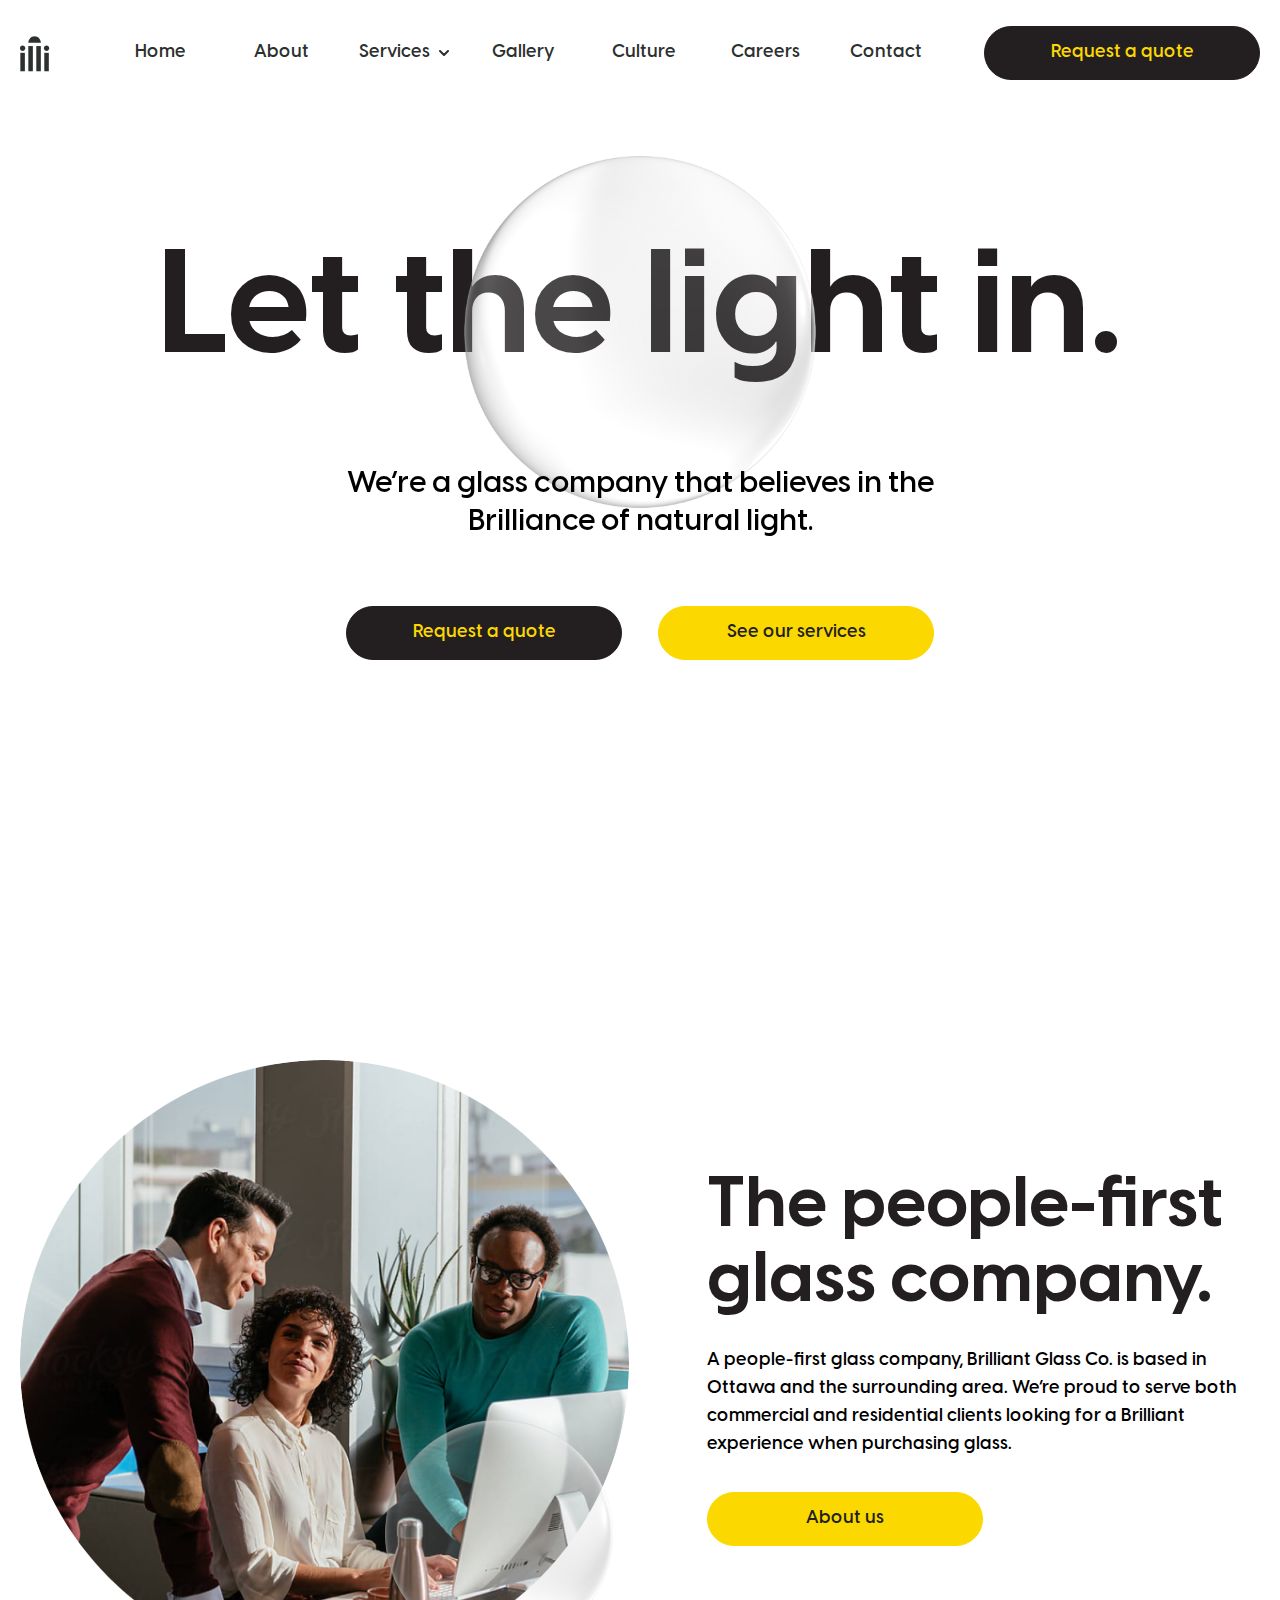
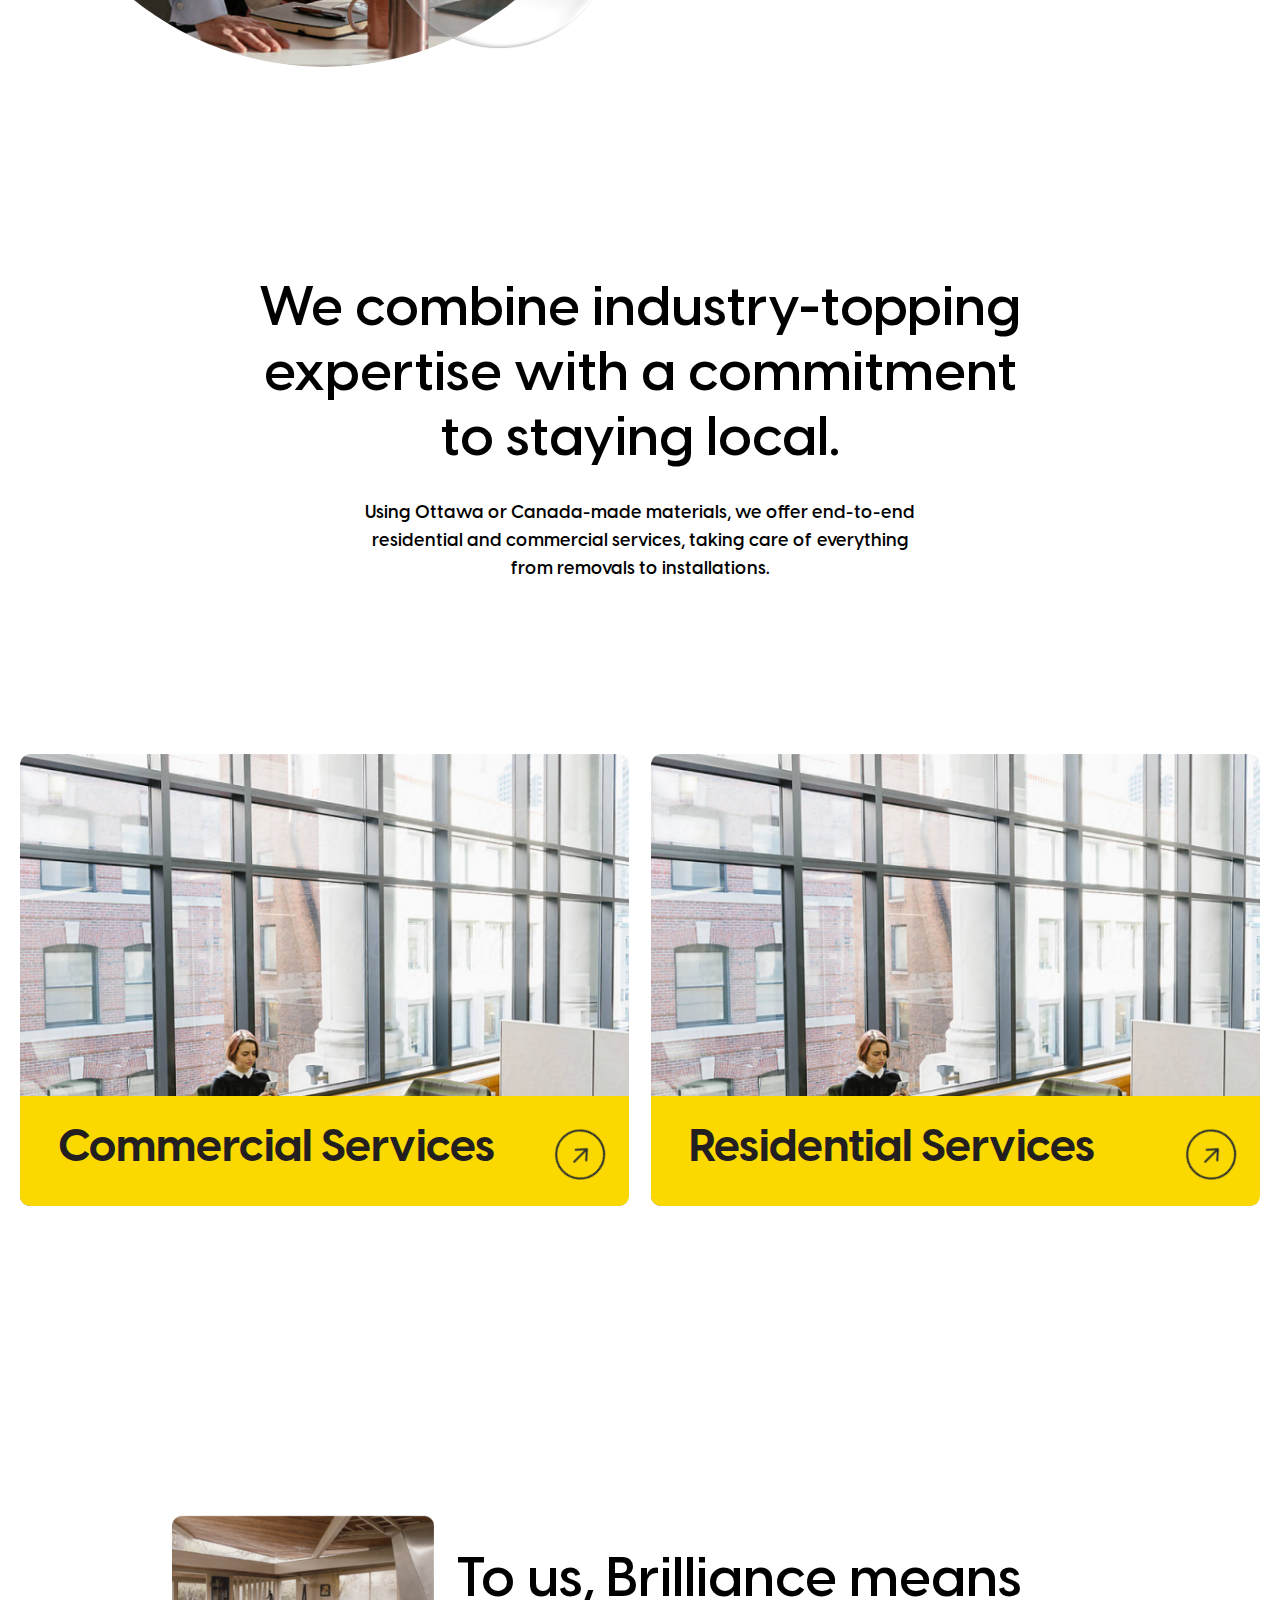
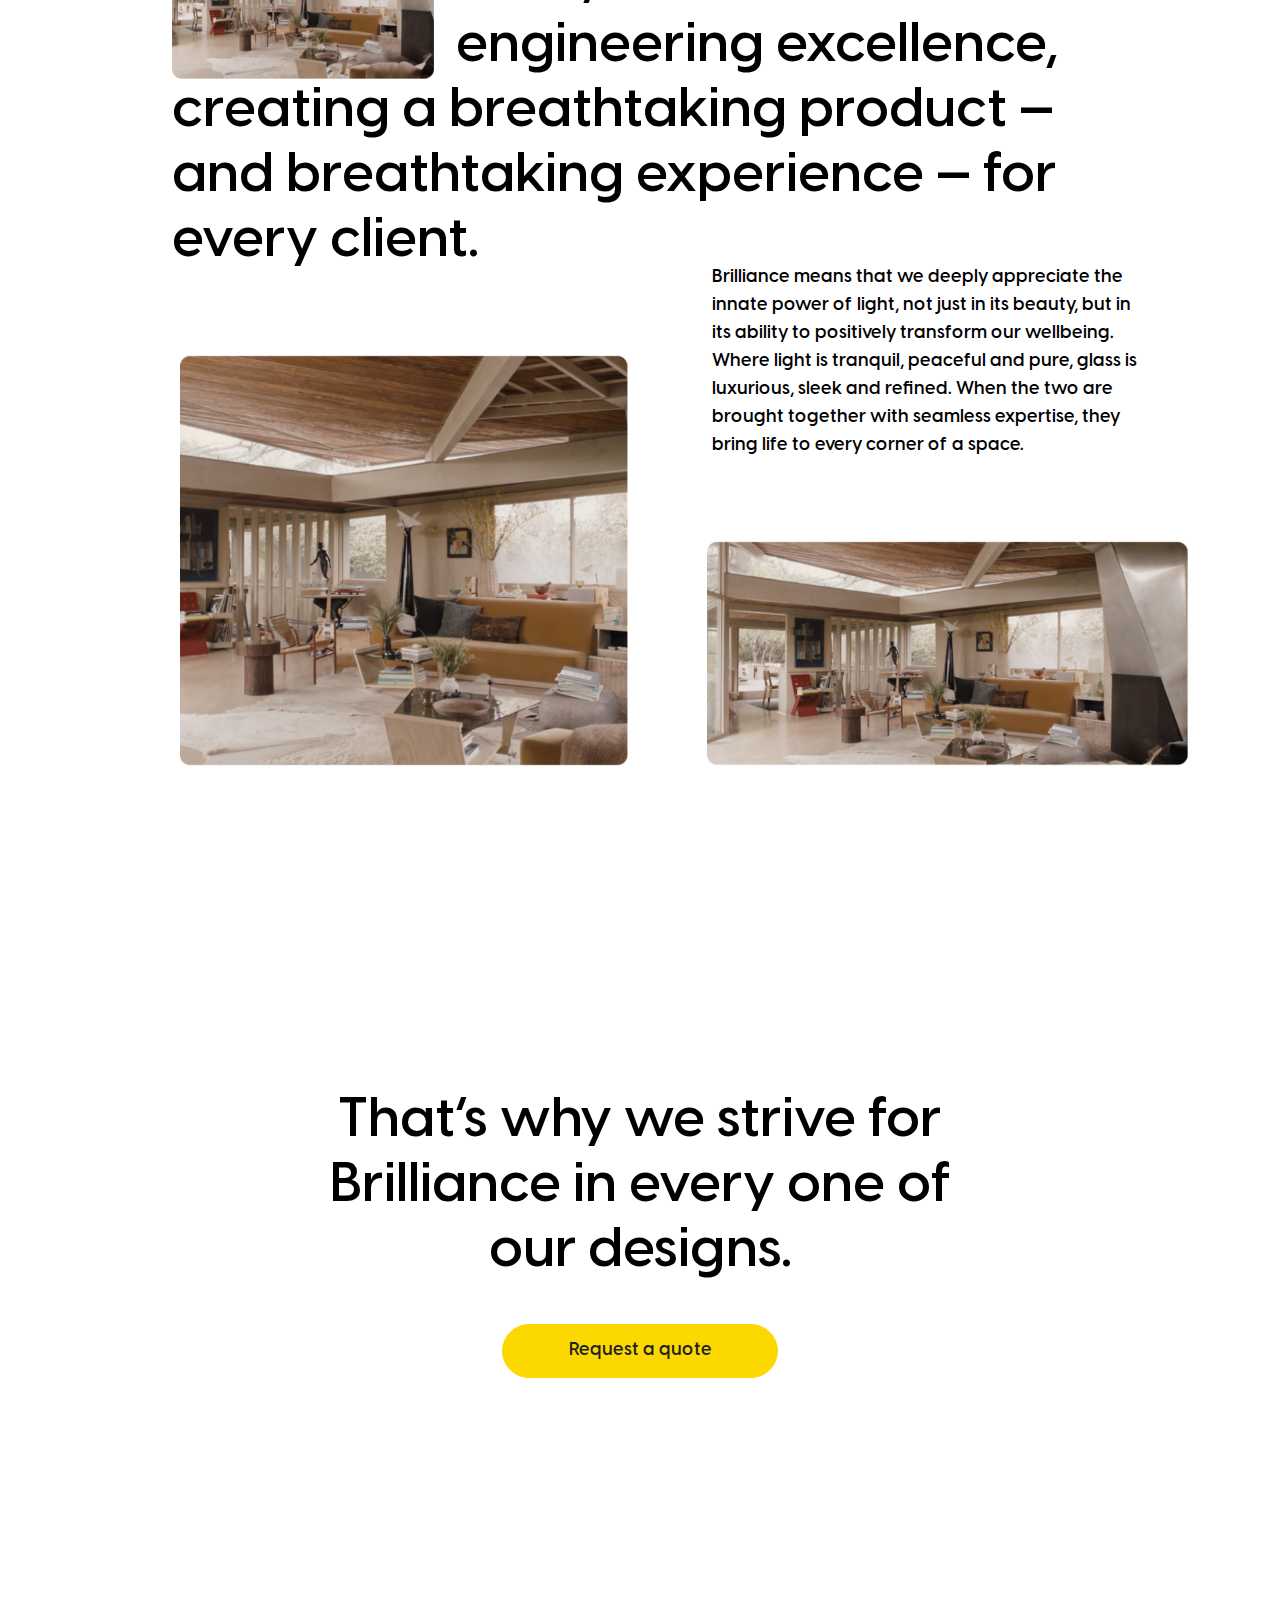
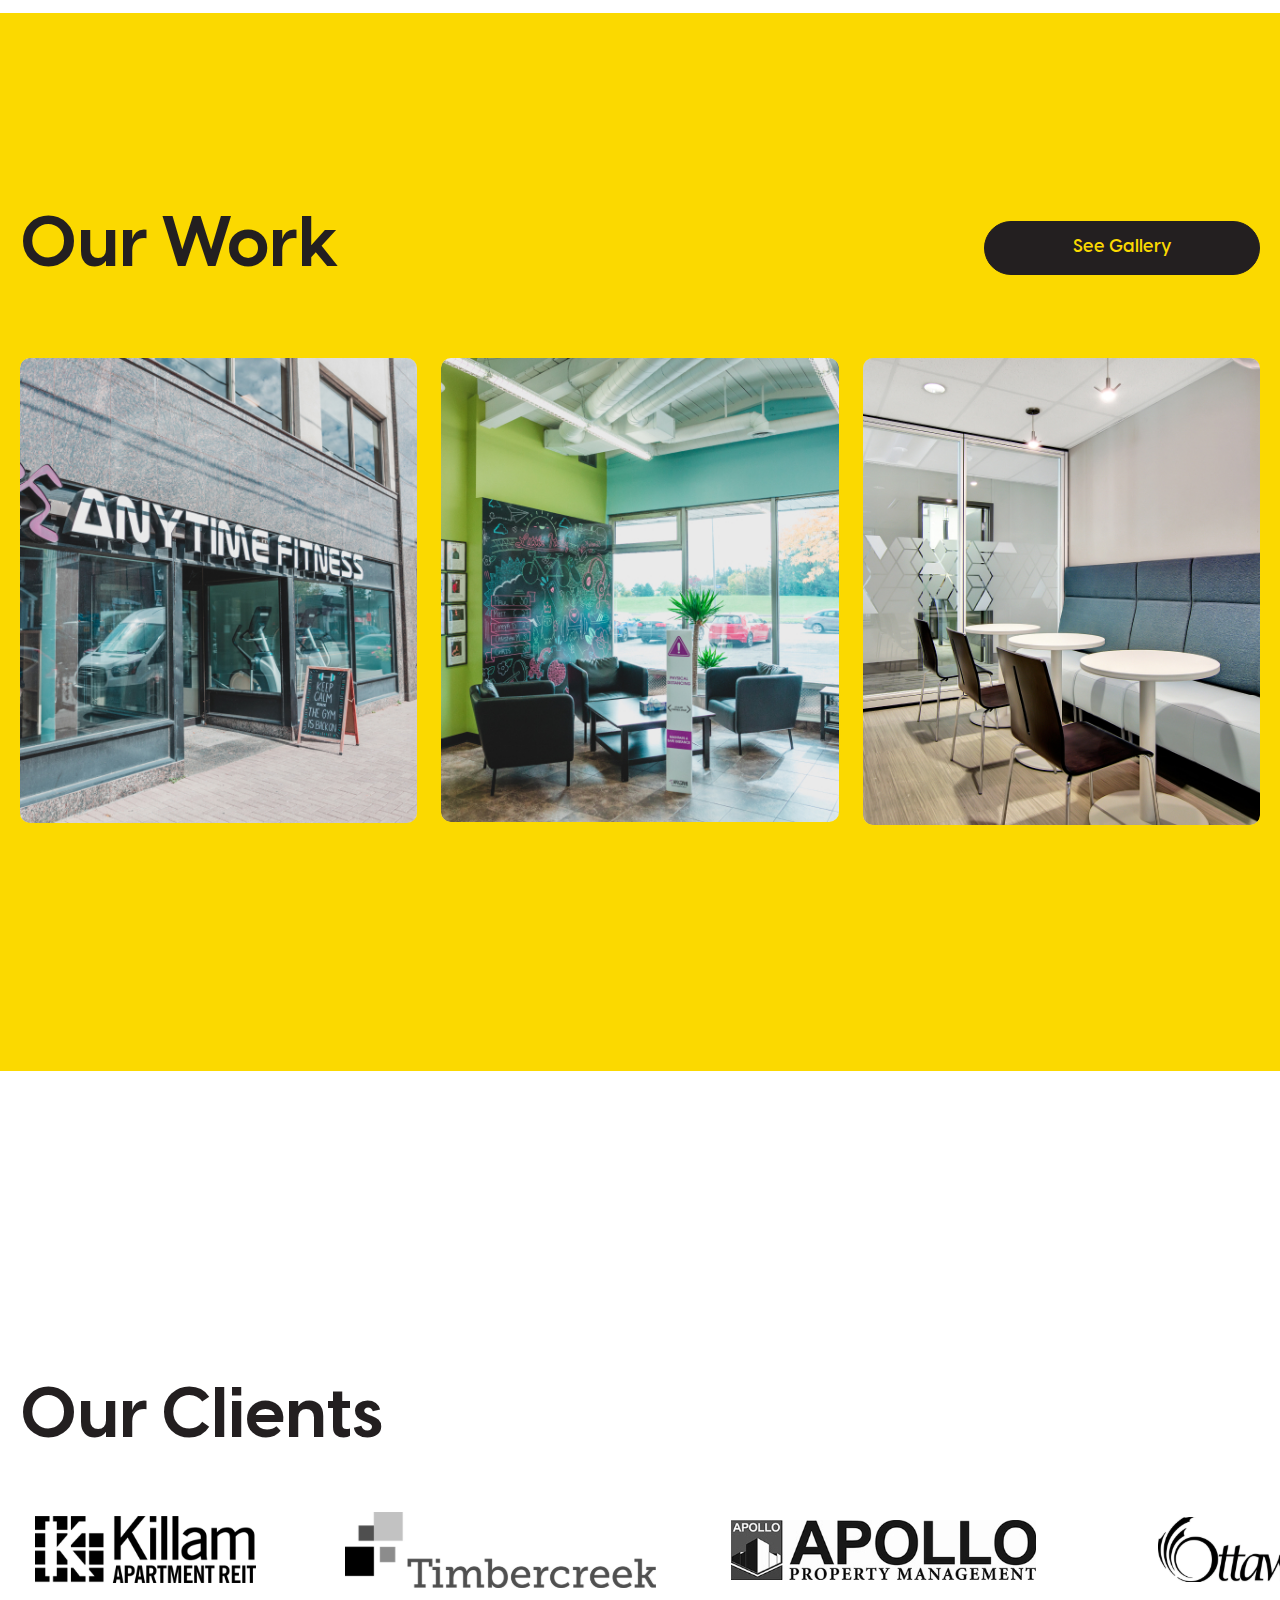
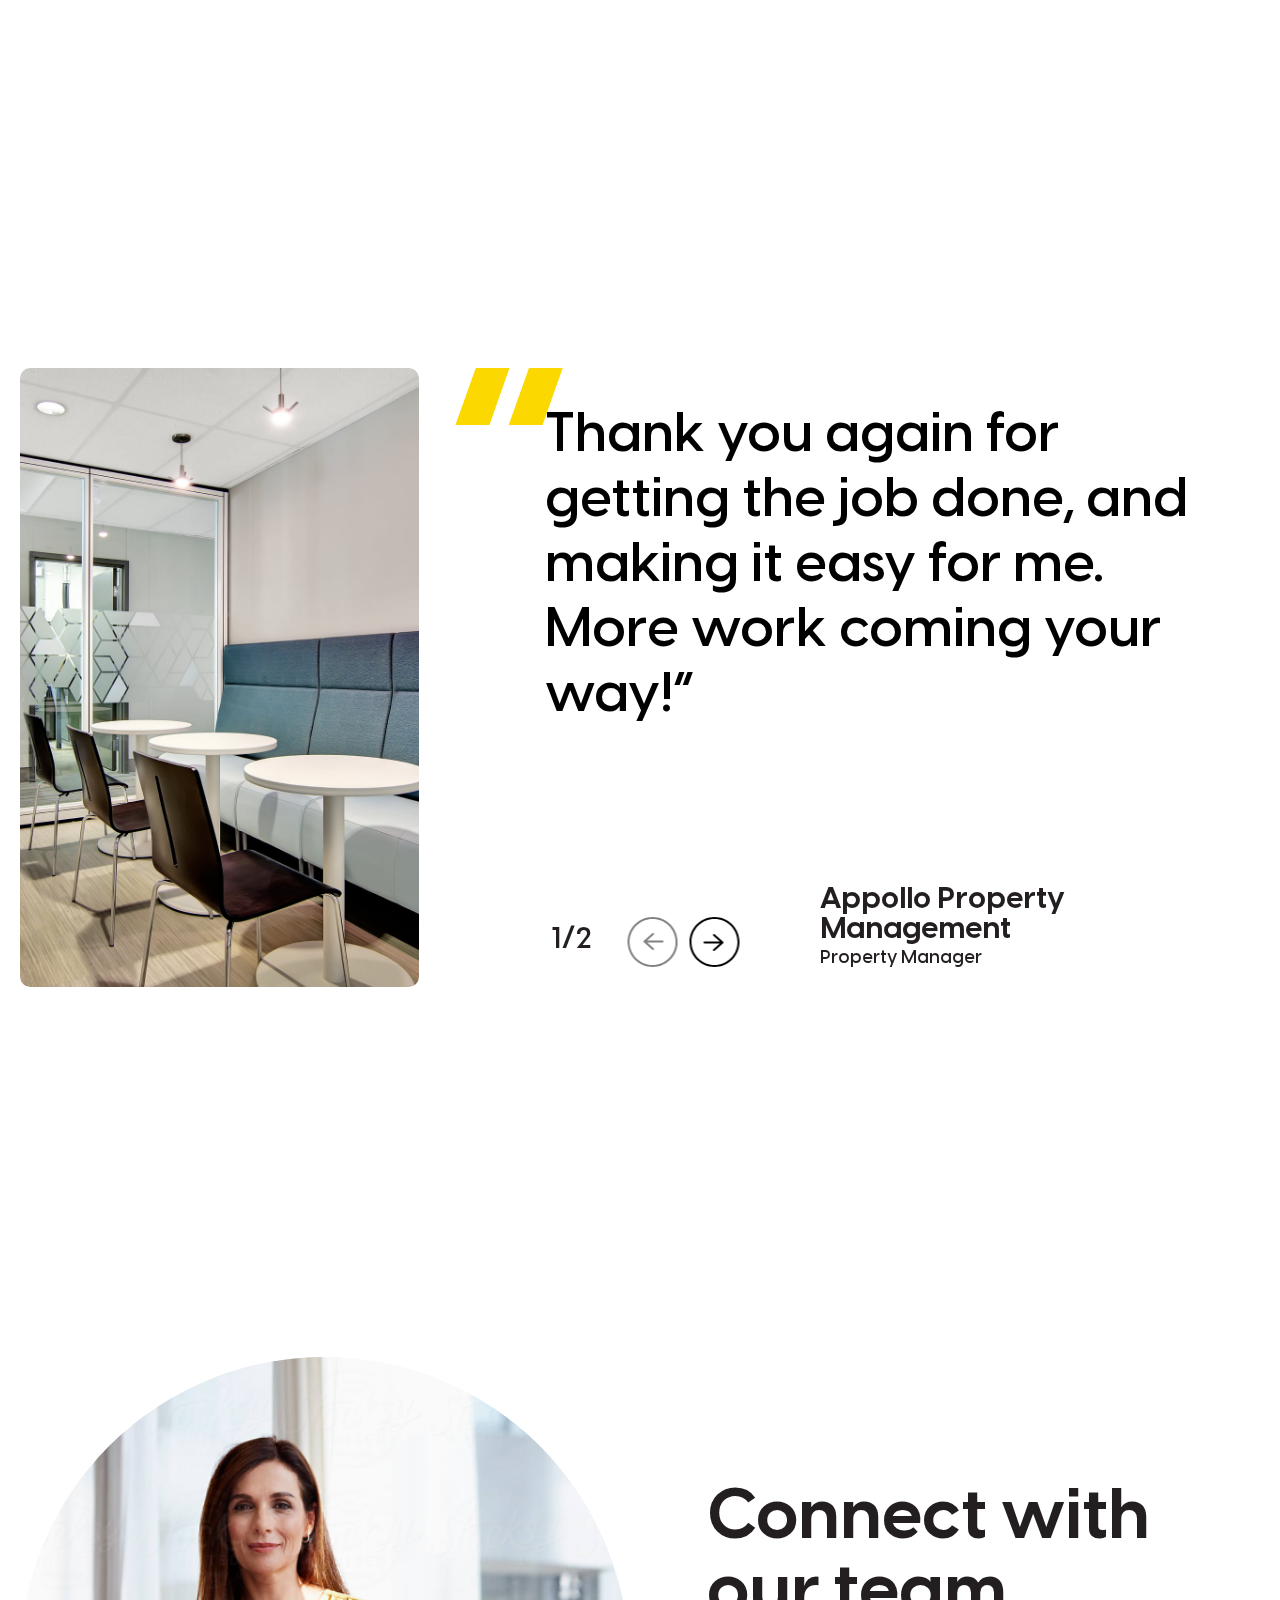
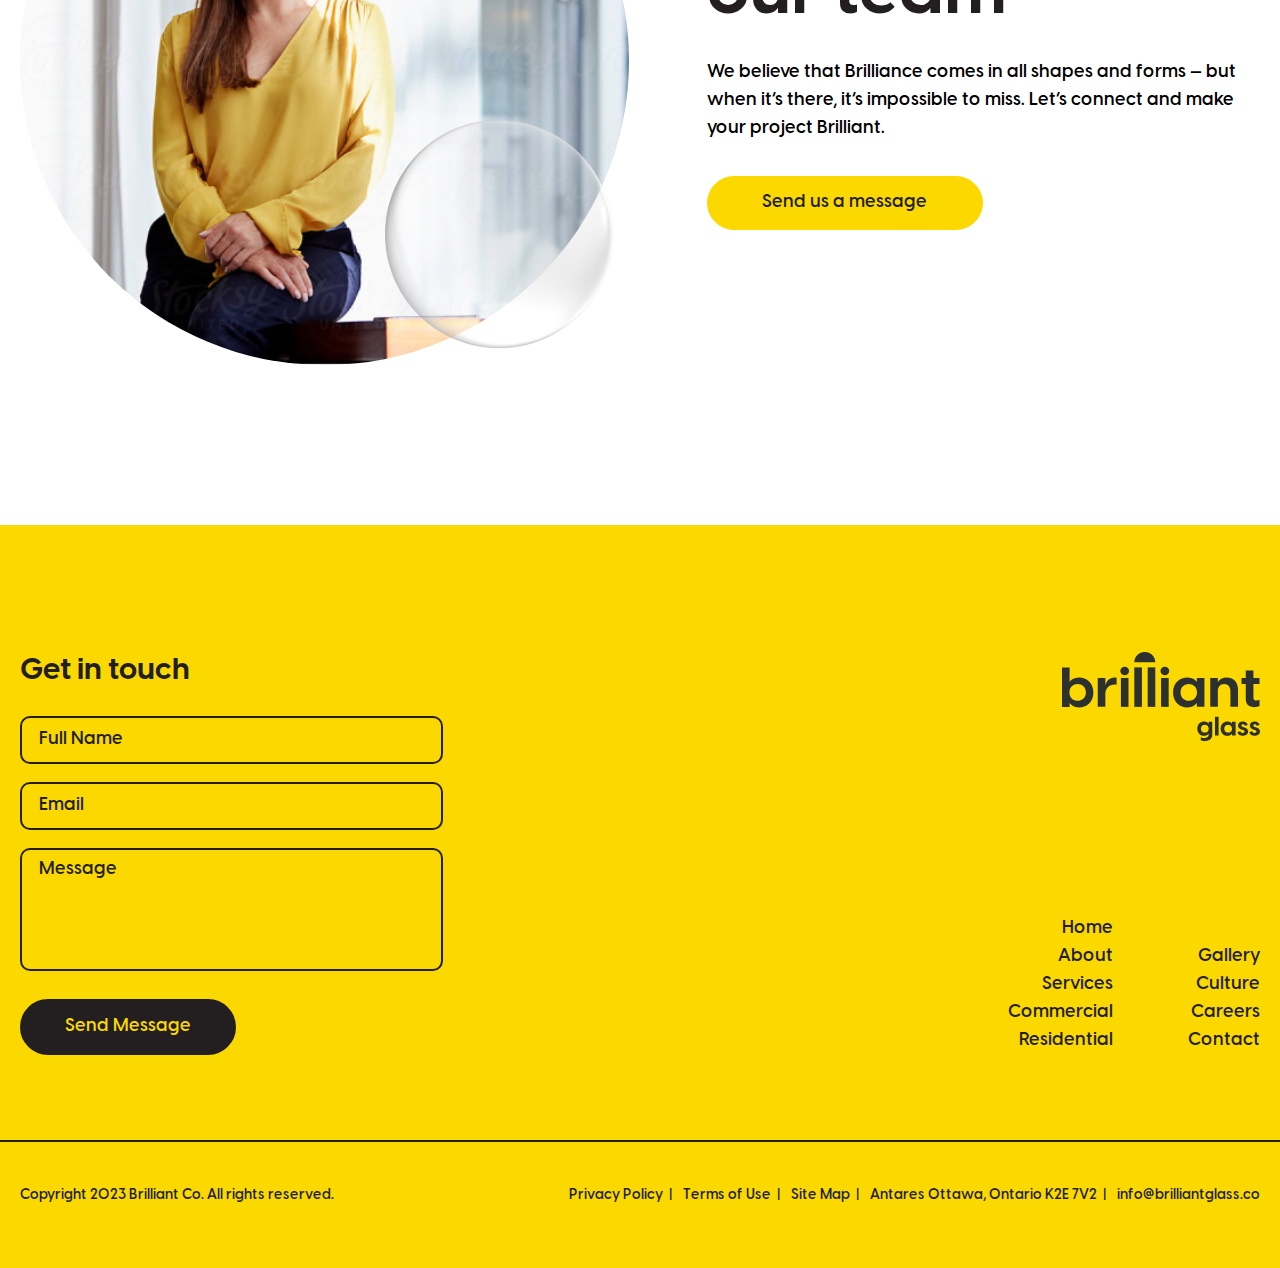
<file: index.html>
<!DOCTYPE html>
<html lang="en">

<head>
    <meta charset="utf-8">
    <meta name="viewport" content="width=device-width, minimum-scale=1.0, maximum-scale=1.0, initial-scale=1.0, user-scalable=no">
    <meta name="format-detection" content="telephone=no">
    <title> Brilliance | Home</title>

    <link type="text/css" rel="stylesheet" href="css/slick-theme.min.css">
    <link type="text/css" rel="stylesheet" href="css/slick.min.css">
    <link type="text/css" rel="stylesheet" href="css/swiper-bundle.min.css">
    <link type="text/css" rel="stylesheet" href="css/style.css">
</head>

<body>
    <main class="main-wrap">
        <!-- Beginning header section -->
        <header class="main-header-section">
            <div class="common-wrap clear">
                <div class="header-inner flex-box flex-vertical-align">
                    <div class="logo-wrap">
                        <a href="index.html" class="logo">
                            <img src="svgs/logo.svg" alt="" class="logo-black">
                            <img src="svgs/logo-white.svg" alt="" class="logo-white">
                        </a>
                    </div>
                    <div class="nav-wrap">
                        <div class="nav-inner flex flex-vertical-align">
                            <nav class="main-nav">
                                <ul>
                                    <li><a href="index.html">Home</a></li>
                                    <li><a href="#">About</a></li>
                                    <li>
                                        <a href="services-main.html">Services</a>
                                        <div class="suvnav">
                                            <ul>
                                                <li><a href="commercial-services.html">Commercial</a></li>
                                                <li><a href="residential-services.html">Residential</a></li>
                                            </ul>
                                        </div>
                                    </li>
                                    <li><a href="gallery.html">Gallery</a></li>
                                    <li><a href="#">Culture</a></li>
                                    <li><a href="#">Careers</a></li>
                                    <li><a href="contact.html">Contact</a></li>
                                </ul>
                            </nav>
                            <div class="header-btn">
                                <a href="https://docs.google.com/forms/d/e/1FAIpQLSd40sAzUj8a_yyrw50zxd5Hf6qUYn1TB32S7llr58v3ISFeOQ/viewform" target="_blank" class="btn bg-yellow"><span>Request a quote</span> <img src="svgs/long-arrow-right.svg" alt=""></a>
                            </div>
                        </div>
                        <div class="hamburger-trigger mobi tab">
                            <div></div>
                        </div>
                    </div>
                </div>
            </div>
        </header>
        <!-- //End header section -->

        <!-- Beginning main content section 
            ==================================== -->
        <section class="main-content-wrap gallery-page header-black ">
            <div class="hero-wrap flex flex-vertical-align">
                <div class="common-wrap">
                    <div class="hero-inner flex flex-horizontal-align">
                        <div class="hero-heading">
                            <h1>Let the light in.</h1>
                            <figure>
                                <img src="svgs/Glass-Ball.svg" alt="">
                            </figure>
                        </div>
                        <p>We’re a glass company that believes in the Brilliance of natural light.</p>
                        <div class="hero-btn-group flex flex-horizontal-align">
                            <a href="#" class="btn bg-black"><span>Request a quote</span> <img src="svgs/long-arrow-right.svg" alt=""> </a>
                            <a href="services-main.html" class="btn bg-yellow"><span>See our services</span> <img src="svgs/long-arrow-right.svg" alt=""> </a>
                        </div>
                    </div>
                </div>
            </div>
            <div class="left-right-wrap">
                <div class="common-wrap clear">
                    <div class="left-right-inner flex-box flex-vertical-align">
                        <div class="left-thumb">
                            <figure>
                                <img src="img/left-right-thumb.png" alt="">
                            </figure>
                            <div class="left-glass-shape">
                                <img src="svgs/Glass-Ball-small.svg" alt="">
                            </div>
                        </div>
                        <div class="right-content-wrap">
                            <h2>The people-first glass company.</h2>
                            <p>A people-first glass company, Brilliant Glass Co. is based in Ottawa and the surrounding area. We’re proud to serve both commercial and residential clients looking for a Brilliant experience when purchasing glass.</p>
                            <div class="right-content-btn">
                                <a href="#" class="btn bg-yellow"><span>About us</span> <img src="svgs/long-arrow-right.svg" alt=""></a>
                            </div>
                        </div>
                    </div>
                </div>
            </div>
            <div class="service-block-wrap">
                <div class="common-wrap clear">
                    <div class="service-block-title flex flex-horizontal-align">
                        <h3>We combine industry-topping expertise with a commitment to staying local.</h3>
                        <p>Using Ottawa or Canada-made materials, we offer end-to-end residential and commercial services, taking care of everything from removals to installations.</p>
                    </div>
                    <div class="service-block-item-wrap flex-box">
                        <div class="service-block-item">
                            <figure>
                                <img src="img/service-block-image-1.png" alt="">
                            </figure>
                            <div class="service-block-item-content">
                                <h4>Commercial Services</h4>
                                <ul>
                                    <li>Curtain Wall</li>
                                    <li>Storefronts &amp; Entrance Systems</li>
                                    <li>Glazing (Interior &amp; Exterior)</li>
                                    <li>Architectural Films, Tints &amp; Coatings</li>
                                </ul>
                                <a href="commercial-services.html"><img src="svgs/circle-arrow-right.svg" alt=""></a>
                            </div>
                        </div>
                        <div class="service-block-item">
                            <figure>
                                <img src="img/service-block-image-1.png" alt="">
                            </figure>
                            <div class="service-block-item-content">
                                <h4>Residential Services</h4>
                                <ul>
                                    <li>Curtain Wall</li>
                                    <li>Storefronts &amp; Entrance Systems</li>
                                    <li>Glazing (Interior &amp; Exterior)</li>
                                    <li>Architectural Films, Tints &amp; Coatings</li>
                                </ul>
                                <a href="residential-services.html"><img src="svgs/circle-arrow-right.svg" alt=""></a>
                            </div>
                        </div>
                    </div>
                </div>
            </div>
            <div class="brilliance-means-wrap">
                <div class="common-wrap clear">
                    <div class="brilliance-means-inner">
                        <div class="brilliance-means-title">
                            <figure>
                                <img src="img/brilliance-means-1.jpg" alt="">
                            </figure>
                            <h3>To us, Brilliance means engineering excellence, creating a breathtaking product — and breathtaking experience — for every client.</h3>
                            <p>Brilliance means that we deeply appreciate the innate power of light, not just in its beauty, but in its ability to positively transform our wellbeing. Where light is tranquil, peaceful and pure, glass is luxurious, sleek and refined. When the two are brought together with seamless expertise, they bring life to every corner of a space.</p>
                        </div>
                        <div class="brilliance-means-thumb-wrap flex-box">
                            <div class="brilliance-means-thumb">
                                <figure>
                                    <img src="img/brilliance-means-2.jpg" alt="">
                                </figure>
                            </div>
                            <div class="brilliance-means-thumb">
                                <figure>
                                    <img src="img/brilliance-means-3.jpg" alt="">
                                </figure>
                            </div>
                        </div>
                    </div>
                </div>
            </div>
            <div class="request-quote-wrap">
                <div class="request-quote-inner flex flex-horizontal-align">
                    <h3>That’s why we strive for Brilliance in every one of our designs.</h3>
                    <div class="request-quote-btn flex flex-horizontal-align">
                        <a href="#" class="btn bg-yellow"><span>Request a quote</span> <img src="svgs/long-arrow-right.svg" alt=""></a>
                    </div>
                </div>
            </div>
            <div class="our-wrok-wrap">
                <div class="common-wrap clear">
                    <div class="our-wrok-inner flex">
                        <div class="our-wrok-title-wrap flex">
                            <div class="our-wrok-title">
                                <h2>Our Work</h2>
                            </div>
                            <div class="our-wrok-btn desk">
                                <a href="gallery.html" class="btn bg-black"><span>See Gallery</span></a>
                            </div>
                        </div>
                        <div class="our-wrok-item-wrap swiper mySwiper flex">
                            <div class="swiper-wrapper">
                                <div class="our-wrok-item swiper-slide">
                                    <figure>
                                        <img src="img/work-1.jpg" alt="our-wrok-item">
                                    </figure>
                                </div>
                                <div class="our-wrok-item swiper-slide">
                                    <figure>
                                        <img src="img/work-2.jpg" alt="our-wrok-item">
                                    </figure>
                                </div>
                                <div class="our-wrok-item swiper-slide">
                                    <figure>
                                        <img src="img/work-3.jpg" alt="our-wrok-item">
                                    </figure>
                                </div>
                                <div class="our-wrok-item swiper-slide">
                                    <figure>
                                        <img src="img/work-1.jpg" alt="our-wrok-item">
                                    </figure>
                                </div>
                            </div>
                            <div class="slider-arrows flex mobi">
                                <div class="slider-arrow slider-arrow-left swiper-button-prev">
                                    <img src="svgs/slider-arrow.svg" alt="slider-arrow">
                                </div>
                                <div class="slider-arrow slider-arrow-right swiper-button-next">
                                    <img src="svgs/slider-arrow.svg" alt="slider-arrow">
                                </div>
                            </div>
                        </div>
                        <div class="our-wrok-btn mobi">
                            <a href="gallery.html" class="btn bg-black"><span>See Gallery</span></a>
                        </div>
                    </div>
                </div>
            </div>
            <div class="our-clients-wrap">
                <div class="common-wrap clear">
                    <div class="our-clients-inner flex">
                        <div class="our-clients-title">
                            <h2>Our Clients</h2>
                        </div>
                        <div class="our-clients-item-wrap flex">
                            <div class="our-clients-item">
                                <img src="svgs/apollo-logo.svg" alt="apollo-logo">
                            </div>
                            <div class="our-clients-item">
                                <img src="svgs/ottawa.svg" alt="ottawa">
                            </div>
                            <div class="our-clients-item">
                                <img src="svgs/killam.svg" alt="killam">
                            </div>
                            <div class="our-clients-item">
                                <img src="svgs/Timbercreek.svg" alt="Timbercreek">
                            </div>
                        </div>
                    </div>
                </div>
            </div>
            <div class="testimonial-wrap">
                <div class="common-wrap clear">
                    <div class="testimonial-inner flex">
                        <div class="testimonial-item-wrap">
                            <div class="testimonial-item">
                                <div class="testimonial-item-inner flex">
                                    <div class="testimonial-item-thumb">
                                        <figure>
                                            <img src="img/testimonial-item-thumb.jpg" alt="testimonial-item-thumb">
                                        </figure>
                                    </div>
                                    <div class="testimonial-item-content-wrap flex">
                                        <div class="testimonial-item-content">
                                            <h3>Thank you again for getting the job done, and making it easy for me. More work coming your way!”</h3>
                                        </div>
                                        <div class="testimonial-author-wrap flex">
                                            <div class="testimonial-author">
                                                <h5>Appollo Property Management</h5>
                                                <span>Property Manager</span>
                                            </div>
                                        </div>
                                    </div>
                                </div>
                            </div>
                            <div class="testimonial-item">
                                <div class="testimonial-item-inner flex">
                                    <div class="testimonial-item-thumb">
                                        <figure>
                                            <img src="img/testimonial-item-thumb.jpg" alt="testimonial-item-thumb">
                                        </figure>
                                    </div>
                                    <div class="testimonial-item-content-wrap flex">
                                        <div class="testimonial-item-content">
                                            <h3>Thank you again for getting the job done, and making it easy for me. More work coming your way!”</h3>
                                        </div>
                                        <div class="testimonial-author-wrap flex">
                                            <div class="testimonial-author">
                                                <h5>Appollo Property Management</h5>
                                                <span>Property Manager</span>
                                            </div>
                                        </div>
                                    </div>
                                </div>
                            </div>
                        </div>
                        <div class="testimonial-counter-and-arrow flex">
                            <div class="slider-arrows flex">
                                <div class="slider-arrow slider-arrow-left slick-prev">
                                    <img src="svgs/slider-arrow.svg" alt="slider-arrow">
                                </div>
                                <div class="slider-arrow slider-arrow-right slick-next">
                                    <img src="svgs/slider-arrow.svg" alt="slider-arrow">
                                </div>
                            </div>
                        </div>
                    </div>
                </div>
            </div>
            <div class="left-right-wrap">
                <div class="common-wrap clear">
                    <div class="left-right-inner flex-box flex-vertical-align">
                        <div class="left-thumb">
                            <figure>
                                <img src="img/left-right-thumb-2.jpg" alt="">
                            </figure>
                            <div class="left-glass-shape">
                                <img src="svgs/Glass-Ball-small.svg" alt="">
                            </div>
                        </div>
                        <div class="right-content-wrap">
                            <h2>Connect with our team</h2>
                            <p>We believe that Brilliance comes in all shapes and forms —&nbsp;but when it’s there, it’s impossible to miss. Let’s connect and make your project Brilliant.</p>
                            <div class="right-content-btn">
                                <a href="#" class="btn bg-yellow"><span>Send us a message</span> <img src="svgs/long-arrow-right.svg" alt=""></a>
                            </div>
                        </div>
                    </div>
                </div>
            </div>
        </section>
        <!-- //End main content section -->

        <!-- Beginning footer section-->
        <footer class="main-footer-section">
            <div class="common-wrap clear">
                <div class="footer-inner flex">
                    <div class="footer-main flex">
                        <div class="footer-newsletter-wrap">
                            <div class="footer-logo mobi">
                                <a href="index.html"><img src="svgs/footer-logo.svg" alt="footer-logo"></a>
                            </div>
                            <h5>Get in touch</h5>
                            <form action="#">
                                <div class="input-row-wrap flex">
                                    <div class="input-row">
                                        <input type="text" placeholder="Full Name">
                                    </div>
                                    <div class="input-row">
                                        <input type="email" placeholder="Email">
                                    </div>
                                    <div class="input-row">
                                        <textarea placeholder="Message"></textarea>
                                    </div>
                                    <div class="input-row">
                                        <input type="submit" value="Send Message">
                                    </div>
                                </div>
                            </form>
                        </div>
                        <div class="footer-content-wrap flex">
                            <div class="footer-logo desk">
                                <a href="index.html"><img src="svgs/footer-logo.svg" alt="footer-logo"></a>
                            </div>
                            <div class="footer-widget-wrap flex">
                                <div class="footer-widget">
                                    <ul>
                                        <li><a href="index.html">Home</a></li>
                                        <li><a href="#">About</a></li>
                                        <li><a href="services-main.html">Services</a></li>
                                        <li><a href="commercial-services.html">Commercial</a></li>
                                        <li><a href="residential-services.html">Residential</a></li>
                                    </ul>
                                </div>
                                <div class="footer-widget">
                                    <ul>
                                        <li><a href="gallery.html">Gallery</a></li>
                                        <li><a href="#">Culture</a></li>
                                        <li><a href="#">Careers</a></li>
                                        <li><a href="contact.html">Contact</a></li>
                                    </ul>
                                </div>
                            </div>
                        </div>
                    </div>
                    <div class="footer-bottom flex">
                        <div class="footer-copyright">
                            <p>Copyright 2023 Brilliant Co. All rights reserved.</p>
                        </div>
                        <div class="footer-nav">
                            <ul>
                                <li><a href="#">Privacy Policy</a></li>
                                <li><a href="#">Terms of Use</a></li>
                                <li><a href="#">Site Map</a></li>
                                <li><a href="#">Antares Ottawa, Ontario K2E 7V2</a></li>
                                <li><a href="mailto:info@brilliantglass.co">info@brilliantglass.co</a></li>
                            </ul>
                        </div>
                    </div>
                </div>
            </div>
        </footer>
        <!-- //End main footer section -->
    </main>

    <script type="text/javascript" src="js/jquery-3.5.1.min.js"></script>
    <script type="text/javascript" src="js/slick.min.js"></script>
    <script type="text/javascript" src="js/swiper-bundle.min.js"></script>
    <script type="text/javascript" src="js/common-scripts.js" defer></script>
</body>

</html>
</file>
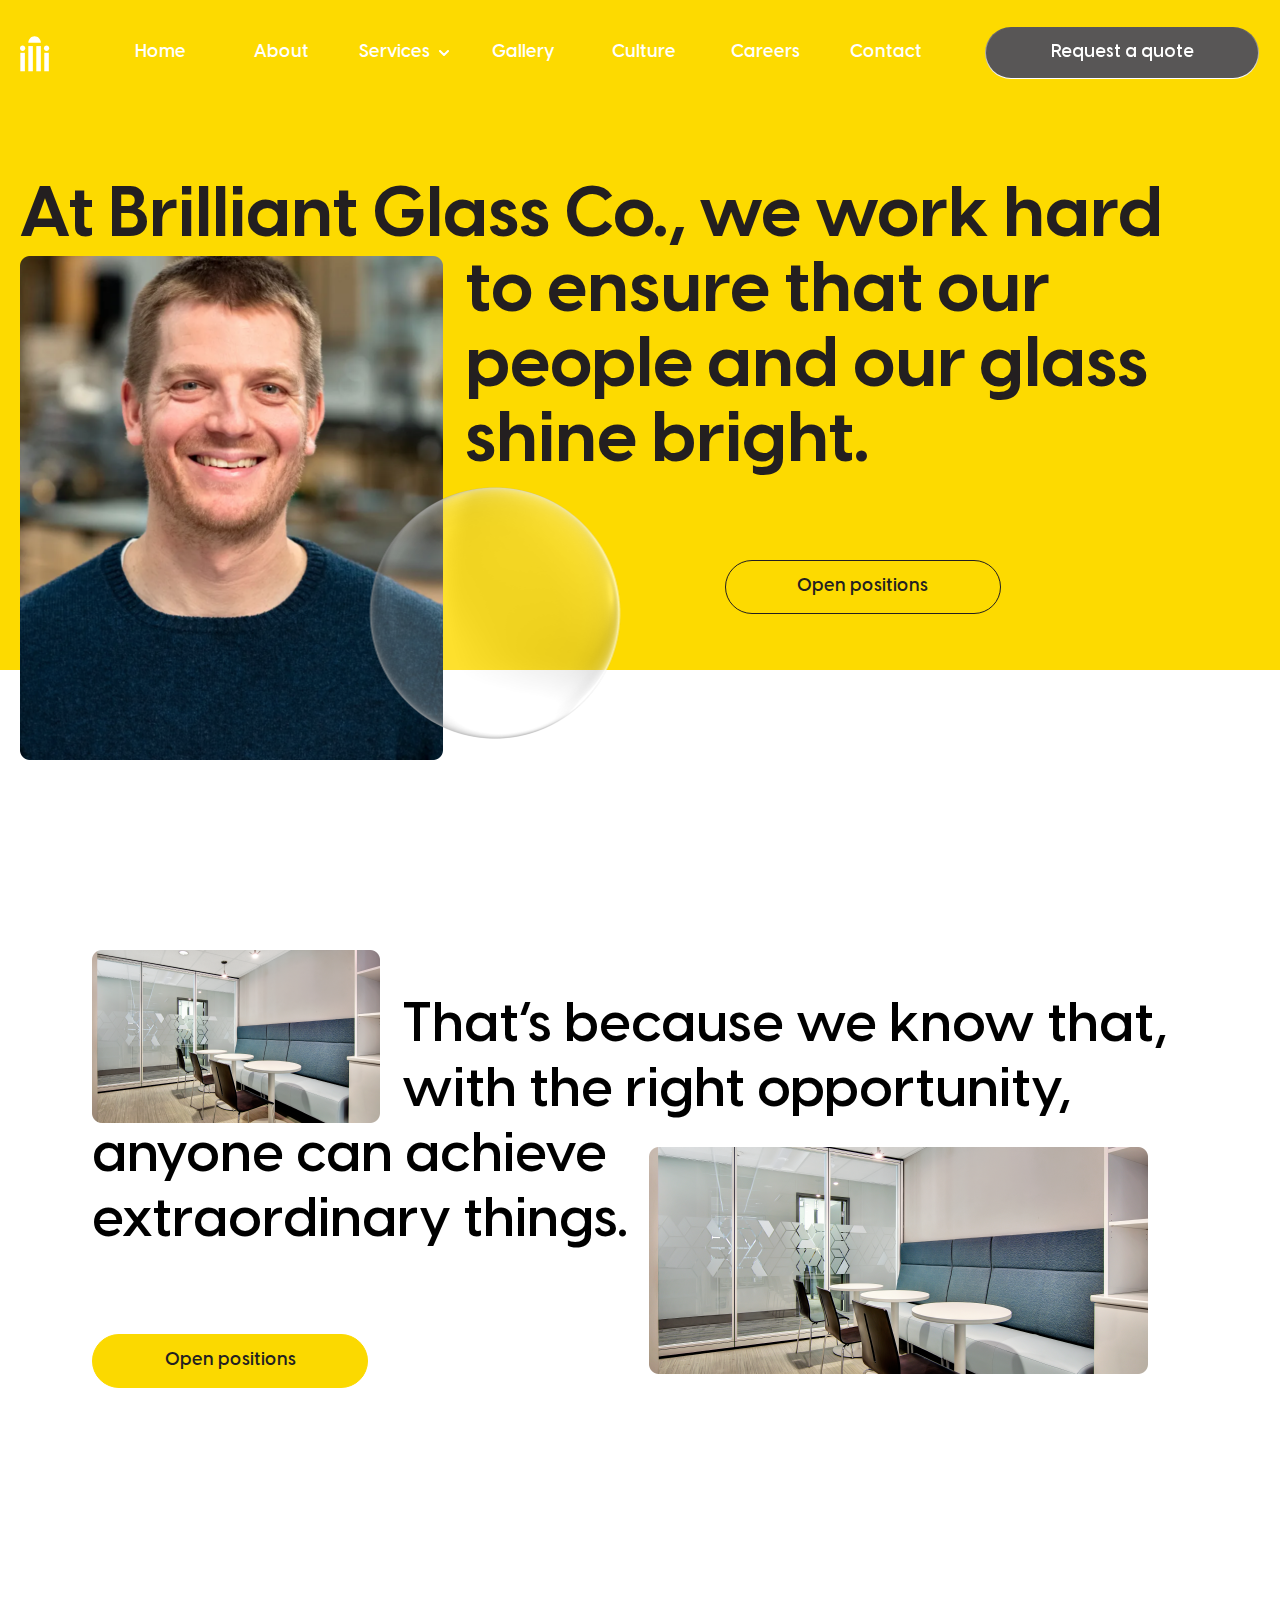
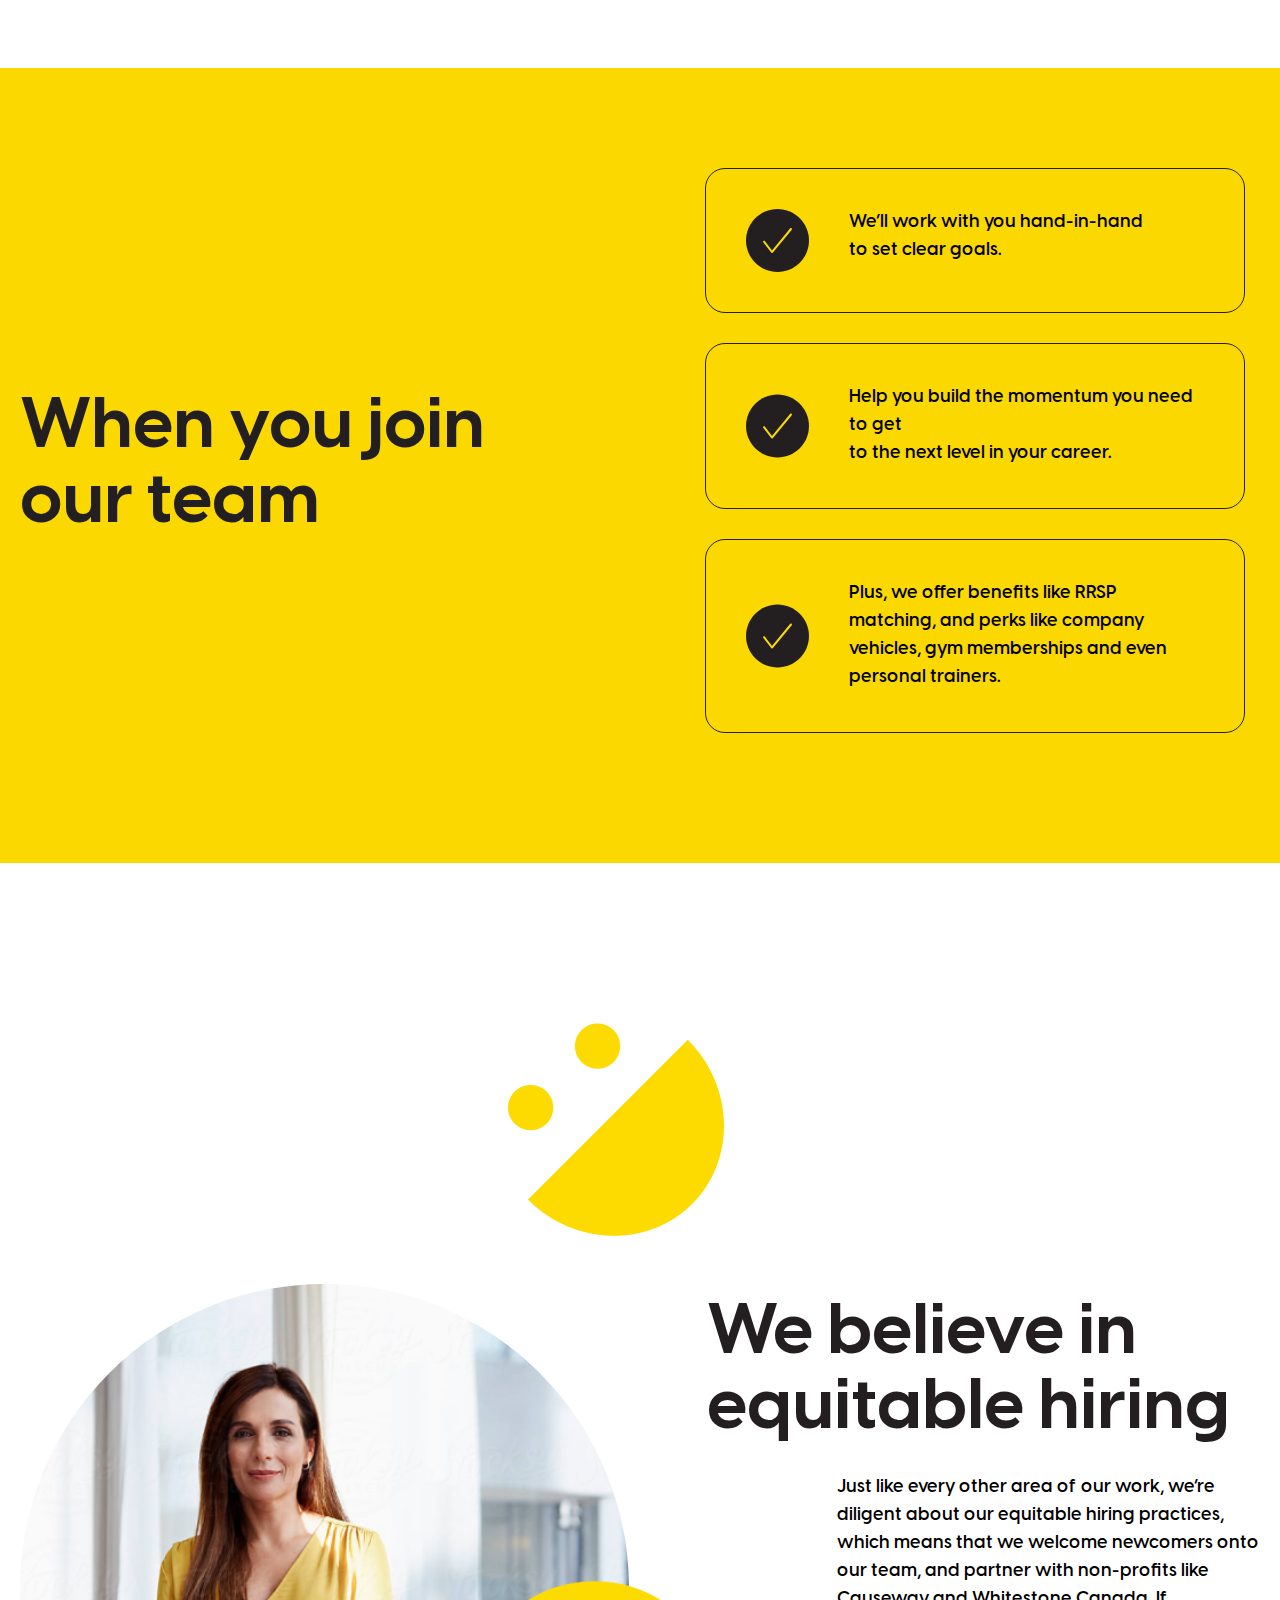
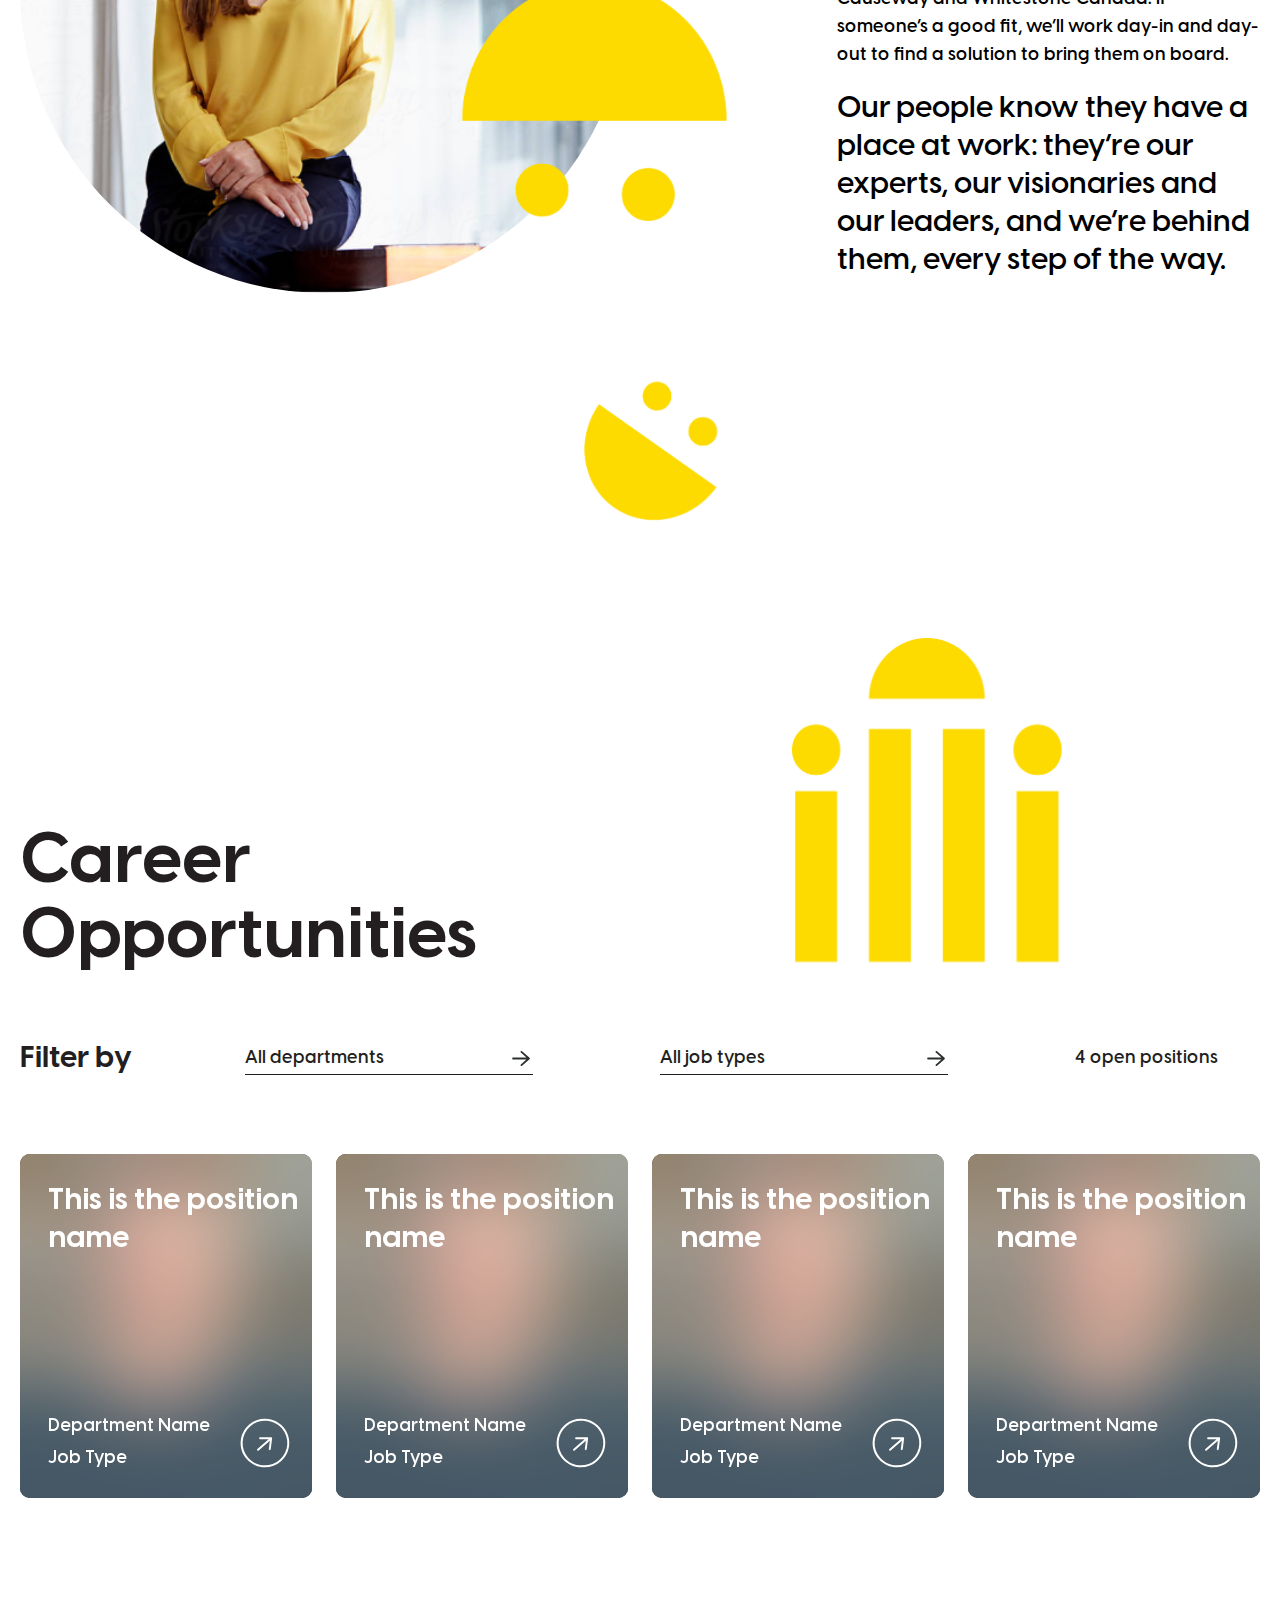
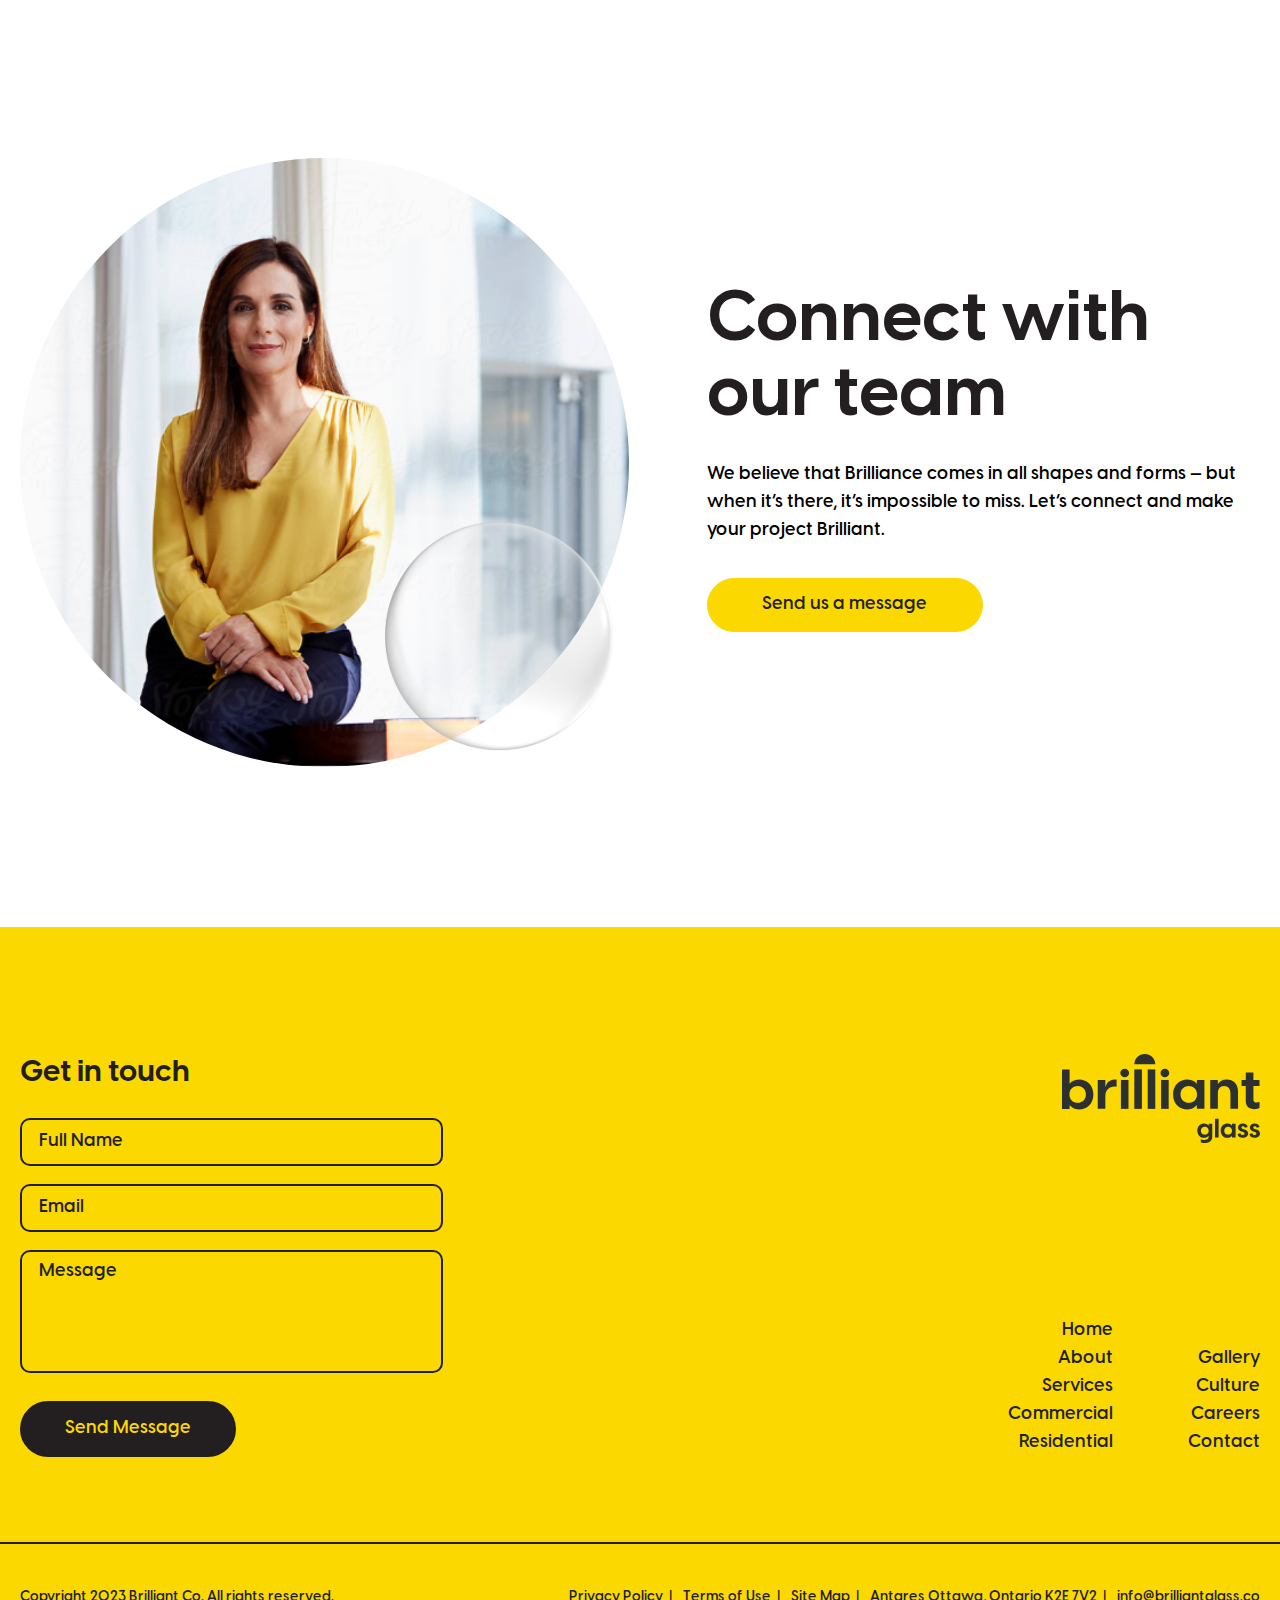
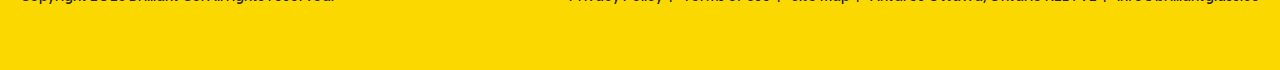
<file: careers.html>
<!DOCTYPE html>
<html lang="en">

<head>
    <meta charset="utf-8">
    <meta name="viewport"
        content="width=device-width, minimum-scale=1.0, maximum-scale=1.0, initial-scale=1.0, user-scalable=no">
    <meta name="format-detection" content="telephone=no">
    <title> Brilliance | Careers</title>

    <link type="text/css" rel="stylesheet" href="css/slick-theme.min.css">
    <link type="text/css" rel="stylesheet" href="css/slick.min.css">
    <link type="text/css" rel="stylesheet" href="css/swiper-bundle.min.css">
    <link type="text/css" rel="stylesheet" href="css/style.css">
</head>

<body>
    <main class="main-wrap">
        <!-- Beginning header section -->
        <header class="main-header-section">
            <div class="common-wrap clear">
                <div class="header-inner flex-box flex-vertical-align">
                    <div class="logo-wrap">
                        <a href="index.html" class="logo">
                            <img src="svgs/logo.svg" alt="" class="logo-black">
                            <img src="svgs/logo-white.svg" alt="" class="logo-white">
                        </a>
                    </div>
                    <div class="nav-wrap">
                        <div class="nav-inner flex flex-vertical-align">
                            <nav class="main-nav">
                                <ul>
                                    <li><a href="index.html">Home</a></li>
                                    <li><a href="#">About</a></li>
                                    <li>
                                        <a href="services-main.html">Services</a>
                                        <div class="suvnav">
                                            <ul>
                                                <li><a href="commercial-services.html">Commercial</a></li>
                                                <li><a href="residential-services.html">Residential</a></li>
                                            </ul>
                                        </div>
                                    </li>
                                    <li><a href="gallery.html">Gallery</a></li>
                                    <li><a href="#">Culture</a></li>
                                    <li><a href="#">Careers</a></li>
                                    <li><a href="contact.html">Contact</a></li>
                                </ul>
                            </nav>
                            <div class="header-btn">
                                <a href="https://docs.google.com/forms/d/e/1FAIpQLSd40sAzUj8a_yyrw50zxd5Hf6qUYn1TB32S7llr58v3ISFeOQ/viewform"
                                    target="_blank" class="btn bg-yellow"><span>Request a quote</span> <img
                                        src="svgs/long-arrow-right.svg" alt=""></a>
                            </div>
                        </div>
                        <div class="hamburger-trigger mobi tab">
                            <div></div>
                        </div>
                    </div>
                </div>
            </div>
        </header>
        <!-- //End header section -->

        <!-- Beginning main content section 
            ==================================== -->
        <section class="main-content-wrap secondary-header service-page">

            <div class="careers-hero-wrap">
                <div class="common-wrap clear">
                    <div class="careers-hero-inner flex">

                        <div class="brilliance-means-title">
                            <figure>
                                <img src="img/career/hero-thumb.png" alt="">
                                <img class="inner-img" src="img/career/Glass-Ball.png">
                            </figure>
                            <h2>At Brilliant Glass Co., we work hard <br>to ensure that our people and our glass shine
                                bright.</h2>
                            <div class="hero-bottom-btn">
                                <a href="#" class="btn bg-transparent"><span>Open positions</span> <img
                                        src="svgs/long-arrow-right.svg" alt=""></a>
                            </div>
                        </div>
                    </div>
                </div>

            </div>

            <div class="right-opportunity-wrap">
                <div class="common-wrap clear">
                    <div class="right-opportunity-inner">
                        <div class="brilliance-means-title">
                            <figure>
                                <img src="img/career/small-img.png" alt="">
                            </figure>
                            <figure class="large-img">
                                <img src="img/career/large-img.png" alt="">
                            </figure>
                            <h3> That’s because we know that, with the right opportunity, anyone can achieve
                                extraordinary things. </h3>
                            <div class="hero-bottom-btn">
                                <a href="#" class="btn bg-yellow"><span>Open positions</span> <img
                                        src="svgs/long-arrow-right.svg" alt=""></a>
                            </div>
                        </div>
                    </div>
                </div>
            </div>

            <div class="join-our-team-wrap">
                <div class="common-wrap clear">
                    <div class="join-inner">
                        <div class="join-content">
                            <h2>When you join our team</h2>
                        </div>
                        <div class="join-info">
                            <div class="join-list-item">
                                <img src="svgs/carrere/arrow-checked.svg">
                                <div class="right-text">
                                    <p>We’ll work with you hand-in-hand<br> to set clear goals.</p>
                                </div>
                            </div>
                            <div class="join-list-item">
                                <img src="svgs/carrere/arrow-checked.svg">
                                <div class="right-text">
                                    <p>Help you build the momentum you need to get <br>to the next level in your career.
                                    </p>
                                </div>
                            </div>
                            <div class="join-list-item">
                                <img src="svgs/carrere/arrow-checked.svg">
                                <div class="right-text">
                                    <p>Plus, we offer benefits like RRSP matching, and perks like company vehicles, gym
                                        memberships and even personal trainers. </p>
                                </div>
                            </div>
                        </div>
                    </div>
                </div>
            </div>

            <div class="left-right-wrap we-believe-wrap">
                <div class="common-wrap clear">
                    <div class="we-believe-info">
                        <div class="top-icon">
                            <img src="img/career/smile-2.png">
                        </div>

                        <div class="left-right-inner flex-box flex-vertical-align">

                            <div class="left-thumb">
                                <figure>
                                    <img src="img/left-right-thumb-2.jpg" alt="">
                                </figure>
                                <div class="left-glass-shape">
                                    <img src="img/career/smile-1.png" alt="">
                                </div>
                            </div>
                            <div class="right-content-wrap">
                                <h2>We believe in equitable hiring</h2>
                                <div class="right-place-text">
                                    <p>Just like every other area of our work, we’re diligent about our equitable hiring
                                        practices, which means that we welcome newcomers onto our team, and partner with
                                        non-profits like Causeway and Whitestone Canada. If someone’s a good fit, we’ll
                                        work day-in and day-out to find a solution to bring them on board.</p>
                                    <h6>Our people know they have a place at work: they’re our experts, our visionaries
                                        and our leaders, and we’re behind them, every step of the way.</h6>
                                </div>
                            </div>
                        </div>
                        <div class="bottom-icon">
                            <img src="img/career/smile-3.png">
                        </div>
                    </div>
                </div>
            </div>


            <div class="career-opportunities-wrap">
                <div class="common-wrap clear">
                    <div class="career-opportunities-inner flex">
                        <div class="career-opportunities-title">
                            <h2>Career Opportunities</h2>
                        </div>
                        <div class="left-career-icon">
                            <img src="img/career/career-icon.png">
                        </div>
                        <div class="career-opportunities-filter-wrap flex">
                            <div class="career-opportunities-filter-btn mobi">
                                <a href="#">Filter job listings</a>
                            </div>
                            <div class="career-opportunities-filter flex">
                                <div class="career-opportunities-filter-title">
                                    <h5>Filter by</h5>
                                </div>
                                <div class="career-filter-row-wrap flex">
                                    <form action="#">
                                        <div class="career-filter-row">
                                            <input type="text" placeholder="All departments">
                                            <input type="submit" value="">
                                        </div>
                                        <div class="career-filter-row">
                                            <input type="text" placeholder="All job types">
                                            <input type="submit" value="">
                                        </div>
                                        <div class="career-filter-result">
                                            <span>4 open positions</span>
                                        </div>
                                    </form>
                                </div>
                            </div>
                        </div>
                        <div class="career-opportunities-component-wrap flex">
                            <div class="career-opportunities-component">
                                <div class="career-opportunities-component-bg">
                                    <figure>
                                        <img src="img/career/component-thumb.png" alt="component-thumb">
                                    </figure>
                                </div>
                                <div class="career-opportunities-component-content flex">
                                    <div class="career-opportunities-component-title">
                                        <h5>This is the position name</h5>
                                    </div>
                                    <div class="career-opportunities-component-author-wrap flex">
                                        <div class="career-opportunities-component-author">
                                            <h6>Department Name</h6>
                                            <span>Job Type</span>
                                        </div>
                                        <div class="career-opportunities-component-author-btn">
                                            <a href="#"><img src="svgs/career/btn.svg" alt=""></a>
                                        </div>
                                    </div>
                                </div>
                            </div>
                            <div class="career-opportunities-component">
                                <div class="career-opportunities-component-bg">
                                    <figure>
                                        <img src="img/career/component-thumb.png" alt="component-thumb">
                                    </figure>
                                </div>
                                <div class="career-opportunities-component-content flex">
                                    <div class="career-opportunities-component-title">
                                        <h5>This is the position name</h5>
                                    </div>
                                    <div class="career-opportunities-component-author-wrap flex">
                                        <div class="career-opportunities-component-author">
                                            <h6>Department Name</h6>
                                            <span>Job Type</span>
                                        </div>
                                        <div class="career-opportunities-component-author-btn">
                                            <a href="#"><img src="svgs/career/btn.svg" alt=""></a>
                                        </div>
                                    </div>
                                </div>
                            </div>
                            <div class="career-opportunities-component">
                                <div class="career-opportunities-component-bg">
                                    <figure>
                                        <img src="img/career/component-thumb.png" alt="component-thumb">
                                    </figure>
                                </div>
                                <div class="career-opportunities-component-content flex">
                                    <div class="career-opportunities-component-title">
                                        <h5>This is the position name</h5>
                                    </div>
                                    <div class="career-opportunities-component-author-wrap flex">
                                        <div class="career-opportunities-component-author">
                                            <h6>Department Name</h6>
                                            <span>Job Type</span>
                                        </div>
                                        <div class="career-opportunities-component-author-btn">
                                            <a href="#"><img src="svgs/career/btn.svg" alt=""></a>
                                        </div>
                                    </div>
                                </div>
                            </div>
                            <div class="career-opportunities-component">
                                <div class="career-opportunities-component-bg">
                                    <figure>
                                        <img src="img/career/component-thumb.png" alt="component-thumb">
                                    </figure>
                                </div>
                                <div class="career-opportunities-component-content flex">
                                    <div class="career-opportunities-component-title">
                                        <h5>This is the position name</h5>
                                    </div>
                                    <div class="career-opportunities-component-author-wrap flex">
                                        <div class="career-opportunities-component-author">
                                            <h6>Department Name</h6>
                                            <span>Job Type</span>
                                        </div>
                                        <div class="career-opportunities-component-author-btn">
                                            <a href="#"><img src="svgs/career/btn.svg" alt=""></a>
                                        </div>
                                    </div>
                                </div>
                            </div>
                        </div>
                    </div>
                </div>
            </div>



            <div class="left-right-wrap">
                <div class="common-wrap clear">
                    <div class="left-right-inner flex-box flex-vertical-align">
                        <div class="left-thumb">
                            <figure>
                                <img src="img/left-right-thumb-2.jpg" alt="">
                            </figure>
                            <div class="left-glass-shape">
                                <img src="svgs/Glass-Ball-small.svg" alt="">
                            </div>
                        </div>
                        <div class="right-content-wrap">
                            <h2>Connect with our team</h2>
                            <p>We believe that Brilliance comes in all shapes and forms — but when it’s there, it’s
                                impossible to miss. Let’s connect and make your project Brilliant.</p>
                            <div class="right-content-btn">
                                <a href="#" class="btn bg-yellow"><span>Send us a message</span> <img
                                        src="svgs/long-arrow-right.svg" alt=""></a>
                            </div>
                        </div>
                    </div>
                </div>
            </div>

        </section>
        <!-- //End main content section -->

        <!-- Beginning footer section-->
        <footer class="main-footer-section">
            <div class="common-wrap clear">
                <div class="footer-inner flex">
                    <div class="footer-main flex">
                        <div class="footer-newsletter-wrap">
                            <div class="footer-logo mobi">
                                <a href="index.html"><img src="svgs/footer-logo.svg" alt="footer-logo"></a>
                            </div>
                            <h5>Get in touch</h5>
                            <form action="#">
                                <div class="input-row-wrap flex">
                                    <div class="input-row">
                                        <input type="text" placeholder="Full Name">
                                    </div>
                                    <div class="input-row">
                                        <input type="email" placeholder="Email">
                                    </div>
                                    <div class="input-row">
                                        <textarea placeholder="Message"></textarea>
                                    </div>
                                    <div class="input-row">
                                        <input type="submit" value="Send Message">
                                    </div>
                                </div>
                            </form>
                        </div>
                        <div class="footer-content-wrap flex">
                            <div class="footer-logo desk">
                                <a href="index.html"><img src="svgs/footer-logo.svg" alt="footer-logo"></a>
                            </div>
                            <div class="footer-widget-wrap flex">
                                <div class="footer-widget">
                                    <ul>
                                        <li><a href="index.html">Home</a></li>
                                        <li><a href="#">About</a></li>
                                        <li><a href="services-main.html">Services</a></li>
                                        <li><a href="commercial-services.html">Commercial</a></li>
                                        <li><a href="residential-services.html">Residential</a></li>
                                    </ul>
                                </div>
                                <div class="footer-widget">
                                    <ul>
                                        <li><a href="gallery.html">Gallery</a></li>
                                        <li><a href="#">Culture</a></li>
                                        <li><a href="#">Careers</a></li>
                                        <li><a href="contact.html">Contact</a></li>
                                    </ul>
                                </div>
                            </div>
                        </div>
                    </div>
                    <div class="footer-bottom flex">
                        <div class="footer-copyright">
                            <p>Copyright 2023 Brilliant Co. All rights reserved.</p>
                        </div>
                        <div class="footer-nav">
                            <ul>
                                <li><a href="#">Privacy Policy</a></li>
                                <li><a href="#">Terms of Use</a></li>
                                <li><a href="#">Site Map</a></li>
                                <li><a href="#">Antares Ottawa, Ontario K2E 7V2</a></li>
                                <li><a href="mailto:info@brilliantglass.co">info@brilliantglass.co</a></li>
                            </ul>
                        </div>
                    </div>
                </div>
            </div>
        </footer>
        <!-- //End main footer section -->
    </main>

    <script type="text/javascript" src="js/jquery-3.5.1.min.js"></script>
    <script type="text/javascript" src="js/slick.min.js"></script>
    <script type="text/javascript" src="js/swiper-bundle.min.js"></script>
    <script type="text/javascript" src="js/common-scripts.js" defer></script>
</body>

</html>
</file>
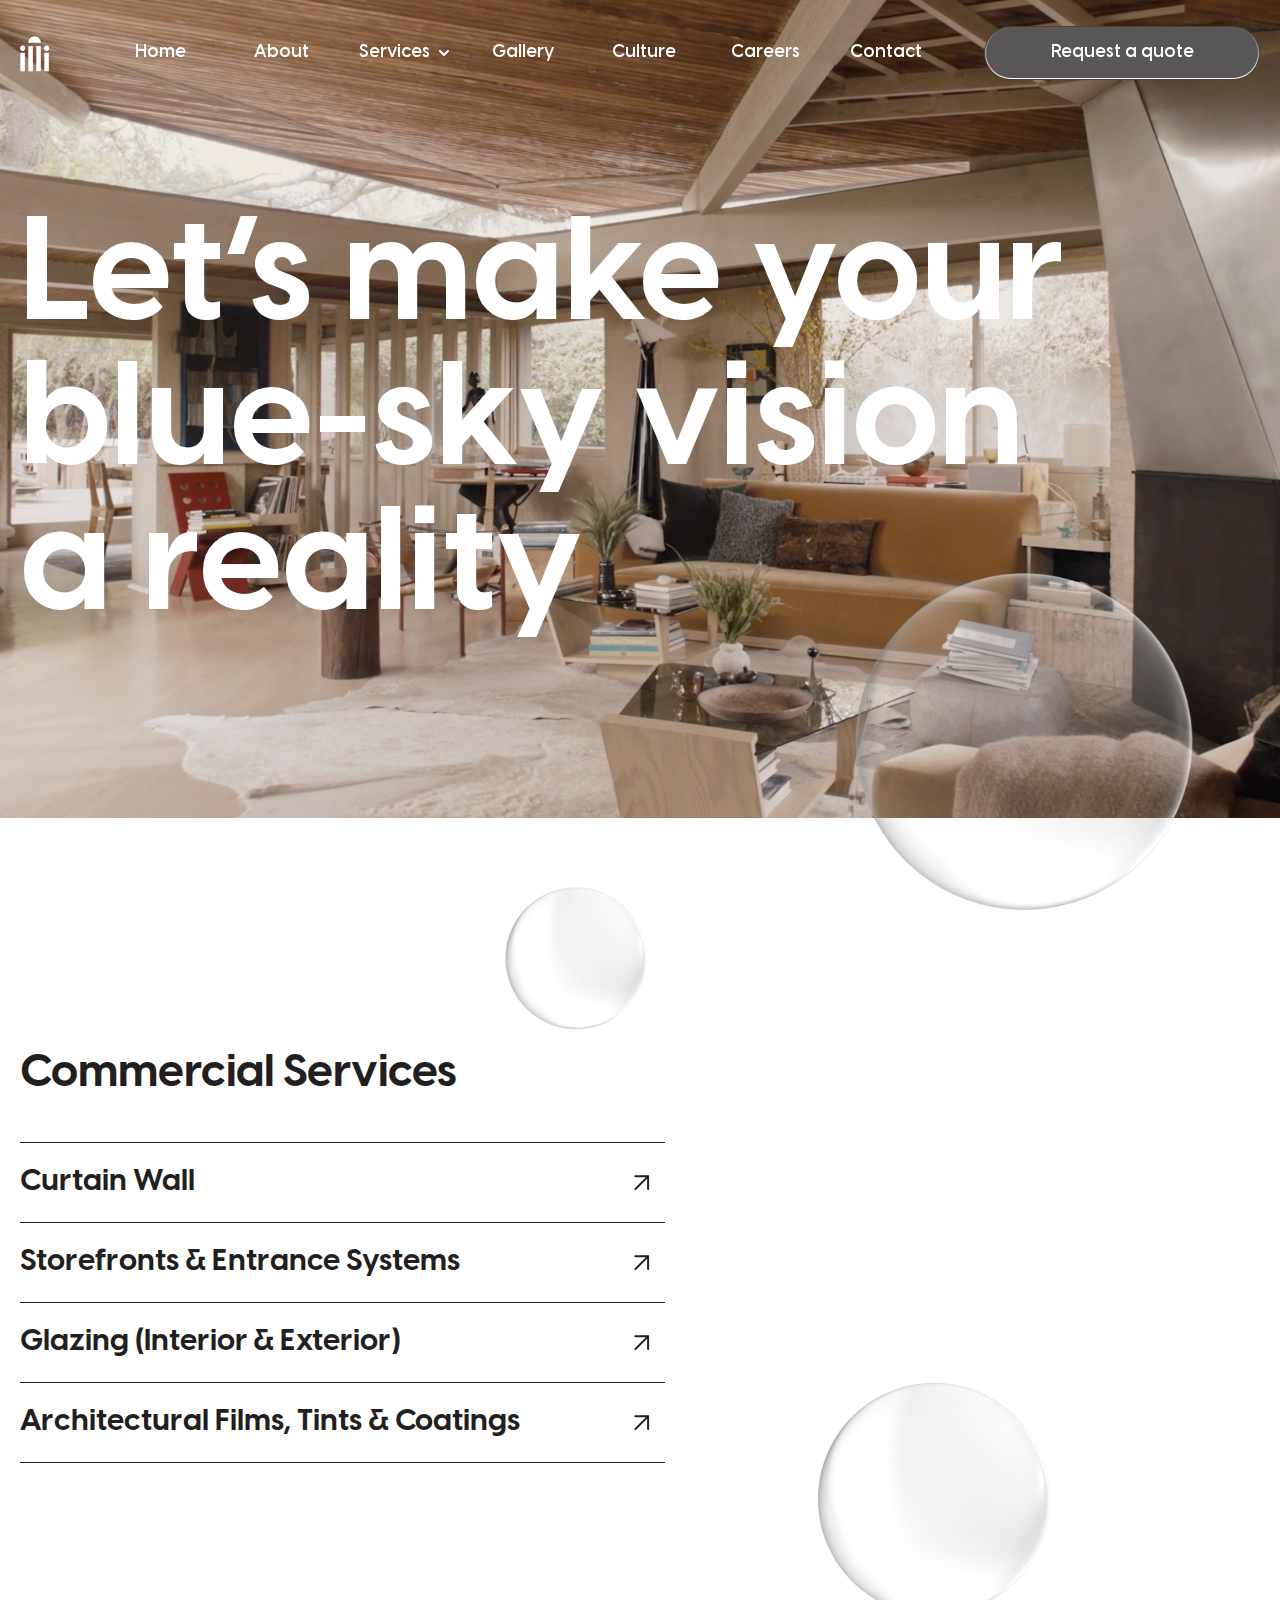
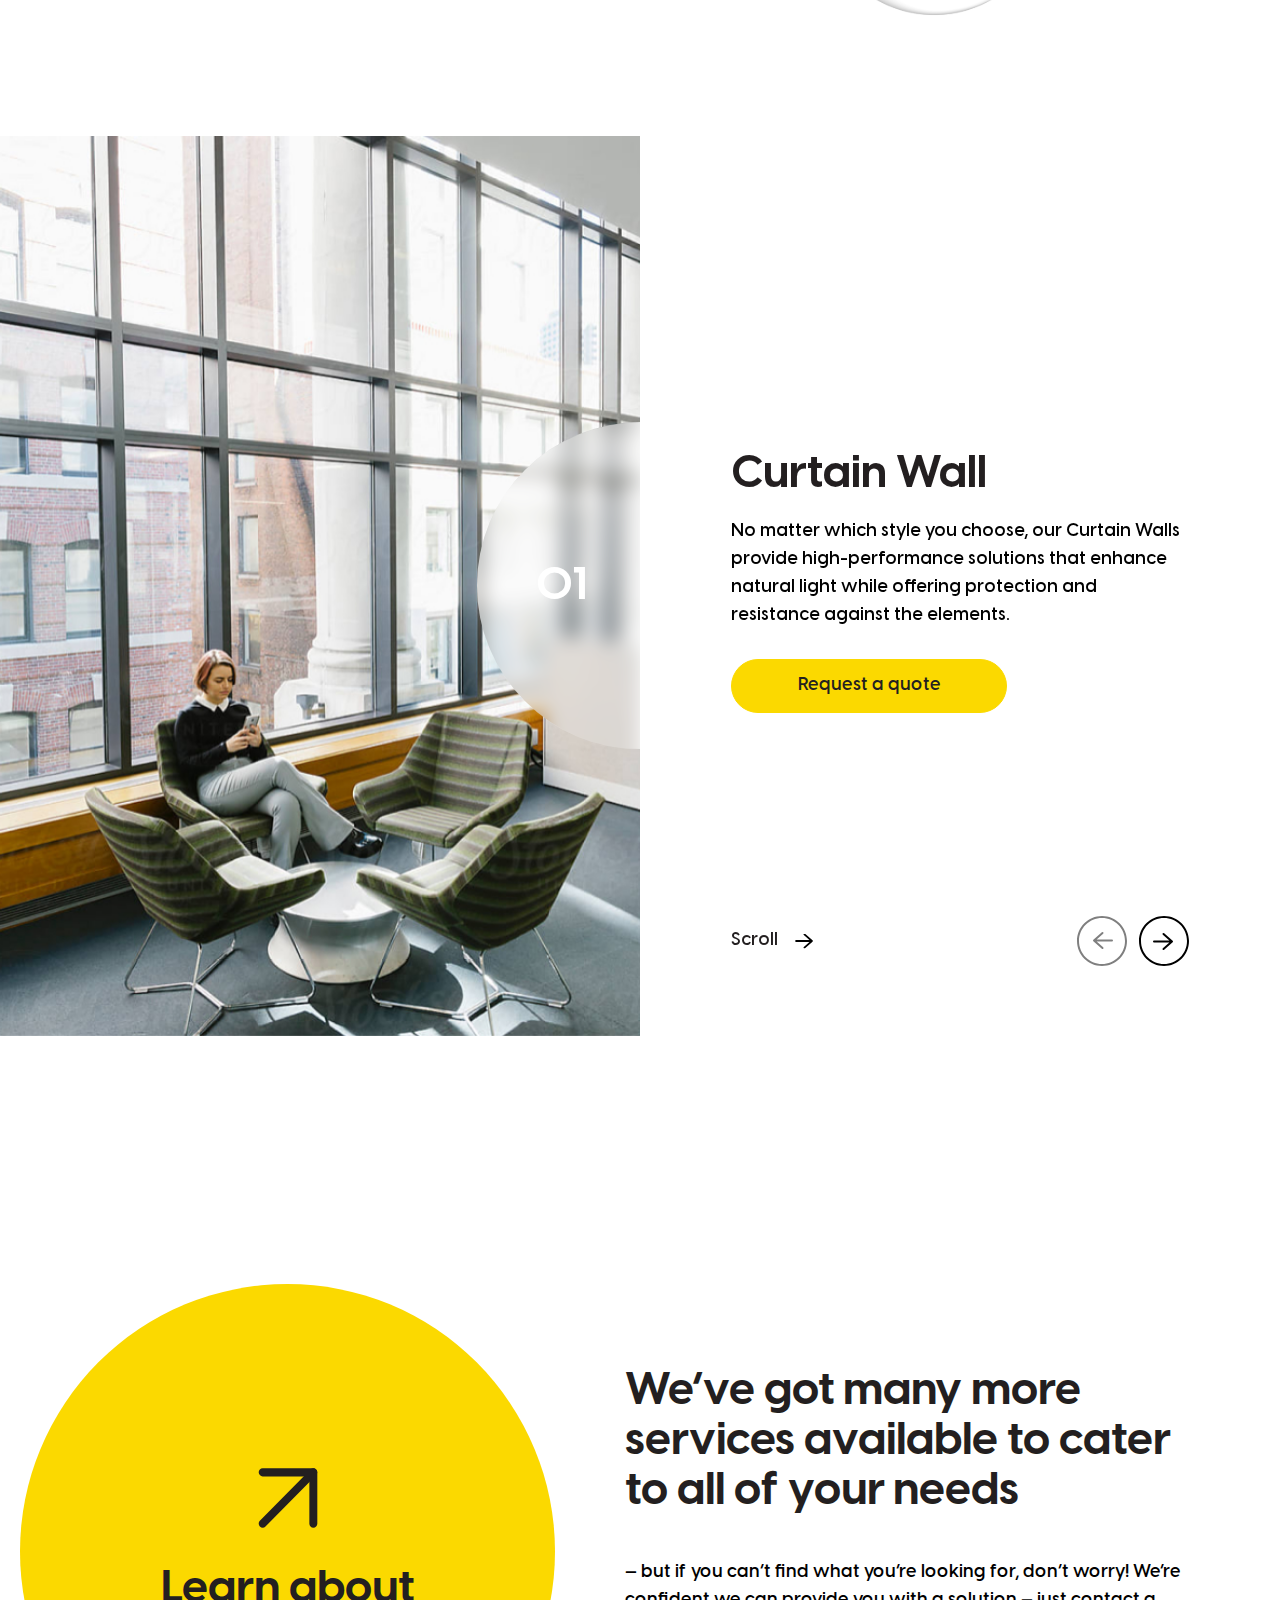
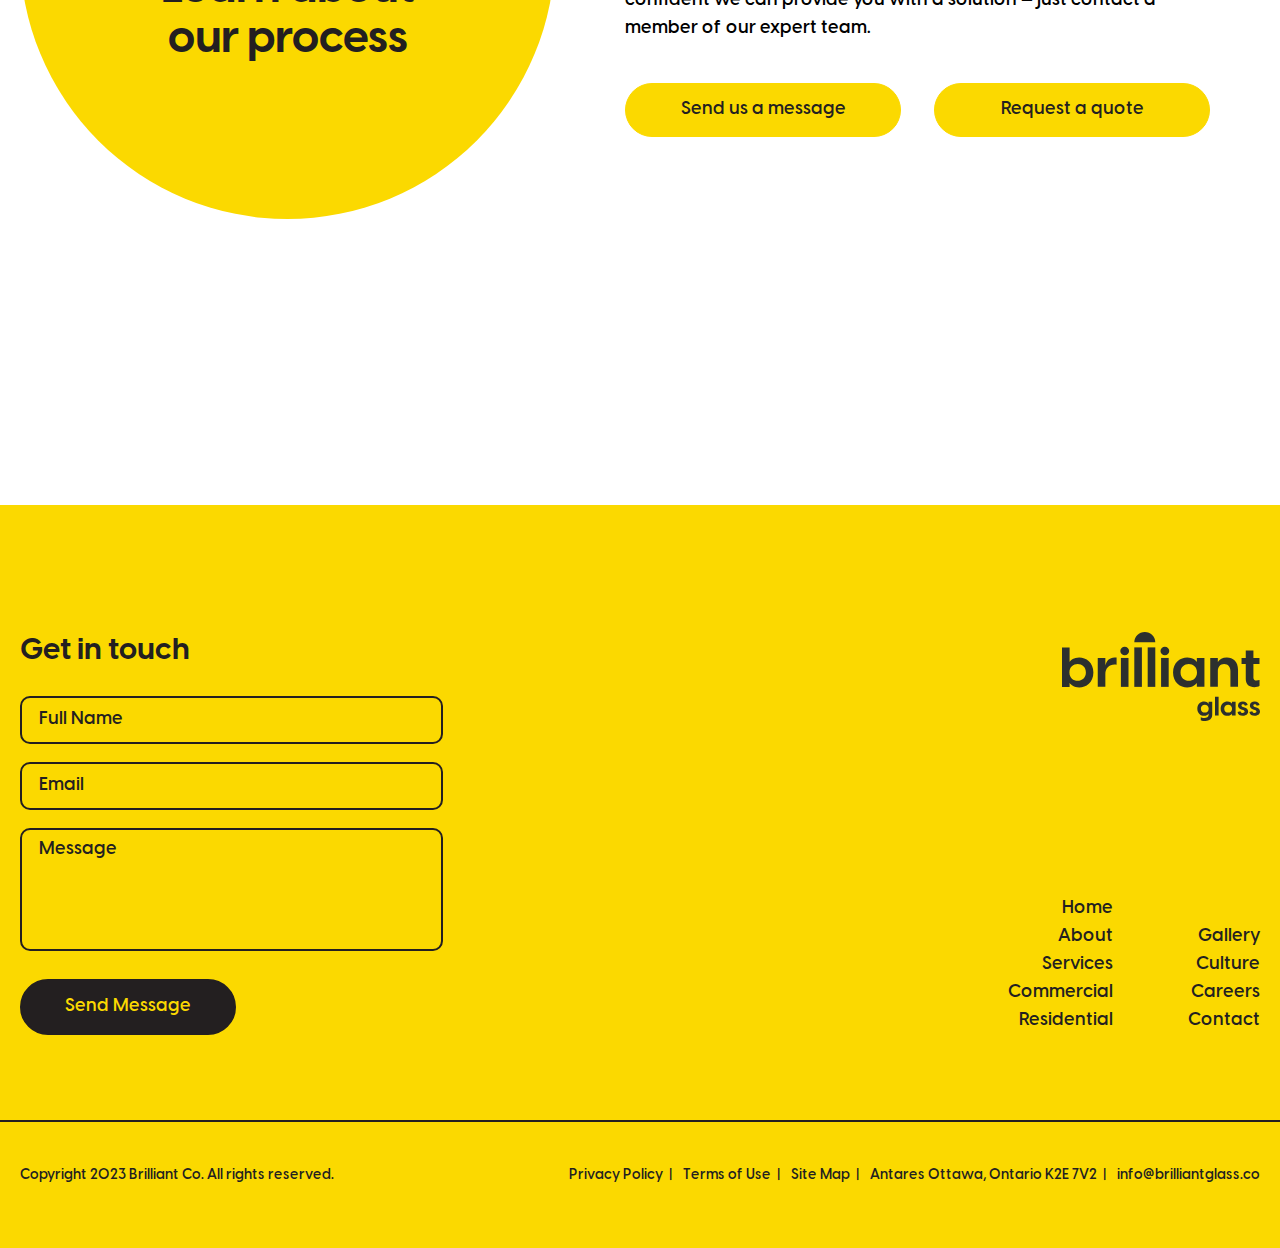
<file: commercial-services.html>
<!DOCTYPE html>
<html lang="en">

<head>
    <meta charset="utf-8">
    <meta name="viewport" content="width=device-width, minimum-scale=1.0, maximum-scale=1.0, initial-scale=1.0, user-scalable=no">
    <meta name="format-detection" content="telephone=no">
    <title> Brilliance | Commercial Services</title>

    <link type="text/css" rel="stylesheet" href="css/slick-theme.min.css">
    <link type="text/css" rel="stylesheet" href="css/slick.min.css">
    <link type="text/css" rel="stylesheet" href="css/swiper-bundle.min.css">
    <link type="text/css" rel="stylesheet" href="css/style.css">
</head>

<body>
    <main class="main-wrap">
        <!-- Beginning header section -->
        <header class="main-header-section">
            <div class="common-wrap clear">
                <div class="header-inner flex-box flex-vertical-align">
                    <div class="logo-wrap">
                        <a href="index.html" class="logo">
                            <img src="svgs/logo.svg" alt="" class="logo-black">
                            <img src="svgs/logo-white.svg" alt="" class="logo-white">
                        </a>
                    </div>
                    <div class="nav-wrap">
                        <div class="nav-inner flex flex-vertical-align">
                            <nav class="main-nav">
                                <ul>
                                    <li><a href="index.html">Home</a></li>
                                    <li><a href="#">About</a></li>
                                    <li>
                                        <a href="services-main.html">Services</a>
                                        <div class="suvnav">
                                            <ul>
                                                <li><a href="commercial-services.html">Commercial</a></li>
                                                <li><a href="residential-services.html">Residential</a></li>
                                            </ul>
                                        </div>
                                    </li>
                                    <li><a href="gallery.html">Gallery</a></li>
                                    <li><a href="#">Culture</a></li>
                                    <li><a href="#">Careers</a></li>
                                    <li><a href="contact.html">Contact</a></li>
                                </ul>
                            </nav>
                            <div class="header-btn">
                                <a href="https://docs.google.com/forms/d/e/1FAIpQLSd40sAzUj8a_yyrw50zxd5Hf6qUYn1TB32S7llr58v3ISFeOQ/viewform" target="_blank" class="btn bg-yellow"><span>Request a quote</span> <img src="svgs/long-arrow-right.svg" alt=""></a>
                            </div>
                        </div>
                        <div class="hamburger-trigger mobi tab">
                            <div></div>
                        </div>
                    </div>
                </div>
            </div>
        </header>
        <!-- //End header section -->

        <!-- Beginning main content section 
            ==================================== -->
        <section class="main-content-wrap secondary-header commercial-page">
            
            <div class="secondary-hero-wrap">
                <div class="secondary-hero-bg">
                    <figure>
                        <img src="img/services/hero-bg.jpg" alt="hero-bg">
                    </figure>
                </div>
                <div class="common-wrap clear">
                    <div class="secondary-hero-inner flex">
                        <h1>Let’s make your blue-sky vision a reality</h1>
                    </div>
                </div>
                <div class="secondary-hero-bubble">
                    <img src="img/services/Glass-Ball.png" alt="Glass-Ball">
                </div>
            </div>

            <div class="service-skip-links-section">
                <div class="common-wrap clear">
                    <div class="service-skip-links-inner flex">
                        <div class="service-skip-bubble-one">
                            <img src="svgs/Glass-Ball.svg" alt="">
                        </div>
                        <div class="service-skip-links-main">
                            <h4>Commercial Services</h4>
                            <ul>
                                <li><a href="#">Curtain Wall</a></li>
                                <li><a href="#">Storefronts &amp; Entrance Systems</a></li>
                                <li><a href="#">Glazing (Interior &amp; Exterior)</a></li>
                                <li><a href="#">Architectural Films, Tints &amp; Coatings</a></li>
                            </ul>
                        </div>  
                        <div class="service-skip-bubble-two">
                            <img src="svgs/Glass-Ball.svg" alt="">
                        </div>
                    </div>
                </div>
            </div>

            <div class="services-slider-section">
                <div class="services-slider-item-wrap flex swiper mySwiper">
                    <div class="swiper-wrapper">
                        <div class="services-slider-item flex swiper-slide">
                            <div class="services-slider-item-thumb">
                                <figure>
                                    <img src="img/commercial/slider-1.jpg" alt="slider-thumb">
                                </figure>
                                <div class="blur-circle">
                                </div>
                            </div>
                            <div class="services-slider-content-wrap flex">
                                <div class="services-slider-content">
                                    <h4>Curtain Wall</h4>
                                    <p>No matter which style you choose, our Curtain Walls provide high-performance solutions that enhance natural light while offering protection and resistance against the elements.</p>
                                    <a href="#" class="btn bg-yellow">
                                        <span>Request a quote</span>
                                        <img src="svgs/long-arrow-right.svg" alt="">
                                    </a>
                                </div>
                                <div class="services-slider-arrow-wrap flex">
                                    <a href="#">Scroll</a>
                                    <div class="slider-arrows flex">
                                        <div class="slider-arrow slider-arrow-left services-slider-prev">
                                            <img src="svgs/slider-arrow.svg" alt="slider-arrow">
                                        </div>
                                        <div class="slider-arrow slider-arrow-right services-slider-next">
                                            <img src="svgs/slider-arrow.svg" alt="slider-arrow">
                                        </div>
                                    </div>
                                </div>
                            </div>
                        </div>
                        <div class="services-slider-item flex swiper-slide">
                            <div class="services-slider-item-thumb">
                                <figure>
                                    <img src="img/commercial/slider-2.jpg" alt="slider-thumb">
                                </figure>
                                <div class="blur-circle">
                                </div>
                            </div>
                            <div class="services-slider-content-wrap flex">
                                <div class="services-slider-content">
                                    <h4>Storefronts &amp; Entrance Systems</h4>
                                    <p>We create show-stopping residential and commercial entry-ways that offer security, cooling efficiency, noise insulation, and weather protection.</p>
                                    <a href="#" class="btn bg-yellow">
                                        <span>Request a quote</span>
                                        <img src="svgs/long-arrow-right.svg" alt="">
                                    </a>
                                </div>
                                <div class="services-slider-arrow-wrap flex">
                                    <a href="#">Scroll</a>
                                    <div class="slider-arrows flex">
                                        <div class="slider-arrow slider-arrow-left services-slider-prev">
                                            <img src="svgs/slider-arrow.svg" alt="slider-arrow">
                                        </div>
                                        <div class="slider-arrow slider-arrow-right services-slider-next">
                                            <img src="svgs/slider-arrow.svg" alt="slider-arrow">
                                        </div>
                                    </div>
                                </div>
                            </div>
                        </div>
                        <div class="services-slider-item flex swiper-slide">
                            <div class="services-slider-item-thumb">
                                <figure>
                                    <img src="img/commercial/slider-2.jpg" alt="slider-thumb">
                                </figure>
                                <div class="blur-circle">
                                </div>
                            </div>
                            <div class="services-slider-content-wrap flex">
                                <div class="services-slider-content">
                                    <h4>Glazing (Interior &amp; Exterior)</h4>
                                    <p>We fabricate, install and special-order a wide selection of high-end glass and framing solutions, whether for regular, specialty or custom orders.</p>
                                    <a href="#" class="btn bg-yellow">
                                        <span>Request a quote</span>
                                        <img src="svgs/long-arrow-right.svg" alt="">
                                    </a>
                                </div>
                                <div class="services-slider-arrow-wrap flex">
                                    <a href="#">Scroll</a>
                                    <div class="slider-arrows flex">
                                        <div class="slider-arrow slider-arrow-left services-slider-prev">
                                            <img src="svgs/slider-arrow.svg" alt="slider-arrow">
                                        </div>
                                        <div class="slider-arrow slider-arrow-right services-slider-next">
                                            <img src="svgs/slider-arrow.svg" alt="slider-arrow">
                                        </div>
                                    </div>
                                </div>
                            </div>
                        </div>
                        <div class="services-slider-item flex swiper-slide">
                            <div class="services-slider-item-thumb">
                                <figure>
                                    <img src="img/commercial/slider-2.jpg" alt="slider-thumb">
                                </figure>
                                <div class="blur-circle">
                                </div>
                            </div>
                            <div class="services-slider-content-wrap flex">
                                <div class="services-slider-content">
                                    <h4>Architectural Films, Tints &amp; Coatings</h4>
                                    <p>Protect your surfaces, improve security, and add a touch of personality with etched films, customized vinyl graphics and logos.</p>
                                    <a href="#" class="btn bg-yellow">
                                        <span>Request a quote</span>
                                        <img src="svgs/long-arrow-right.svg" alt="">
                                    </a>
                                </div>
                                <div class="services-slider-arrow-wrap flex">
                                    <a href="#">Scroll</a>
                                    <div class="slider-arrows flex">
                                        <div class="slider-arrow slider-arrow-left services-slider-prev">
                                            <img src="svgs/slider-arrow.svg" alt="slider-arrow">
                                        </div>
                                        <div class="slider-arrow slider-arrow-right services-slider-next">
                                            <img src="svgs/slider-arrow.svg" alt="slider-arrow">
                                        </div>
                                    </div>
                                </div>
                            </div>
                        </div>
                    </div>
                </div>
            </div>

            <div class="service-value-wrap secondary-service-value">
                <div class="common-wrap clear">
                    <div class="service-value-inner flex">
                        <a href="#" class="service-value-btn">
                            <img src="svgs/services/arrow.svg" alt="arrow">
                            <span>Learn about <br>
                                our process</span>
                        </a>
                        <div class="service-value-content-wrap flex">
                            <div class="service-value-content">
                                <h4>We’ve got many more services available to cater to all of your needs</h4>
                                <p>— but if you can’t find what you’re looking for, don’t worry! We’re confident we can provide you with a solution — just contact a member of our expert team. </p>
                                <div class="service-value-content-btn flex">
                                    <a href="#" class="btn bg-yellow">
                                        <span>Send us a message</span>
                                        <img src="svgs/long-arrow-right.svg" alt="">
                                    </a>
                                    <a href="#" class="btn bg-yellow">
                                        <span>Request a quote</span>
                                        <img src="svgs/long-arrow-right.svg" alt="">
                                    </a>
                                </div>
                            </div>
                        </div>
                    </div>
                </div>
            </div>

        </section>
        <!-- //End main content section -->

        <!-- Beginning footer section-->
        <footer class="main-footer-section">
            <div class="common-wrap clear">
                <div class="footer-inner flex">
                    <div class="footer-main flex">
                        <div class="footer-newsletter-wrap">
                            <div class="footer-logo mobi">
                                <a href="index.html"><img src="svgs/footer-logo.svg" alt="footer-logo"></a>
                            </div>
                            <h5>Get in touch</h5>
                            <form action="#">
                                <div class="input-row-wrap flex">
                                    <div class="input-row">
                                        <input type="text" placeholder="Full Name">
                                    </div>
                                    <div class="input-row">
                                        <input type="email" placeholder="Email">
                                    </div>
                                    <div class="input-row">
                                        <textarea placeholder="Message"></textarea>
                                    </div>
                                    <div class="input-row">
                                        <input type="submit" value="Send Message">
                                    </div>
                                </div>
                            </form>
                        </div>
                        <div class="footer-content-wrap flex">
                            <div class="footer-logo desk">
                                <a href="index.html"><img src="svgs/footer-logo.svg" alt="footer-logo"></a>
                            </div>
                            <div class="footer-widget-wrap flex">
                                <div class="footer-widget">
                                    <ul>
                                        <li><a href="index.html">Home</a></li>
                                        <li><a href="#">About</a></li>
                                        <li><a href="services-main.html">Services</a></li>
                                        <li><a href="commercial-services.html">Commercial</a></li>
                                        <li><a href="residential-services.html">Residential</a></li>
                                    </ul>
                                </div>
                                <div class="footer-widget">
                                    <ul>
                                        <li><a href="gallery.html">Gallery</a></li>
                                        <li><a href="#">Culture</a></li>
                                        <li><a href="#">Careers</a></li>
                                        <li><a href="contact.html">Contact</a></li>
                                    </ul>
                                </div>
                            </div>
                        </div>
                    </div>
                    <div class="footer-bottom flex">
                        <div class="footer-copyright">
                            <p>Copyright 2023 Brilliant Co. All rights reserved.</p>
                        </div>
                        <div class="footer-nav">
                            <ul>
                                <li><a href="#">Privacy Policy</a></li>
                                <li><a href="#">Terms of Use</a></li>
                                <li><a href="#">Site Map</a></li>
                                <li><a href="#">Antares Ottawa, Ontario K2E 7V2</a></li>
                                <li><a href="mailto:info@brilliantglass.co">info@brilliantglass.co</a></li>
                            </ul>
                        </div>
                    </div>
                </div>
            </div>
        </footer>
        <!-- //End main footer section -->
    </main>

    <script type="text/javascript" src="js/jquery-3.5.1.min.js"></script>
    <script type="text/javascript" src="js/slick.min.js"></script>
    <script type="text/javascript" src="js/swiper-bundle.min.js"></script>
    <script type="text/javascript" src="js/common-scripts.js" defer></script>
</body>

</html>
</file>
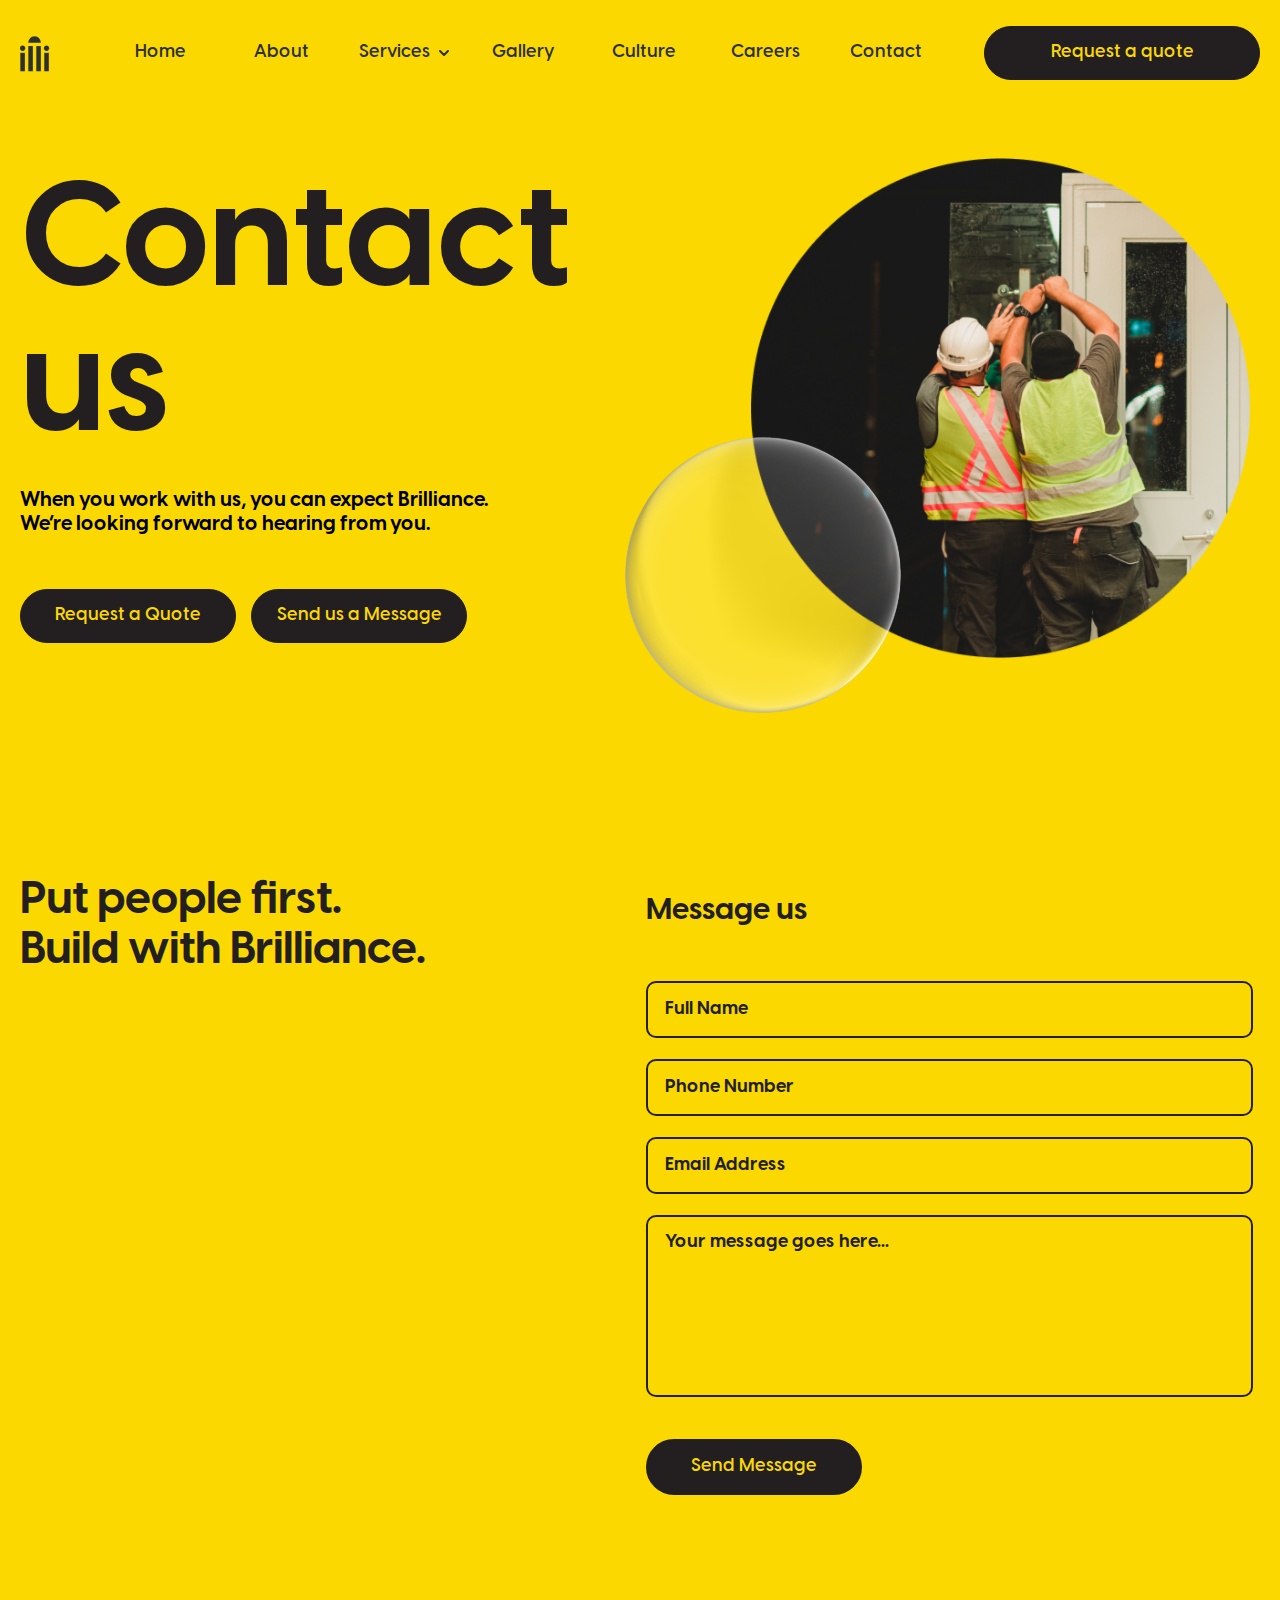
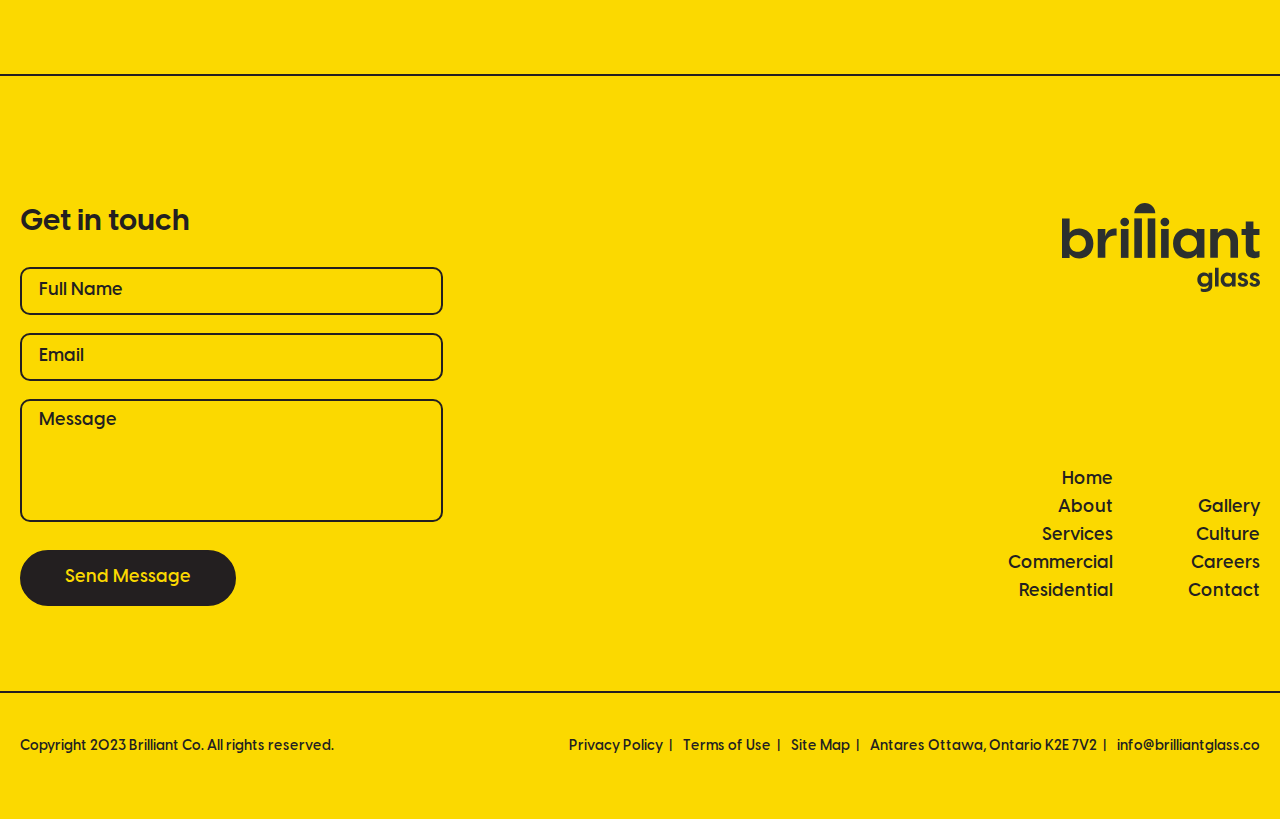
<file: contact.html>
<!DOCTYPE html>
<html lang="en">
    <head>
        <meta charset="utf-8">
        <meta name="viewport" content="width=device-width, minimum-scale=1.0, maximum-scale=1.0, initial-scale=1.0, user-scalable=no">
        <meta name="format-detection" content="telephone=no">
        <title> Brilliance | Contact</title>
        <link type="text/css" rel="stylesheet" href="css/slick-theme.min.css">
        <link type="text/css" rel="stylesheet" href="css/slick.min.css">
        <link type="text/css" rel="stylesheet" href="css/swiper-bundle.min.css">
        <link type="text/css" rel="stylesheet" href="css/style.css">
    </head>
    <body>
        <main class="main-wrap">
            <!-- Beginning header section -->
            <header class="main-header-section">
                <div class="common-wrap clear">
                    <div class="header-inner flex-box flex-vertical-align">
                        <div class="logo-wrap">
                            <a href="index.html" class="logo">
                                <img src="svgs/logo.svg" alt="" class="logo-black">
                                <img src="svgs/logo-white.svg" alt="" class="logo-white">
                            </a>
                        </div>
                        <div class="nav-wrap">
                            <div class="nav-inner flex flex-vertical-align">
                                <nav class="main-nav">
                                    <ul>
                                        <li><a href="index.html">Home</a></li>
                                        <li><a href="#">About</a></li>
                                        <li>
                                            <a href="services-main.html">Services</a>
                                            <div class="suvnav">
                                                <ul>
                                                    <li><a href="commercial-services.html">Commercial</a></li>
                                                    <li><a href="residential-services.html">Residential</a></li>
                                                </ul>
                                            </div>
                                        </li>
                                        <li><a href="gallery.html">Gallery</a></li>
                                        <li><a href="#">Culture</a></li>
                                        <li><a href="#">Careers</a></li>
                                        <li><a href="contact.html">Contact</a></li>
                                    </ul>
                                </nav>
                                <div class="header-btn">
                                    <a href="https://docs.google.com/forms/d/e/1FAIpQLSd40sAzUj8a_yyrw50zxd5Hf6qUYn1TB32S7llr58v3ISFeOQ/viewform" target="_blank" class="btn bg-yellow"><span>Request a quote</span> <img src="svgs/long-arrow-right.svg" alt=""></a>
                                </div>
                            </div>
                            <div class="hamburger-trigger mobi tab">
                                <div></div>
                            </div>
                        </div>
                    </div>
                </div>
            </header>
            <!-- //End header section -->

            <!-- Beginning main content section -->
            <section class="main-content-wrap header-black">
               
              <div class="contact-hero-wrap">
                  <div class="common-wrap clear">
                      <div class="contact-hero-inner flex">
                          <div class="contact-hero-info">
                              <h1>Contact us</h1>
                              <p>When you work with us, you can expect Brilliance. We’re looking forward to hearing from you.</p>
                              <div class="contact-hero-info-btn flex">
                                  <a href="#" class="btn bg-black"><span>Request a Quote</span> <img src="svgs/long-arrow-right.svg" alt=""> </a>
                                  <a href="#" class="btn bg-black"><span>Send us a Message</span> <img src="svgs/long-arrow-right.svg" alt=""> </a>
                              </div>
                          </div>
                          <div class="contact-hero-thumb">
                              <figure>
                                  <img src="img/contact/hero-thumb.png" alt="hero-thumb">
                              </figure>
                              <div class="contact-hero-shape">
                                  <figure>
                                      <img src="svgs/Glass-Ball-small.svg" alt="">
                                  </figure>
                              </div>
                          </div>
                      </div>
                  </div>
              </div>
               
               <div class="contact-wrap">
                   <div class="common-wrap clear">
                       <div class="contact-inner flex">
                           <div class="contact-info-area">
                               <h4>Put people first. <br>
                                   Build with Brilliance.</h4>
                           </div>
                           <div class="contact-from-area">
                               <h5>Message us</h5>
                               <form action="#">
                                   <div class="input-row-wrap flex">
                                       <div class="input-row">
                                           <input type="text" placeholder="Full Name">
                                       </div>
                                       <div class="input-row">
                                           <input type="Number" placeholder="Phone Number">
                                       </div>
                                       <div class="input-row">
                                           <input type="email" placeholder="Email Address">
                                       </div>
                                       <div class="input-row">
                                           <textarea placeholder="Your message goes here..."></textarea>
                                       </div>
                                       <div class="input-row submit-btn">
                                           <input type="submit" value="Send Message">
                                       </div>
                                   </div>
                               </form>
                           </div>
                       </div>
                   </div>
               </div>
                
            </section>
            <!-- //End main content section -->

            <!-- Beginning footer section-->
            <footer class="main-footer-section">
                <div class="common-wrap clear">
                    <div class="footer-inner flex">
                        <div class="footer-main flex">
                            <div class="footer-newsletter-wrap">
                                <div class="footer-logo mobi">
                                    <a href="index.html"><img src="svgs/footer-logo.svg" alt="footer-logo"></a>
                                </div>
                                <h5>Get in touch</h5>
                                <form action="#">
                                    <div class="input-row-wrap flex">
                                        <div class="input-row">
                                            <input type="text" placeholder="Full Name">
                                        </div>
                                        <div class="input-row">
                                            <input type="email" placeholder="Email">
                                        </div>
                                        <div class="input-row">
                                            <textarea placeholder="Message"></textarea>
                                        </div>
                                        <div class="input-row">
                                            <input type="submit" value="Send Message">
                                        </div>
                                    </div>
                                </form>
                            </div>
                            <div class="footer-content-wrap flex">
                                <div class="footer-logo desk">
                                    <a href="index.html"><img src="svgs/footer-logo.svg" alt="footer-logo"></a>
                                </div>
                                <div class="footer-widget-wrap flex">
                                    <div class="footer-widget">
                                        <ul>
                                            <li><a href="index.html">Home</a></li>
                                            <li><a href="#">About</a></li>
                                            <li><a href="services-main.html">Services</a></li>
                                            <li><a href="commercial-services.html">Commercial</a></li>
                                            <li><a href="residential-services.html">Residential</a></li>
                                        </ul>
                                    </div>
                                    <div class="footer-widget">
                                        <ul>
                                            <li><a href="gallery.html">Gallery</a></li>
                                            <li><a href="#">Culture</a></li>
                                            <li><a href="#">Careers</a></li>
                                            <li><a href="contact.html">Contact</a></li>
                                        </ul>
                                    </div>
                                </div>
                            </div>
                        </div>
                        <div class="footer-bottom flex">
                            <div class="footer-copyright">
                                <p>Copyright 2023 Brilliant Co. All rights reserved.</p>
                            </div>
                            <div class="footer-nav">
                                <ul>
                                    <li><a href="#">Privacy Policy</a></li>
                                    <li><a href="#">Terms of Use</a></li>
                                    <li><a href="#">Site Map</a></li>
                                    <li><a href="#">Antares Ottawa, Ontario K2E 7V2</a></li>
                                    <li><a href="mailto:info@brilliantglass.co">info@brilliantglass.co</a></li>
                                </ul>
                            </div>
                        </div>
                    </div>
                </div>
            </footer>
            <!-- //End main footer section -->
        </main>
        <script type="text/javascript" src="js/jquery-3.5.1.min.js"></script>
        <script type="text/javascript" src="js/slick.min.js"></script>
        <script type="text/javascript" src="js/swiper-bundle.min.js"></script>
        <script type="text/javascript" src="js/common-scripts.js" defer></script>
    </body>
</html>
</file>
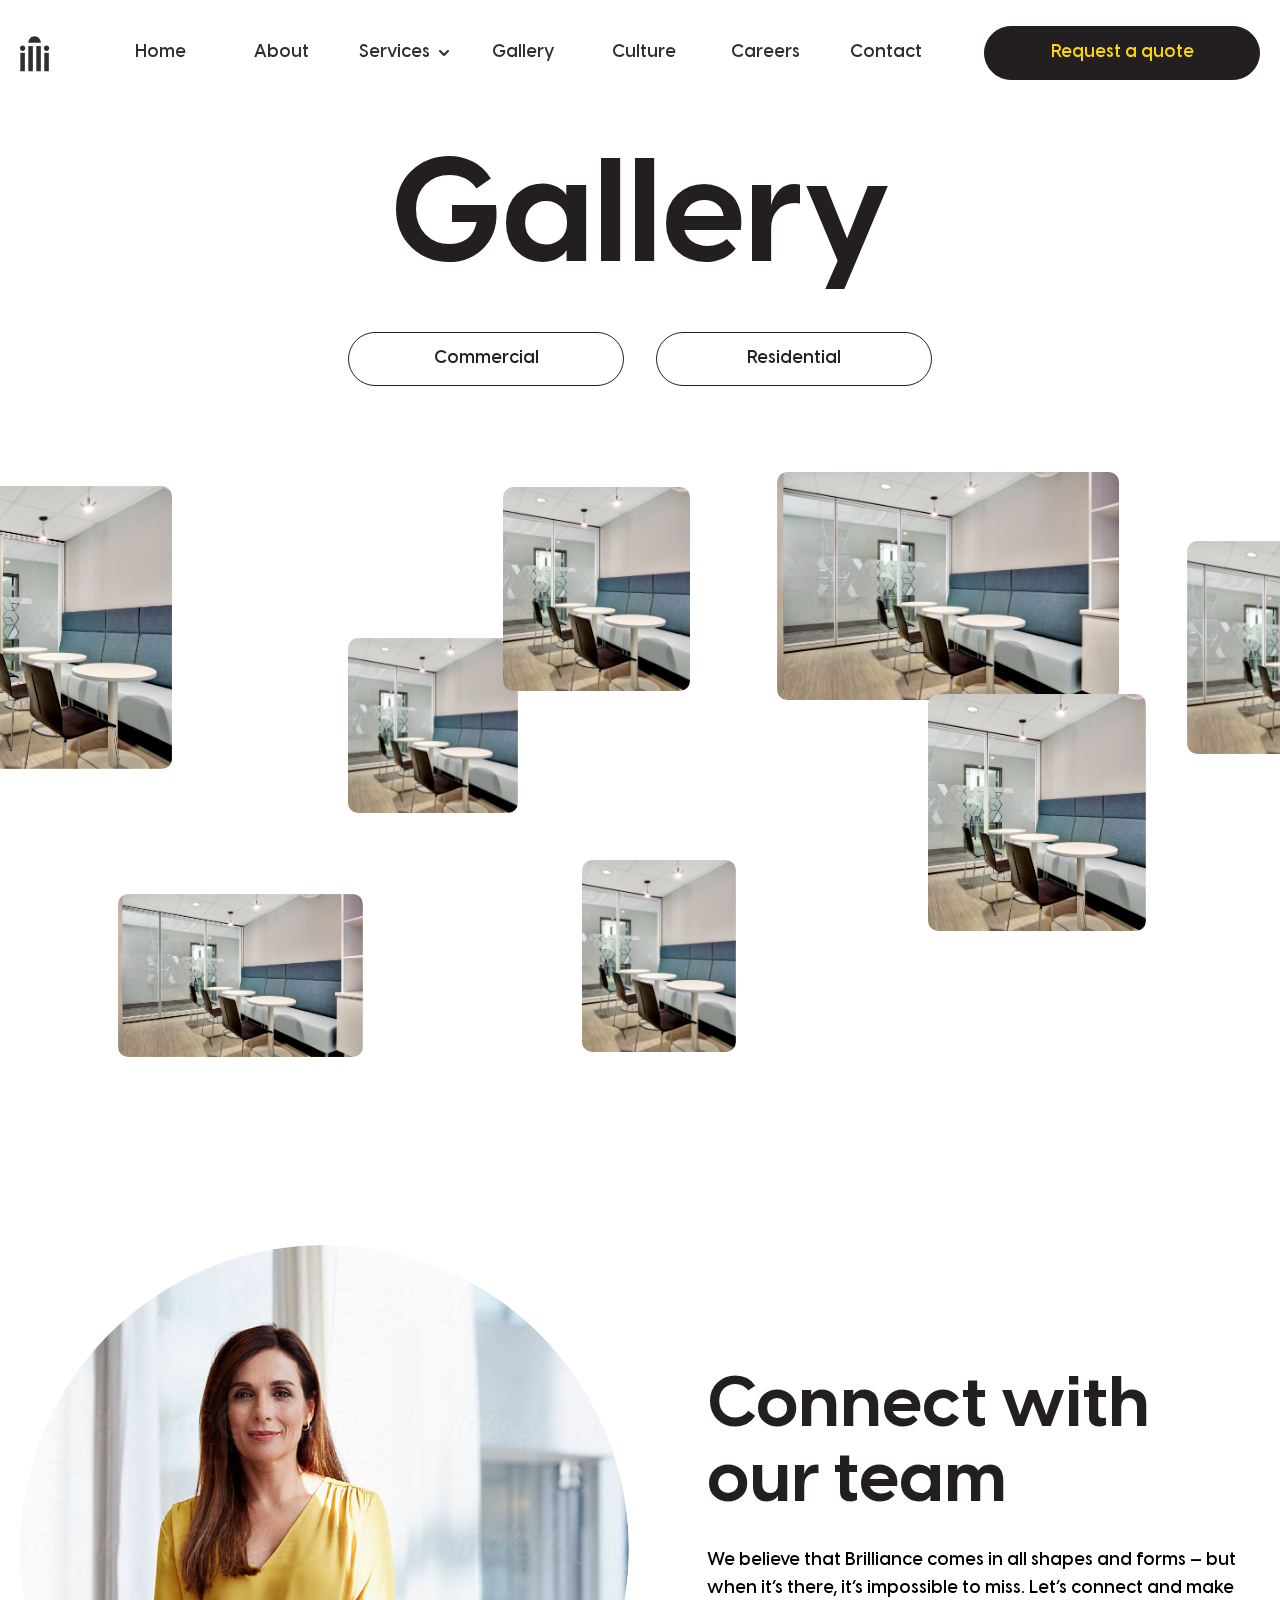
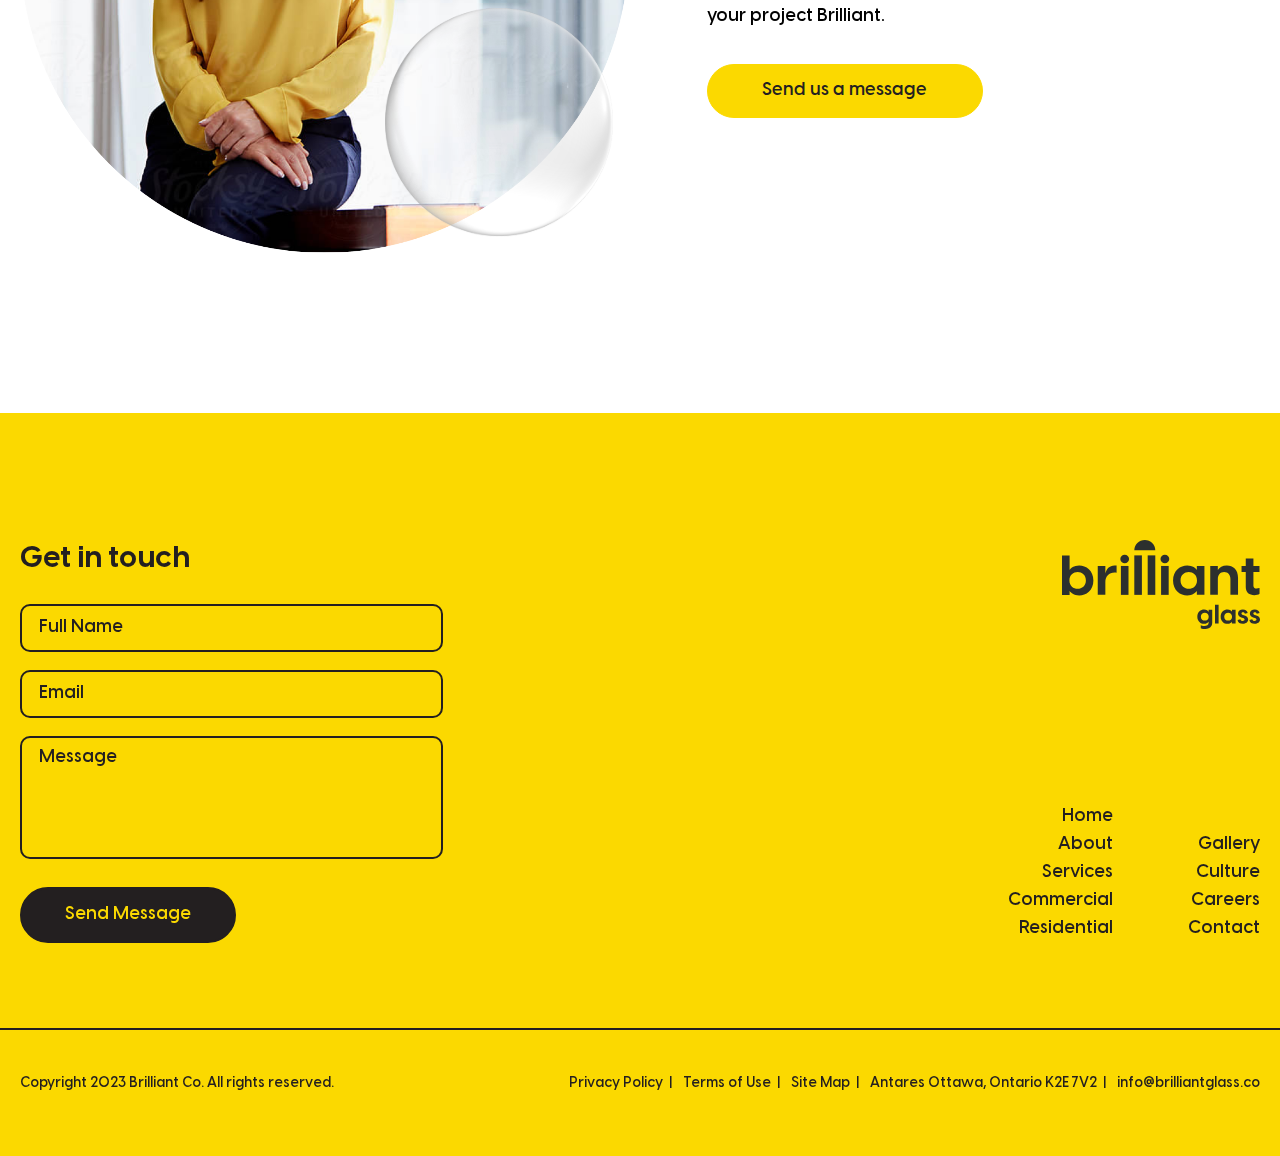
<file: gallery.html>
<!DOCTYPE html>
<html lang="en">

<head>
    <meta charset="utf-8">
    <meta name="viewport" content="width=device-width, minimum-scale=1.0, maximum-scale=1.0, initial-scale=1.0, user-scalable=no">
    <meta name="format-detection" content="telephone=no">
    <title> Brilliance | Gallery</title>

    <link type="text/css" rel="stylesheet" href="css/slick-theme.min.css">
    <link type="text/css" rel="stylesheet" href="css/slick.min.css">
    <link type="text/css" rel="stylesheet" href="css/swiper-bundle.min.css">
    <link type="text/css" rel="stylesheet" href="css/style.css">
</head>

<body>
    <main class="main-wrap">
        <!-- Beginning header section -->
        <header class="main-header-section">
            <div class="common-wrap clear">
                <div class="header-inner flex-box flex-vertical-align">
                    <div class="logo-wrap">
                        <a href="index.html" class="logo">
                            <img src="svgs/logo.svg" alt="" class="logo-black">
                            <img src="svgs/logo-white.svg" alt="" class="logo-white">
                        </a>
                    </div>
                    <div class="nav-wrap">
                        <div class="nav-inner flex flex-vertical-align">
                            <nav class="main-nav">
                                <ul>
                                    <li><a href="index.html">Home</a></li>
                                    <li><a href="#">About</a></li>
                                    <li>
                                        <a href="services-main.html">Services</a>
                                        <div class="suvnav">
                                            <ul>
                                                <li><a href="commercial-services.html">Commercial</a></li>
                                                <li><a href="residential-services.html">Residential</a></li>
                                            </ul>
                                        </div>
                                    </li>
                                    <li><a href="gallery.html">Gallery</a></li>
                                    <li><a href="#">Culture</a></li>
                                    <li><a href="#">Careers</a></li>
                                    <li><a href="contact.html">Contact</a></li>
                                </ul>
                            </nav>
                            <div class="header-btn">
                                <a href="https://docs.google.com/forms/d/e/1FAIpQLSd40sAzUj8a_yyrw50zxd5Hf6qUYn1TB32S7llr58v3ISFeOQ/viewform" target="_blank" class="btn bg-yellow"><span>Request a quote</span> <img src="svgs/long-arrow-right.svg" alt=""></a>
                            </div>
                        </div>
                        <div class="hamburger-trigger mobi tab">
                            <div></div>
                        </div>
                    </div>
                </div>
            </div>
        </header>
        <!-- //End header section -->

        <!-- Beginning main content section 
            ==================================== -->
        <section class="main-content-wrap gallery-page header-black">
           
           <div class="gallery-wrap">
               <div class="gallery-inner">
                  <div class="gallery-title flex flex-horizontal-align">
                      <h1>Gallery</h1>
                      <div class="gallery-btn flex flex-horizontal-align">
                          <a href="commercial-services.html" class="btn bg-outline"><span>Commercial</span> <img src="svgs/long-arrow-right.svg" alt=""></a>
                          <a href="residential-services.html" class="btn bg-outline"><span>Residential</span> <img src="svgs/long-arrow-right.svg" alt=""></a>
                      </div>
                  </div>
                   <div class="gallery-item-wrap" id="gallery-item-wrap">
                       <a href="#" class="gallery-item">
                           <img src="img/gallery/Gallery-1.jpg" alt="">
                       </a>
                       <a href="#" class="gallery-item">
                           <img src="img/gallery/Gallery-2.jpg" alt="">
                       </a>
                       <a href="#" class="gallery-item">
                           <img src="img/gallery/Gallery-3.jpg" alt="">
                       </a>
                       <a href="#" class="gallery-item">
                           <img src="img/gallery/Gallery-4.jpg" alt="">
                       </a>
                       <a href="#" class="gallery-item">
                           <img src="img/gallery/Gallery-5.jpg" alt="">
                       </a>
                       <a href="#" class="gallery-item">
                           <img src="img/gallery/Gallery-6.jpg" alt="">
                       </a>
                       <a href="#" class="gallery-item">
                           <img src="img/gallery/Gallery-7.jpg" alt="">
                       </a>
                       <a href="#" class="gallery-item">
                           <img src="img/gallery/Gallery-8.jpg" alt="">
                       </a>
                   </div>
                   <div class="gallery-popup-wrap">
                       <div class="common-wrap clear">
                           <div class="gallery-popup-inner">
                               <div class="gallery-popup-item-wrap">
                                   <div class="gallery-popup-item" id="gallery1">
                                       <figure>
                                           <img src="img/gallery/gallery-popup.jpg" alt="">
                                       </figure>
                                   </div>
                                   <div class="gallery-popup-item" id="gallery2">
                                       <figure>
                                           <img src="img/gallery/gallery-popup.jpg" alt="">
                                       </figure>
                                   </div>
                                   <div class="gallery-popup-item" id="gallery3">
                                       <figure>
                                           <img src="img/gallery/gallery-popup.jpg" alt="">
                                       </figure>
                                   </div>
                                   <div class="gallery-popup-item" id="gallery4">
                                       <figure>
                                           <img src="img/gallery/gallery-popup.jpg" alt="">
                                       </figure>
                                   </div>
                                   <div class="gallery-popup-item" id="gallery5">
                                       <figure>
                                           <img src="img/gallery/gallery-popup.jpg" alt="">
                                       </figure>
                                   </div>
                                   <div class="gallery-popup-item" id="gallery6">
                                       <figure>
                                           <img src="img/gallery/gallery-popup.jpg" alt="">
                                       </figure>
                                   </div>
                                   <div class="gallery-popup-item" id="gallery7">
                                       <figure>
                                           <img src="img/gallery/gallery-popup.jpg" alt="">
                                       </figure>
                                   </div>
                                   <div class="gallery-popup-item" id="gallery8">
                                       <figure>
                                           <img src="img/gallery/gallery-popup.jpg" alt="">
                                       </figure>
                                   </div>
                               </div>
                               <div class="gallery-popup-navigator">
                                   <div class="slick-counter"><span class="current">1</span>/<span class="total">8</span></div>
                                   <div class="gallery-popup-arrow">
                                       <div class="popup-arrow-prev popup-arrow">
                                           <img src="svgs/slider-arrow.svg" alt="">
                                       </div>
                                       <div class="popup-arrow-next popup-arrow">
                                           <img src="svgs/slider-arrow.svg" alt="">
                                       </div>
                                   </div>
                                   <div class="gallery-popup-title-wrap">
                                       <div class="gallery-popup-title">
                                           <h5>Appollo Property Management</h5>
                                           <span>Property Manager</span>
                                       </div>
                                       <div class="gallery-popup-title">
                                           <h5>Appollo Property Management</h5>
                                           <span>Property Manager</span>
                                       </div>
                                       <div class="gallery-popup-title">
                                           <h5>Appollo Property Management</h5>
                                           <span>Property Manager</span>
                                       </div>
                                       <div class="gallery-popup-title">
                                           <h5>Appollo Property Management</h5>
                                           <span>Property Manager</span>
                                       </div>
                                       <div class="gallery-popup-title">
                                           <h5>Appollo Property Management</h5>
                                           <span>Property Manager</span>
                                       </div>
                                       <div class="gallery-popup-title">
                                           <h5>Appollo Property Management</h5>
                                           <span>Property Manager</span>
                                       </div>
                                       <div class="gallery-popup-title">
                                           <h5>Appollo Property Management</h5>
                                           <span>Property Manager</span>
                                       </div>
                                       <div class="gallery-popup-title">
                                           <h5>Appollo Property Management</h5>
                                           <span>Property Manager</span>
                                       </div>
                                   </div>
                               </div>
                           </div>
                       </div>
                   </div>
               </div>
           </div>
           
           <div class="left-right-wrap">
                <div class="common-wrap clear">
                    <div class="left-right-inner flex-box flex-vertical-align">
                        <div class="left-thumb">
                            <figure>
                                <img src="img/gallery/image.png" alt="">
                            </figure>
                            <div class="left-glass-shape">
                                <img src="svgs/Glass-Ball-small.svg" alt="">
                            </div>
                        </div>
                        <div class="right-content-wrap">
                            <h2>Connect with<br> our team</h2>
                            <p>We believe that Brilliance comes in all shapes and forms — but when it’s there, it’s impossible to miss. Let’s connect and make your project Brilliant.</p>
                            <div class="right-content-btn">
                                <a href="#" class="btn bg-yellow"><span>Send us a message</span> <img src="svgs/long-arrow-right.svg" alt=""></a>
                            </div>
                        </div>
                    </div>
                </div>
            </div>
            
            
        </section>
        <!-- //End main content section -->

        <!-- Beginning footer section-->
        <footer class="main-footer-section">
            <div class="common-wrap clear">
                <div class="footer-inner flex">
                    <div class="footer-main flex">
                        <div class="footer-newsletter-wrap">
                            <div class="footer-logo mobi">
                                <a href="index.html"><img src="svgs/footer-logo.svg" alt="footer-logo"></a>
                            </div>
                            <h5>Get in touch</h5>
                            <form action="#">
                                <div class="input-row-wrap flex">
                                    <div class="input-row">
                                        <input type="text" placeholder="Full Name">
                                    </div>
                                    <div class="input-row">
                                        <input type="email" placeholder="Email">
                                    </div>
                                    <div class="input-row">
                                        <textarea placeholder="Message"></textarea>
                                    </div>
                                    <div class="input-row">
                                        <input type="submit" value="Send Message">
                                    </div>
                                </div>
                            </form>
                        </div>
                        <div class="footer-content-wrap flex">
                            <div class="footer-logo desk">
                                <a href="index.html"><img src="svgs/footer-logo.svg" alt="footer-logo"></a>
                            </div>
                            <div class="footer-widget-wrap flex">
                                <div class="footer-widget">
                                    <ul>
                                        <li><a href="index.html">Home</a></li>
                                        <li><a href="#">About</a></li>
                                        <li><a href="services-main.html">Services</a></li>
                                        <li><a href="commercial-services.html">Commercial</a></li>
                                        <li><a href="residential-services.html">Residential</a></li>
                                    </ul>
                                </div>
                                <div class="footer-widget">
                                    <ul>
                                        <li><a href="gallery.html">Gallery</a></li>
                                        <li><a href="#">Culture</a></li>
                                        <li><a href="#">Careers</a></li>
                                        <li><a href="contact.html">Contact</a></li>
                                    </ul>
                                </div>
                            </div>
                        </div>
                    </div>
                    <div class="footer-bottom flex">
                        <div class="footer-copyright">
                            <p>Copyright 2023 Brilliant Co. All rights reserved.</p>
                        </div>
                        <div class="footer-nav">
                            <ul>
                                <li><a href="#">Privacy Policy</a></li>
                                <li><a href="#">Terms of Use</a></li>
                                <li><a href="#">Site Map</a></li>
                                <li><a href="#">Antares Ottawa, Ontario K2E 7V2</a></li>
                                <li><a href="mailto:info@brilliantglass.co">info@brilliantglass.co</a></li>
                            </ul>
                        </div>
                    </div>
                </div>
            </div>
        </footer>
        <!-- //End main footer section -->
    </main>

    <script type="text/javascript" src="js/jquery-3.5.1.min.js"></script>
    <script type="text/javascript" src="js/slick.min.js"></script>
    <script type="text/javascript" src="js/swiper-bundle.min.js"></script>
    <script type="text/javascript" src="js/gsap.min.js"></script>
    <script type="text/javascript" src="js/common-scripts.js"></script>
    <!--<script>
        const gallery = document.getElementById('gallery-item-wrap')
        window.onmousemove = (e) => {
            const mouseX = e.clientX,
                mouseY = e.clientY;
            const xDecimal = mouseX / window.innerWidth,
                yDecimal = mouseY / window.innerHeight;

            const maxX = gallery.offsetWidth - window.innerWidth,
                maxY = gallery.offsetHeight - window.innerHeight;
            const panX = maxX - xDecimal * -1,
                panY = maxY - yDecimal * -1;


            gallery.animate({
                transform: `translate(${panX}px, ${panY}px)`
            }, {
                duration: 4000,
                fill: 'forwards',
                easing: 'ease'
            })


        }

        const radius = 300,
            blocks = document.querySelectorAll('.gallery-item'),
            radius2 = radius * radius,
            container = document.querySelector('#gallery-item-wrap');


        blocks.forEach((block) => {
            let b = block.getBoundingClientRect();
            (block.cx = b.left + b.width / 2 + window.pageXOffset),
            (block.cy = b.top + b.height / 2 + window.pageYOffset);

            block.tween = gsap.to(block, {
                scale: 1.4,
                ease: 'power1.in',
                paused: true,
            }).progress(1).progress(0);

            document.addEventListener('mousemove', (e) => {
                let i = blocks.length,
                    dx,
                    dy,
                    block;

                while (i--) {
                    block = blocks[i];
                    dx = (block.cx - e.pageX) ** 2;
                    dy = (block.cy - e.pageY) ** 2;
                    block.tween.progress(1 - (dx + dy) / radius2)

                }
            })


        })
    </script>-->
</body>

</html>
</file>
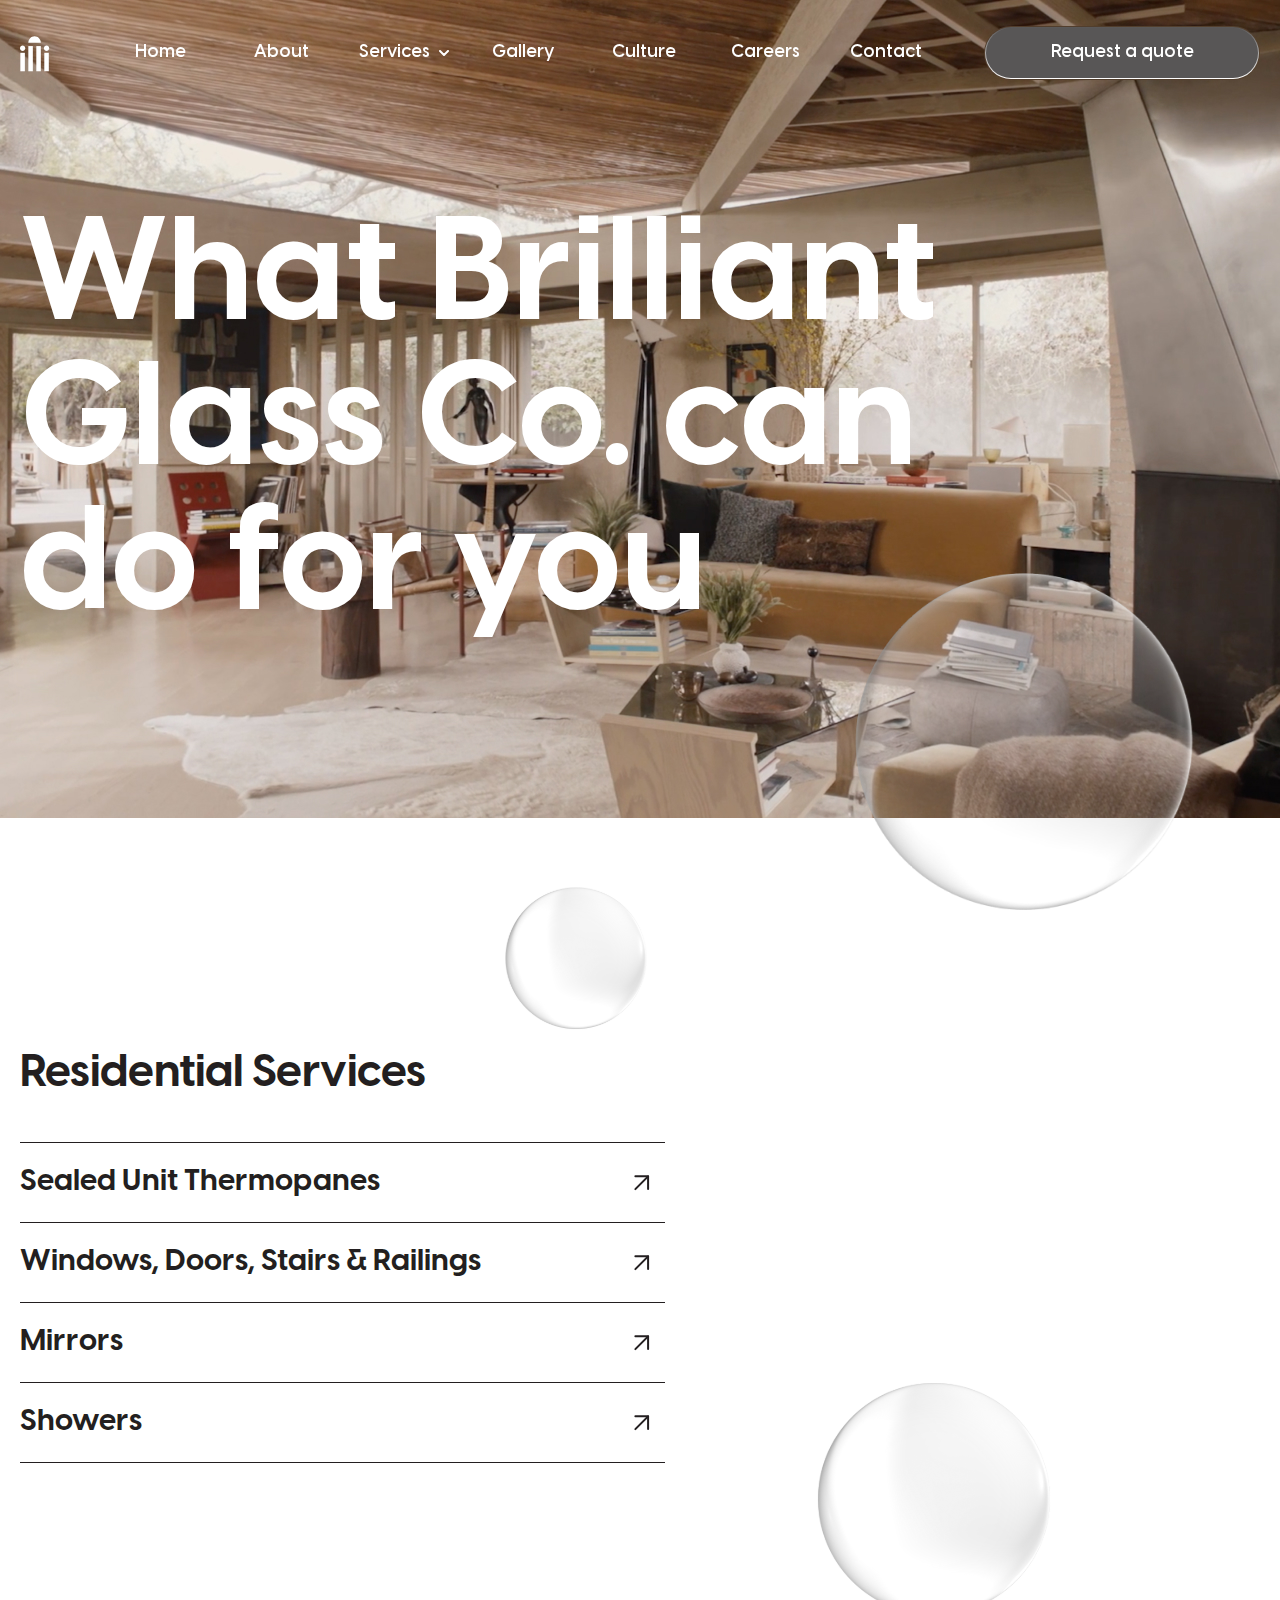
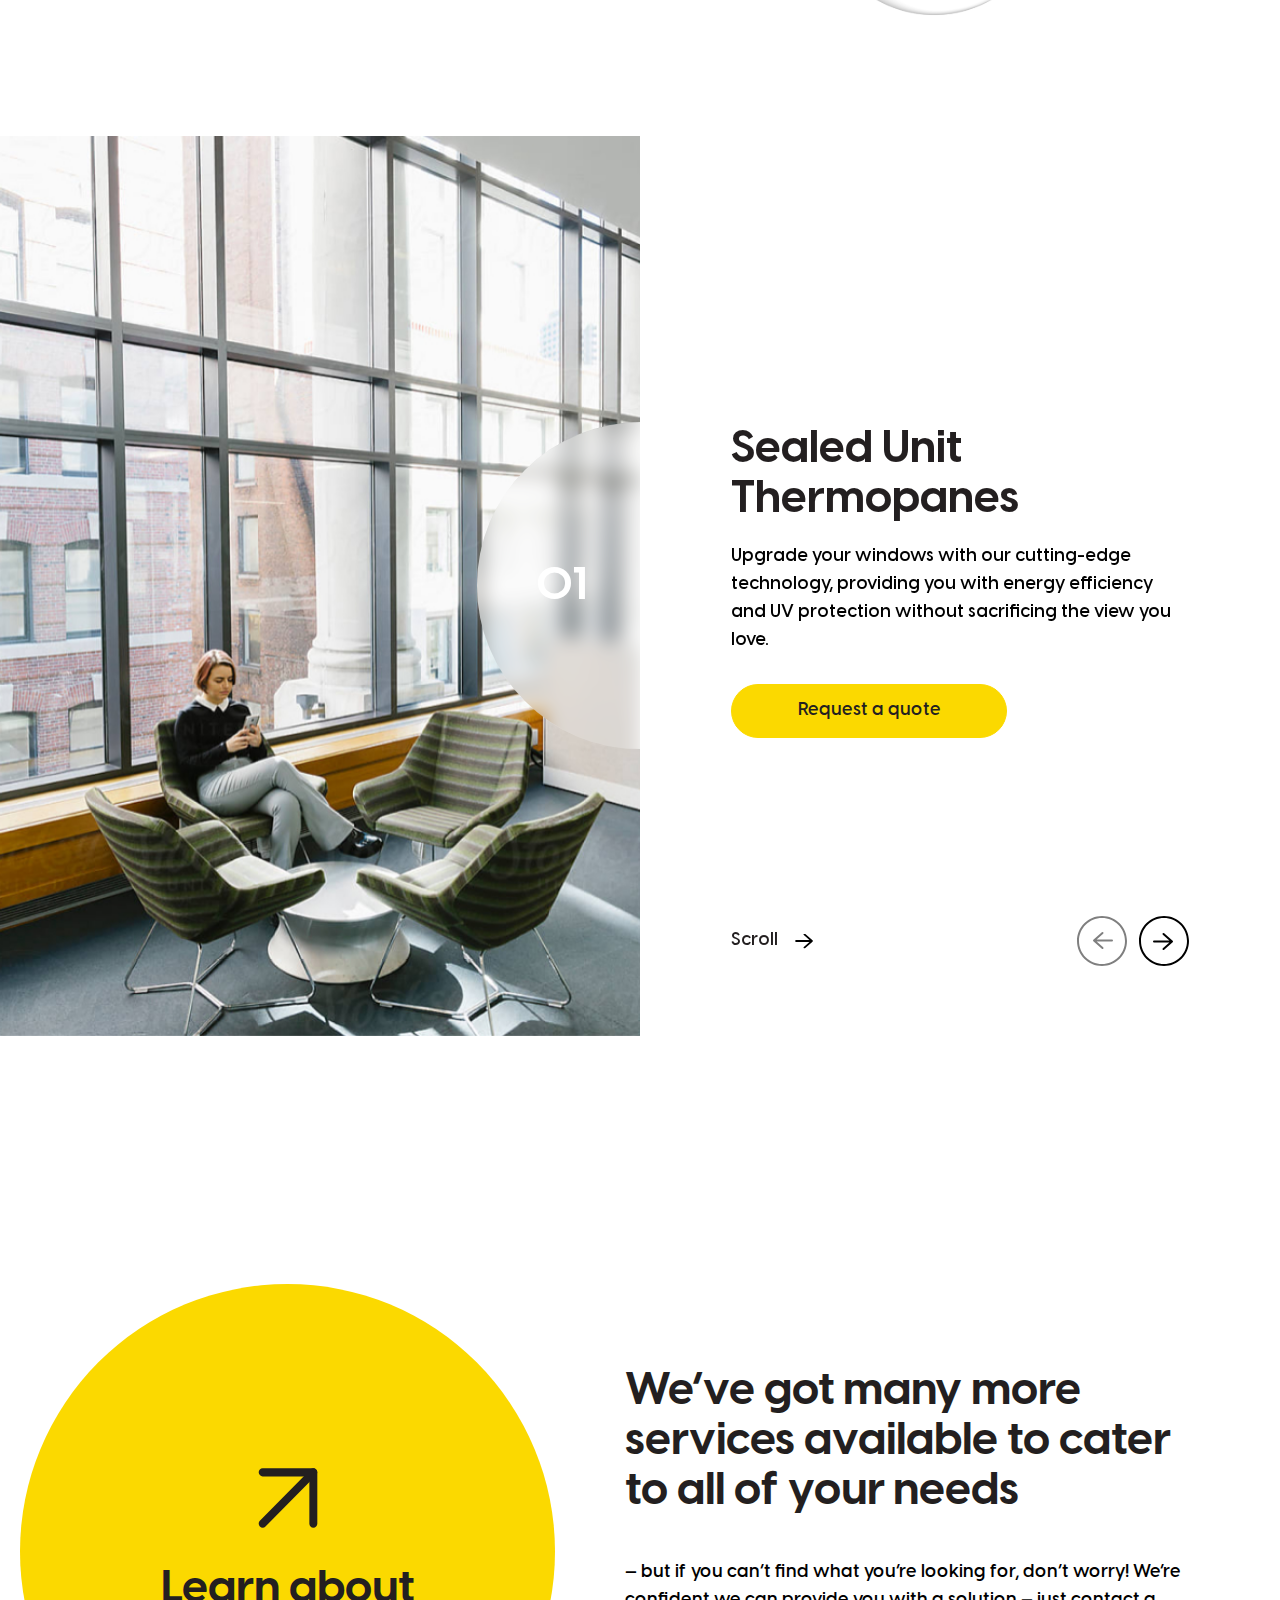
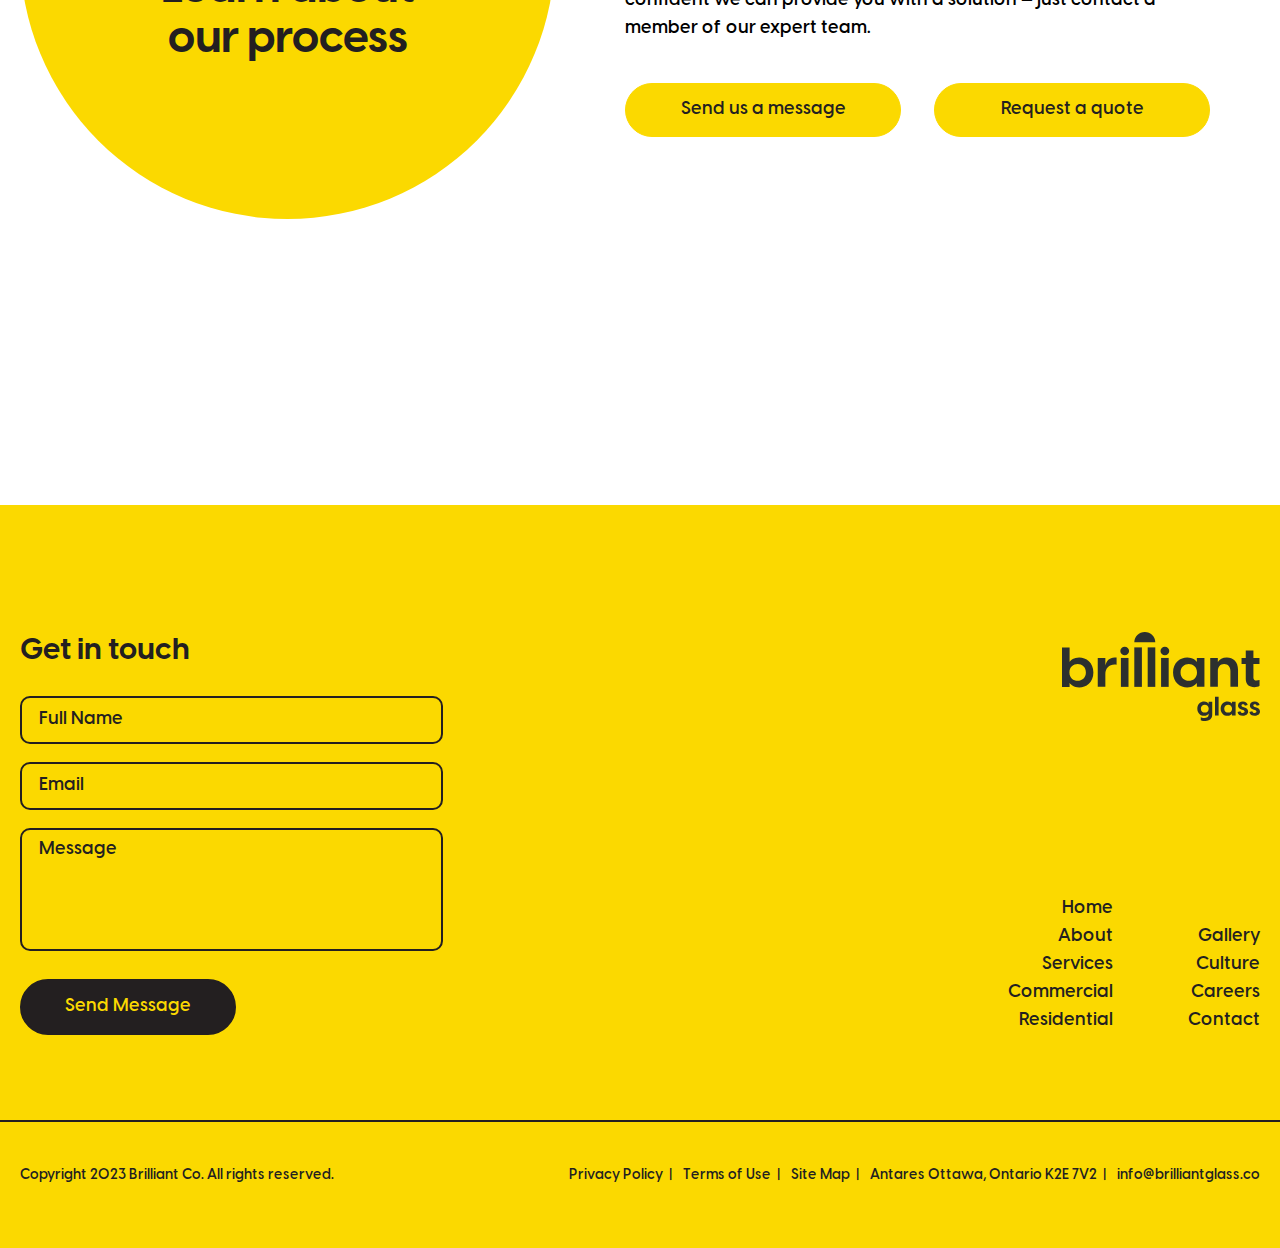
<file: residential-services.html>
<!DOCTYPE html>
<html lang="en">

<head>
    <meta charset="utf-8">
    <meta name="viewport" content="width=device-width, minimum-scale=1.0, maximum-scale=1.0, initial-scale=1.0, user-scalable=no">
    <meta name="format-detection" content="telephone=no">
    <title> Brilliance | Residential Services</title>

    <link type="text/css" rel="stylesheet" href="css/slick-theme.min.css">
    <link type="text/css" rel="stylesheet" href="css/slick.min.css">
    <link type="text/css" rel="stylesheet" href="css/swiper-bundle.min.css">
    <link type="text/css" rel="stylesheet" href="css/style.css">
</head>

<body>
    <main class="main-wrap">
        <!-- Beginning header section -->
        <header class="main-header-section">
            <div class="common-wrap clear">
                <div class="header-inner flex-box flex-vertical-align">
                    <div class="logo-wrap">
                        <a href="index.html" class="logo">
                            <img src="svgs/logo.svg" alt="" class="logo-black">
                            <img src="svgs/logo-white.svg" alt="" class="logo-white">
                        </a>
                    </div>
                    <div class="nav-wrap">
                        <div class="nav-inner flex flex-vertical-align">
                            <nav class="main-nav">
                                <ul>
                                    <li><a href="index.html">Home</a></li>
                                    <li><a href="#">About</a></li>
                                    <li>
                                        <a href="services-main.html">Services</a>
                                        <div class="suvnav">
                                            <ul>
                                                <li><a href="commercial-services.html">Commercial</a></li>
                                                <li><a href="residential-services.html">Residential</a></li>
                                            </ul>
                                        </div>
                                    </li>
                                    <li><a href="gallery.html">Gallery</a></li>
                                    <li><a href="#">Culture</a></li>
                                    <li><a href="#">Careers</a></li>
                                    <li><a href="contact.html">Contact</a></li>
                                </ul>
                            </nav>
                            <div class="header-btn">
                                <a href="https://docs.google.com/forms/d/e/1FAIpQLSd40sAzUj8a_yyrw50zxd5Hf6qUYn1TB32S7llr58v3ISFeOQ/viewform" target="_blank" class="btn bg-yellow"><span>Request a quote</span> <img src="svgs/long-arrow-right.svg" alt=""></a>
                            </div>
                        </div>
                        <div class="hamburger-trigger mobi tab">
                            <div></div>
                        </div>
                    </div>
                </div>
            </div>
        </header>
        <!-- //End header section -->

        <!-- Beginning main content section 
            ==================================== -->
        <section class="main-content-wrap secondary-header commercial-page">
            
            <div class="secondary-hero-wrap">
                <div class="secondary-hero-bg">
                    <figure>
                        <img src="img/services/hero-bg.jpg" alt="hero-bg">
                    </figure>
                </div>
                <div class="common-wrap clear">
                    <div class="secondary-hero-inner flex">
                        <h1>What Brilliant Glass Co. can do for you</h1>
                    </div>
                </div>
                <div class="secondary-hero-bubble">
                    <img src="img/services/Glass-Ball.png" alt="Glass-Ball">
                </div>
            </div>

            <div class="service-skip-links-section">
                <div class="common-wrap clear">
                    <div class="service-skip-links-inner flex">
                        <div class="service-skip-bubble-one">
                            <img src="svgs/Glass-Ball.svg" alt="">
                        </div>
                        <div class="service-skip-links-main">
                            <h4>Residential Services</h4>
                            <ul>
                                <li><a href="#">Sealed Unit Thermopanes</a></li>
                                <li><a href="#">Windows, Doors, Stairs &amp; Railings</a></li>
                                <li><a href="#">Mirrors</a></li>
                                <li><a href="#">Showers</a></li>
                            </ul>
                        </div>  
                        <div class="service-skip-bubble-two">
                            <img src="svgs/Glass-Ball.svg" alt="">
                        </div>
                    </div>
                </div>
            </div>

            <div class="services-slider-section">
                <div class="services-slider-item-wrap flex swiper mySwiper">
                    <div class="swiper-wrapper">
                        <div class="services-slider-item flex swiper-slide">
                            <div class="services-slider-item-thumb">
                                <figure>
                                    <img src="img/commercial/slider-1.jpg" alt="slider-thumb">
                                </figure>
                                <div class="blur-circle">
                                </div>
                            </div>
                            <div class="services-slider-content-wrap flex">
                                <div class="services-slider-content">
                                    <h4>Sealed Unit Thermopanes</h4>
                                    <p>Upgrade your windows with our cutting-edge technology, providing you with energy efficiency and UV protection without sacrificing the view you love.</p>
                                    <a href="#" class="btn bg-yellow">
                                        <span>Request a quote</span>
                                        <img src="svgs/long-arrow-right.svg" alt="">
                                    </a>
                                </div>
                                <div class="services-slider-arrow-wrap flex">
                                    <a href="#">Scroll</a>
                                    <div class="slider-arrows flex">
                                        <div class="slider-arrow slider-arrow-left services-slider-prev">
                                            <img src="svgs/slider-arrow.svg" alt="slider-arrow">
                                        </div>
                                        <div class="slider-arrow slider-arrow-right services-slider-next">
                                            <img src="svgs/slider-arrow.svg" alt="slider-arrow">
                                        </div>
                                    </div>
                                </div>
                            </div>
                        </div>
                        <div class="services-slider-item flex swiper-slide">
                            <div class="services-slider-item-thumb">
                                <figure>
                                    <img src="img/commercial/slider-2.jpg" alt="slider-thumb">
                                </figure>
                                <div class="blur-circle">
                                </div>
                            </div>
                            <div class="services-slider-content-wrap flex">
                                <div class="services-slider-content">
                                    <h4>Windows, Doors, Stairs &amp; Railings</h4>
                                    <p>Whether you’re looking for a replacement or a repair, we’ve got your back — from defogging windows and weather stripping to new locks and handles.</p>
                                    <a href="#" class="btn bg-yellow">
                                        <span>Request a quote</span>
                                        <img src="svgs/long-arrow-right.svg" alt="">
                                    </a>
                                </div>
                                <div class="services-slider-arrow-wrap flex">
                                    <a href="#">Scroll</a>
                                    <div class="slider-arrows flex">
                                        <div class="slider-arrow slider-arrow-left services-slider-prev">
                                            <img src="svgs/slider-arrow.svg" alt="slider-arrow">
                                        </div>
                                        <div class="slider-arrow slider-arrow-right services-slider-next">
                                            <img src="svgs/slider-arrow.svg" alt="slider-arrow">
                                        </div>
                                    </div>
                                </div>
                            </div>
                        </div>
                        <div class="services-slider-item flex swiper-slide">
                            <div class="services-slider-item-thumb">
                                <figure>
                                    <img src="img/commercial/slider-2.jpg" alt="slider-thumb">
                                </figure>
                                <div class="blur-circle">
                                </div>
                            </div>
                            <div class="services-slider-content-wrap flex">
                                <div class="services-slider-content">
                                    <h4>Mirrors</h4>
                                    <p>Our custom-cut sizes, edge work and framing will breathe new life into your space, bringing elegance and functionality to your home.</p>
                                    <a href="#" class="btn bg-yellow">
                                        <span>Request a quote</span>
                                        <img src="svgs/long-arrow-right.svg" alt="">
                                    </a>
                                </div>
                                <div class="services-slider-arrow-wrap flex">
                                    <a href="#">Scroll</a>
                                    <div class="slider-arrows flex">
                                        <div class="slider-arrow slider-arrow-left services-slider-prev">
                                            <img src="svgs/slider-arrow.svg" alt="slider-arrow">
                                        </div>
                                        <div class="slider-arrow slider-arrow-right services-slider-next">
                                            <img src="svgs/slider-arrow.svg" alt="slider-arrow">
                                        </div>
                                    </div>
                                </div>
                            </div>
                        </div>
                        <div class="services-slider-item flex swiper-slide">
                            <div class="services-slider-item-thumb">
                                <figure>
                                    <img src="img/commercial/slider-2.jpg" alt="slider-thumb">
                                </figure>
                                <div class="blur-circle">
                                </div>
                            </div>
                            <div class="services-slider-content-wrap flex">
                                <div class="services-slider-content">
                                    <h4>Showers</h4>
                                    <p>Experience pure luxury with our glass showers, customizable to your tastes or kit-based.</p>
                                    <a href="#" class="btn bg-yellow">
                                        <span>Request a quote</span>
                                        <img src="svgs/long-arrow-right.svg" alt="">
                                    </a>
                                </div>
                                <div class="services-slider-arrow-wrap flex">
                                    <a href="#">Scroll</a>
                                    <div class="slider-arrows flex">
                                        <div class="slider-arrow slider-arrow-left services-slider-prev">
                                            <img src="svgs/slider-arrow.svg" alt="slider-arrow">
                                        </div>
                                        <div class="slider-arrow slider-arrow-right services-slider-next">
                                            <img src="svgs/slider-arrow.svg" alt="slider-arrow">
                                        </div>
                                    </div>
                                </div>
                            </div>
                        </div>
                    </div>
                </div>
            </div>

            <div class="service-value-wrap secondary-service-value">
                <div class="common-wrap clear">
                    <div class="service-value-inner flex">
                        <a href="#" class="service-value-btn">
                            <img src="svgs/services/arrow.svg" alt="arrow">
                            <span>Learn about <br>
                                our process</span>
                        </a>
                        <div class="service-value-content-wrap flex">
                            <div class="service-value-content">
                                <h4>We’ve got many more services available to cater to all of your needs</h4>
                                <p>— but if you can’t find what you’re looking for, don’t worry! We’re confident we can provide you with a solution — just contact a member of our expert team. </p>
                                <div class="service-value-content-btn flex">
                                    <a href="#" class="btn bg-yellow">
                                        <span>Send us a message</span>
                                        <img src="svgs/long-arrow-right.svg" alt="">
                                    </a>
                                    <a href="#" class="btn bg-yellow">
                                        <span>Request a quote</span>
                                        <img src="svgs/long-arrow-right.svg" alt="">
                                    </a>
                                </div>
                            </div>
                        </div>
                    </div>
                </div>
            </div>

        </section>
        <!-- //End main content section -->

        <!-- Beginning footer section-->
        <footer class="main-footer-section">
            <div class="common-wrap clear">
                <div class="footer-inner flex">
                    <div class="footer-main flex">
                        <div class="footer-newsletter-wrap">
                            <div class="footer-logo mobi">
                                <a href="index.html"><img src="svgs/footer-logo.svg" alt="footer-logo"></a>
                            </div>
                            <h5>Get in touch</h5>
                            <form action="#">
                                <div class="input-row-wrap flex">
                                    <div class="input-row">
                                        <input type="text" placeholder="Full Name">
                                    </div>
                                    <div class="input-row">
                                        <input type="email" placeholder="Email">
                                    </div>
                                    <div class="input-row">
                                        <textarea placeholder="Message"></textarea>
                                    </div>
                                    <div class="input-row">
                                        <input type="submit" value="Send Message">
                                    </div>
                                </div>
                            </form>
                        </div>
                        <div class="footer-content-wrap flex">
                            <div class="footer-logo desk">
                                <a href="index.html"><img src="svgs/footer-logo.svg" alt="footer-logo"></a>
                            </div>
                            <div class="footer-widget-wrap flex">
                                <div class="footer-widget">
                                    <ul>
                                        <li><a href="index.html">Home</a></li>
                                        <li><a href="#">About</a></li>
                                        <li><a href="services-main.html">Services</a></li>
                                        <li><a href="commercial-services.html">Commercial</a></li>
                                        <li><a href="residential-services.html">Residential</a></li>
                                    </ul>
                                </div>
                                <div class="footer-widget">
                                    <ul>
                                        <li><a href="gallery.html">Gallery</a></li>
                                        <li><a href="#">Culture</a></li>
                                        <li><a href="#">Careers</a></li>
                                        <li><a href="contact.html">Contact</a></li>
                                    </ul>
                                </div>
                            </div>
                        </div>
                    </div>
                    <div class="footer-bottom flex">
                        <div class="footer-copyright">
                            <p>Copyright 2023 Brilliant Co. All rights reserved.</p>
                        </div>
                        <div class="footer-nav">
                            <ul>
                                <li><a href="#">Privacy Policy</a></li>
                                <li><a href="#">Terms of Use</a></li>
                                <li><a href="#">Site Map</a></li>
                                <li><a href="#">Antares Ottawa, Ontario K2E 7V2</a></li>
                                <li><a href="mailto:info@brilliantglass.co">info@brilliantglass.co</a></li>
                            </ul>
                        </div>
                    </div>
                </div>
            </div>
        </footer>
        <!-- //End main footer section -->
    </main>

    <script type="text/javascript" src="js/jquery-3.5.1.min.js"></script>
    <script type="text/javascript" src="js/slick.min.js"></script>
    <script type="text/javascript" src="js/swiper-bundle.min.js"></script>
    <script type="text/javascript" src="js/common-scripts.js" defer></script>
</body>

</html>
</file>
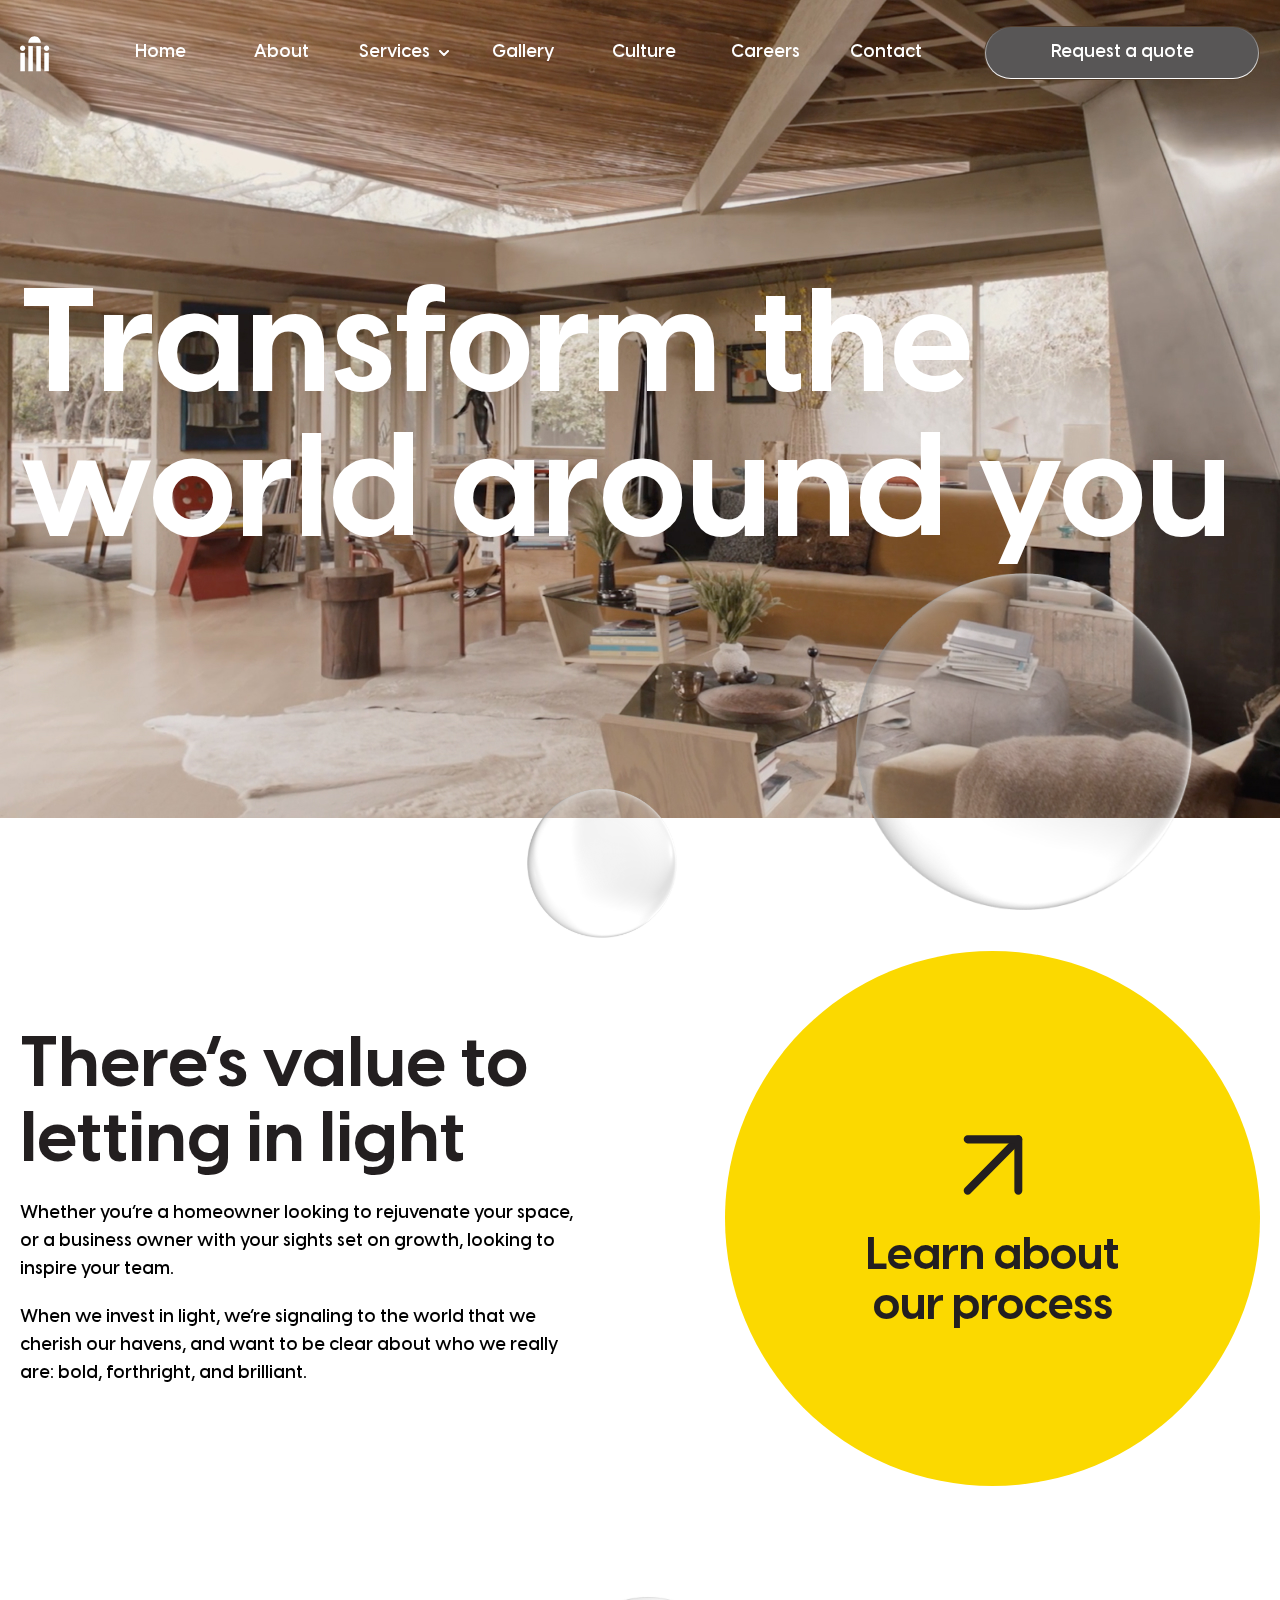
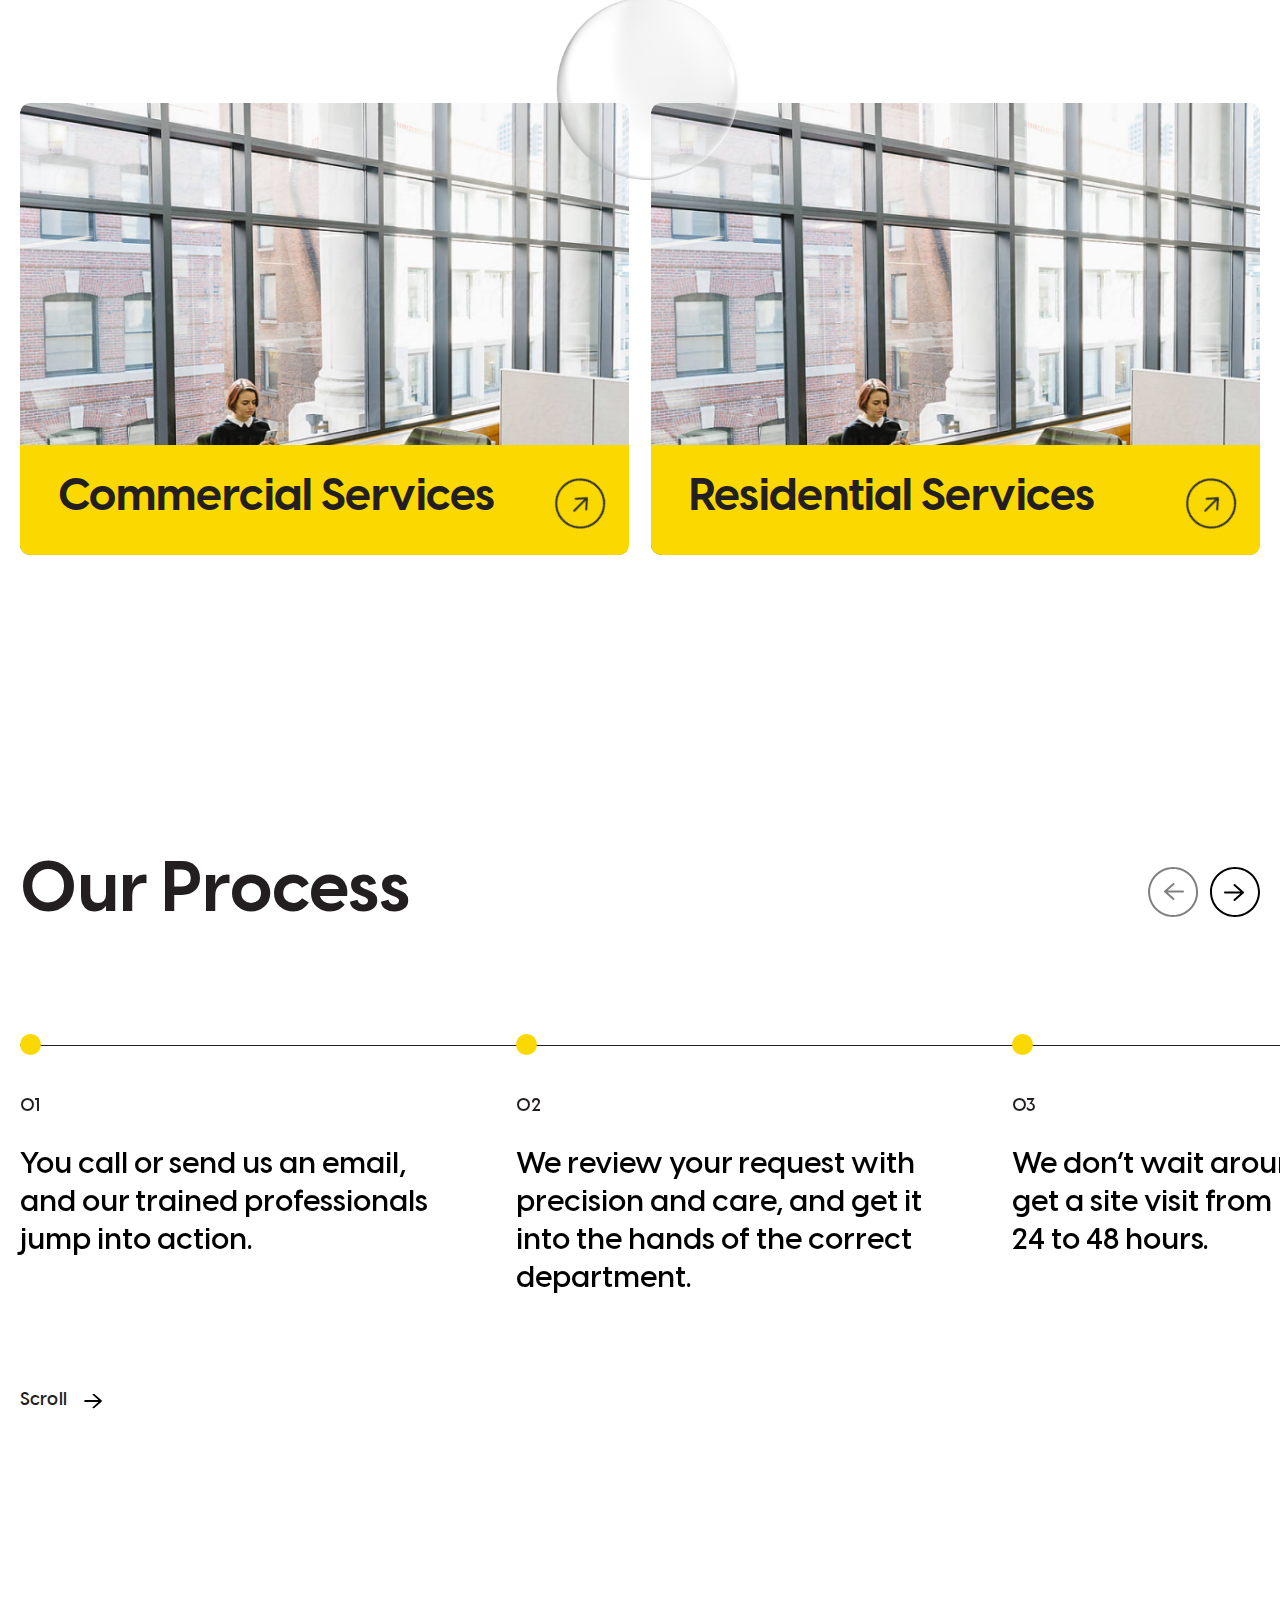
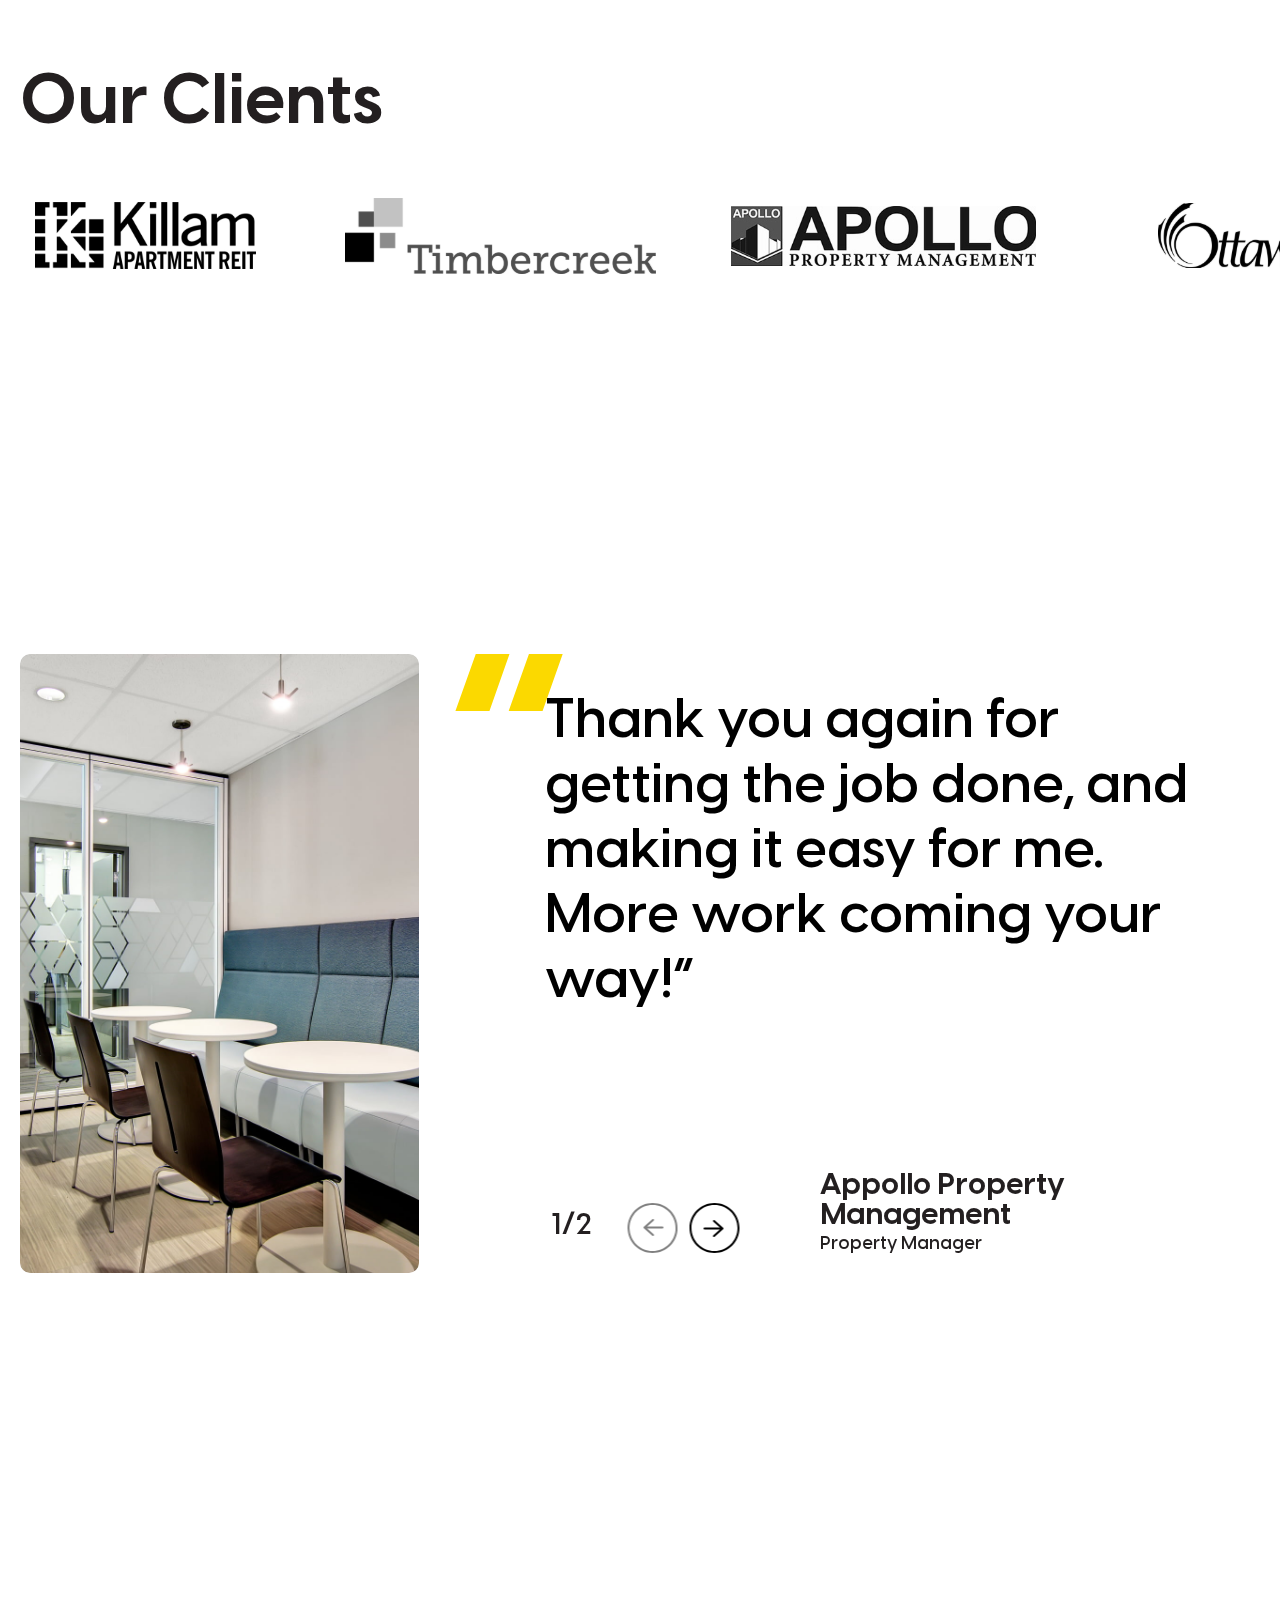
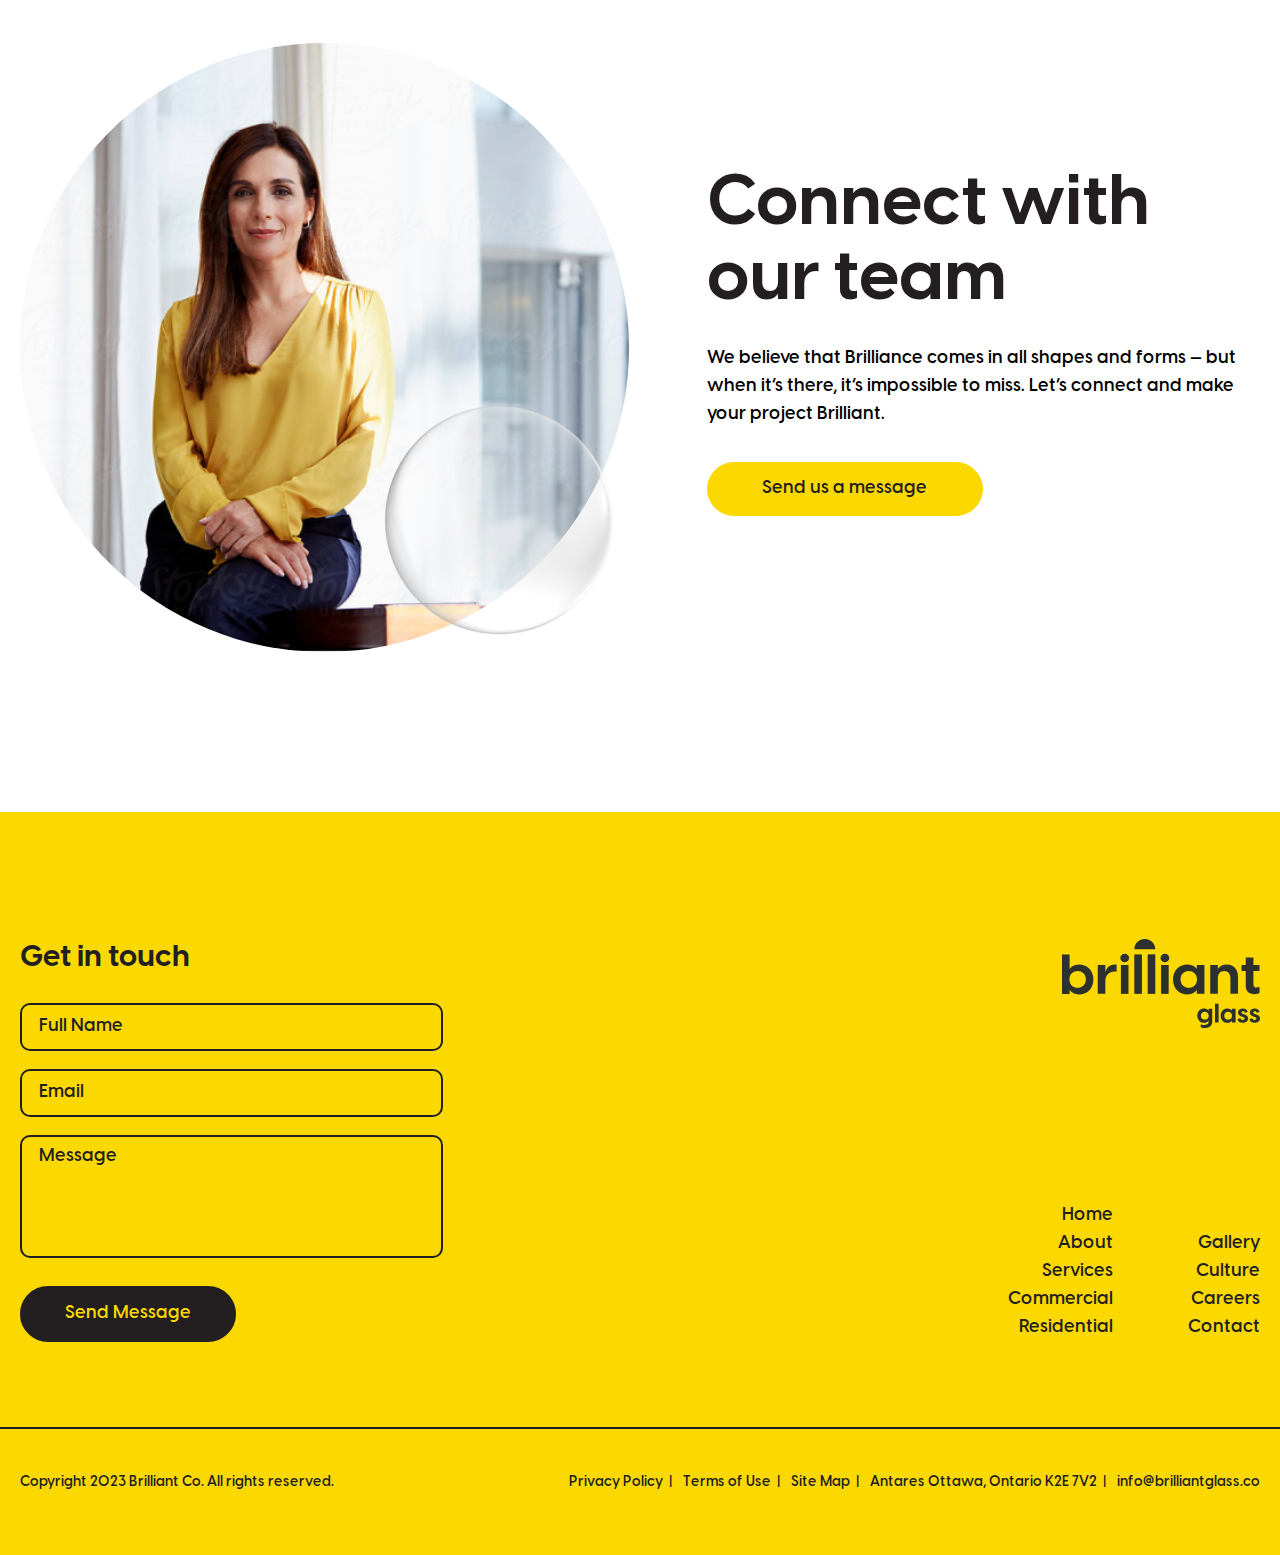
<file: services-main.html>
<!DOCTYPE html>
<html lang="en">

<head>
    <meta charset="utf-8">
    <meta name="viewport" content="width=device-width, minimum-scale=1.0, maximum-scale=1.0, initial-scale=1.0, user-scalable=no">
    <meta name="format-detection" content="telephone=no">
    <title> Brilliance | Services Main</title>

    <link type="text/css" rel="stylesheet" href="css/slick-theme.min.css">
    <link type="text/css" rel="stylesheet" href="css/slick.min.css">
    <link type="text/css" rel="stylesheet" href="css/swiper-bundle.min.css">
    <link type="text/css" rel="stylesheet" href="css/style.css">
</head>

<body>
    <main class="main-wrap">
        <!-- Beginning header section -->
        <header class="main-header-section">
            <div class="common-wrap clear">
                <div class="header-inner flex-box flex-vertical-align">
                    <div class="logo-wrap">
                        <a href="index.html" class="logo">
                            <img src="svgs/logo.svg" alt="" class="logo-black">
                            <img src="svgs/logo-white.svg" alt="" class="logo-white">
                        </a>
                    </div>
                    <div class="nav-wrap">
                        <div class="nav-inner flex flex-vertical-align">
                            <nav class="main-nav">
                                <ul>
                                    <li><a href="index.html">Home</a></li>
                                    <li><a href="#">About</a></li>
                                    <li>
                                        <a href="services-main.html">Services</a>
                                        <div class="suvnav">
                                            <ul>
                                                <li><a href="commercial-services.html">Commercial</a></li>
                                                <li><a href="residential-services.html">Residential</a></li>
                                            </ul>
                                        </div>
                                    </li>
                                    <li><a href="gallery.html">Gallery</a></li>
                                    <li><a href="#">Culture</a></li>
                                    <li><a href="#">Careers</a></li>
                                    <li><a href="contact.html">Contact</a></li>
                                </ul>
                            </nav>
                            <div class="header-btn">
                                <a href="https://docs.google.com/forms/d/e/1FAIpQLSd40sAzUj8a_yyrw50zxd5Hf6qUYn1TB32S7llr58v3ISFeOQ/viewform" target="_blank" class="btn bg-yellow"><span>Request a quote</span> <img src="svgs/long-arrow-right.svg" alt=""></a>
                            </div>
                        </div>
                        <div class="hamburger-trigger mobi tab">
                            <div></div>
                        </div>
                    </div>
                </div>
            </div>
        </header>
        <!-- //End header section -->

        <!-- Beginning main content section 
            ==================================== -->
        <section class="main-content-wrap secondary-header service-page">
            
            <div class="secondary-hero-wrap">
                <div class="secondary-hero-bg">
                    <figure>
                        <img src="img/services/hero-bg.jpg" alt="hero-bg">
                    </figure>
                </div>
                <div class="common-wrap clear">
                    <div class="secondary-hero-inner flex">
                        <h1>Transform the world around you</h1>
                    </div>
                </div>
                <div class="secondary-hero-bubble">
                    <img src="img/services/Glass-Ball.png" alt="Glass-Ball">
                </div>
            </div>

            <div class="service-value-wrap">
                <div class="service-value-bubble">
                    <img src="svgs/Glass-Ball.svg" alt="">
                </div>
                <div class="common-wrap clear">
                    <div class="service-value-inner flex">
                        <div class="service-value-content-wrap flex">
                            <div class="service-value-content">
                                <h2>There’s value to letting in light</h2>
                                <p>Whether you’re a homeowner looking to rejuvenate your space, or a business owner with your sights set on growth, looking to inspire your team. </p>
                                <p>When we invest in light, we’re signaling to the world that we cherish our havens, and want to be clear about who we really are: bold, forthright, and brilliant.</p>
                            </div>
                        </div>
                        <a href="#" class="service-value-btn">
                            <img src="svgs/services/arrow.svg" alt="arrow">
                            <span>Learn about <br>
                                our process</span>
                        </a>
                    </div>
                </div>
            </div>

            <div class="service-block-wrap">
                <div class="service-block-bubble">
                    <img src="svgs/Glass-Ball.svg" alt="">
                </div>
                <div class="common-wrap clear">
                    <div class="service-block-item-wrap flex-box">
                        <div class="service-block-item">
                            <figure>
                                <img src="img/service-block-image-1.png" alt="">
                            </figure>
                            <div class="service-block-item-content">
                                <h4>Commercial Services</h4>
                                <ul>
                                    <li>Curtain Wall</li>
                                    <li>Storefronts &amp; Entrance Systems</li>
                                    <li>Glazing (Interior &amp; Exterior)</li>
                                    <li>Architectural Films, Tints &amp; Coatings</li>
                                </ul>
                                <a href="commercial-services.html"><img src="svgs/circle-arrow-right.svg" alt=""></a>
                            </div>
                        </div>
                        <div class="service-block-item">
                            <figure>
                                <img src="img/service-block-image-1.png" alt="">
                            </figure>
                            <div class="service-block-item-content">
                                <h4>Residential Services</h4>
                                <ul>
                                    <li>Curtain Wall</li>
                                    <li>Storefronts &amp; Entrance Systems</li>
                                    <li>Glazing (Interior &amp; Exterior)</li>
                                    <li>Architectural Films, Tints &amp; Coatings</li>
                                </ul>
                                <a href="residential-services.html"><img src="svgs/circle-arrow-right.svg" alt=""></a>
                            </div>
                        </div>
                    </div>
                </div>
            </div>

            <div class="our-process-wrap">
                <div class="common-wrap clear">
                    <div class="our-process-inner flex">
                        <div class="our-process-title flex">
                            <h2>Our Process</h2>
                            <div class="slider-arrows flex">
                                <div class="slider-arrow slider-arrow-left process-button-prev">
                                    <img src="svgs/slider-arrow.svg" alt="slider-arrow">
                                </div>
                                <div class="slider-arrow slider-arrow-right process-button-next">
                                    <img src="svgs/slider-arrow.svg" alt="slider-arrow">
                                </div>
                            </div>
                        </div>
                        <div class="our-process-component-wrap flex swiper mySwiper">
                            <div class="swiper-wrapper">
                                <div class="our-process-component swiper-slide">
                                    <p>You call or send us an email, and our trained professionals jump into action. </p>
                                </div>
                                <div class="our-process-component swiper-slide">
                                    <p>We review your request with precision and care, and get it into the hands of the correct department.  </p>
                                </div>
                                <div class="our-process-component swiper-slide">
                                    <p>We don’t wait around: you’ll get a site visit from us within 24 to 48 hours.  </p>
                                </div>
                                <div class="our-process-component swiper-slide">
                                    <p>Back at our office, we’ll create a meticulously-detailed file about your request.  </p>
                                </div>
                                <div class="our-process-component swiper-slide">
                                    <p>Again, we don’t wait around: you’ll get a quote from us within 24 to 48 hours. If it looks good to you, we’ll request your deposit.  </p>
                                </div>
                                <div class="our-process-component swiper-slide">
                                    <p>From there, we’ll order the required materials, opting for Ottawa or Canada-made products whenever possible.  </p>
                                </div>
                                <div class="our-process-component swiper-slide">
                                    <p>We’re sticklers for quality control; after we receive the materials, we’ll make sure everything is up to our Brilliant standards.</p>
                                </div>
                                <div class="our-process-component swiper-slide">
                                    <p>Once we’re satisfied with the materials, we’ll work with you to create a schedule for our work — and then we’re ready to dive in! </p>
                                </div>
                            </div>
                        </div>
                        <div class="our-process-component-scroll flex">
                            <a href="#">Scroll</a>
                        </div>
                    </div>
                </div>
            </div>
            
            <div class="our-clients-wrap">
                <div class="common-wrap clear">
                    <div class="our-clients-inner flex">
                        <div class="our-clients-title">
                            <h2>Our Clients</h2>
                        </div>
                        <div class="our-clients-item-wrap flex">
                            <div class="our-clients-item">
                                <img src="svgs/apollo-logo.svg" alt="apollo-logo">
                            </div>
                            <div class="our-clients-item">
                                <img src="svgs/ottawa.svg" alt="ottawa">
                            </div>
                            <div class="our-clients-item">
                                <img src="svgs/killam.svg" alt="killam">
                            </div>
                            <div class="our-clients-item">
                                <img src="svgs/Timbercreek.svg" alt="Timbercreek">
                            </div>
                        </div>
                    </div>
                </div>
            </div>
            <div class="testimonial-wrap">
                <div class="common-wrap clear">
                    <div class="testimonial-inner flex">
                        <div class="testimonial-item-wrap">
                            <div class="testimonial-item">
                                <div class="testimonial-item-inner flex">
                                    <div class="testimonial-item-thumb">
                                        <figure>
                                            <img src="img/testimonial-item-thumb.jpg" alt="testimonial-item-thumb">
                                        </figure>
                                    </div>
                                    <div class="testimonial-item-content-wrap flex">
                                        <div class="testimonial-item-content">
                                            <h3>Thank you again for getting the job done, and making it easy for me. More work coming your way!”</h3>
                                        </div>
                                        <div class="testimonial-author-wrap flex">
                                            <div class="testimonial-author">
                                                <h5>Appollo Property Management</h5>
                                                <span>Property Manager</span>
                                            </div>
                                        </div>
                                    </div>
                                </div>
                            </div>
                            <div class="testimonial-item">
                                <div class="testimonial-item-inner flex">
                                    <div class="testimonial-item-thumb">
                                        <figure>
                                            <img src="img/testimonial-item-thumb.jpg" alt="testimonial-item-thumb">
                                        </figure>
                                    </div>
                                    <div class="testimonial-item-content-wrap flex">
                                        <div class="testimonial-item-content">
                                            <h3>Thank you again for getting the job done, and making it easy for me. More work coming your way!”</h3>
                                        </div>
                                        <div class="testimonial-author-wrap flex">
                                            <div class="testimonial-author">
                                                <h5>Appollo Property Management</h5>
                                                <span>Property Manager</span>
                                            </div>
                                        </div>
                                    </div>
                                </div>
                            </div>
                        </div>
                        <div class="testimonial-counter-and-arrow flex">
                            <div class="slider-arrows flex">
                                <div class="slider-arrow slider-arrow-left slick-prev">
                                    <img src="svgs/slider-arrow.svg" alt="slider-arrow">
                                </div>
                                <div class="slider-arrow slider-arrow-right slick-next">
                                    <img src="svgs/slider-arrow.svg" alt="slider-arrow">
                                </div>
                            </div>
                        </div>
                    </div>
                </div>
            </div>

            <div class="left-right-wrap">
                <div class="common-wrap clear">
                    <div class="left-right-inner flex-box flex-vertical-align">
                        <div class="left-thumb">
                            <figure>
                                <img src="img/left-right-thumb-2.jpg" alt="">
                            </figure>
                            <div class="left-glass-shape">
                                <img src="svgs/Glass-Ball-small.svg" alt="">
                            </div>
                        </div>
                        <div class="right-content-wrap">
                            <h2>Connect with our team</h2>
                            <p>We believe that Brilliance comes in all shapes and forms — but when it’s there, it’s impossible to miss. Let’s connect and make your project Brilliant.</p>
                            <div class="right-content-btn">
                                <a href="#" class="btn bg-yellow"><span>Send us a message</span> <img src="svgs/long-arrow-right.svg" alt=""></a>
                            </div>
                        </div>
                    </div>
                </div>
            </div>

        </section>
        <!-- //End main content section -->

        <!-- Beginning footer section-->
        <footer class="main-footer-section">
            <div class="common-wrap clear">
                <div class="footer-inner flex">
                    <div class="footer-main flex">
                        <div class="footer-newsletter-wrap">
                            <div class="footer-logo mobi">
                                <a href="index.html"><img src="svgs/footer-logo.svg" alt="footer-logo"></a>
                            </div>
                            <h5>Get in touch</h5>
                            <form action="#">
                                <div class="input-row-wrap flex">
                                    <div class="input-row">
                                        <input type="text" placeholder="Full Name">
                                    </div>
                                    <div class="input-row">
                                        <input type="email" placeholder="Email">
                                    </div>
                                    <div class="input-row">
                                        <textarea placeholder="Message"></textarea>
                                    </div>
                                    <div class="input-row">
                                        <input type="submit" value="Send Message">
                                    </div>
                                </div>
                            </form>
                        </div>
                        <div class="footer-content-wrap flex">
                            <div class="footer-logo desk">
                                <a href="index.html"><img src="svgs/footer-logo.svg" alt="footer-logo"></a>
                            </div>
                            <div class="footer-widget-wrap flex">
                                <div class="footer-widget">
                                    <ul>
                                        <li><a href="index.html">Home</a></li>
                                        <li><a href="#">About</a></li>
                                        <li><a href="services-main.html">Services</a></li>
                                        <li><a href="commercial-services.html">Commercial</a></li>
                                        <li><a href="residential-services.html">Residential</a></li>
                                    </ul>
                                </div>
                                <div class="footer-widget">
                                    <ul>
                                        <li><a href="gallery.html">Gallery</a></li>
                                        <li><a href="#">Culture</a></li>
                                        <li><a href="#">Careers</a></li>
                                        <li><a href="contact.html">Contact</a></li>
                                    </ul>
                                </div>
                            </div>
                        </div>
                    </div>
                    <div class="footer-bottom flex">
                        <div class="footer-copyright">
                            <p>Copyright 2023 Brilliant Co. All rights reserved.</p>
                        </div>
                        <div class="footer-nav">
                            <ul>
                                <li><a href="#">Privacy Policy</a></li>
                                <li><a href="#">Terms of Use</a></li>
                                <li><a href="#">Site Map</a></li>
                                <li><a href="#">Antares Ottawa, Ontario K2E 7V2</a></li>
                                <li><a href="mailto:info@brilliantglass.co">info@brilliantglass.co</a></li>
                            </ul>
                        </div>
                    </div>
                </div>
            </div>
        </footer>
        <!-- //End main footer section -->
    </main>

    <script type="text/javascript" src="js/jquery-3.5.1.min.js"></script>
    <script type="text/javascript" src="js/slick.min.js"></script>
    <script type="text/javascript" src="js/swiper-bundle.min.js"></script>
    <script type="text/javascript" src="js/common-scripts.js" defer></script>
</body>

</html>
</file>
<file: css/style.css>
/* Typography */

@font-face {
    font-family: 'VisbyCFDemiBold';
    src: url('../fonts/VisbyCFDemiBold.eot');
    src: url('../fonts/VisbyCFDemiBold.eot') format('embedded-opentype'),
         url('../fonts/VisbyCFDemiBold.woff2') format('woff2'),
         url('../fonts/VisbyCFDemiBold.woff') format('woff'),
         url('../fonts/VisbyCFDemiBold.ttf') format('truetype'),
         url('../fonts/VisbyCFDemiBold.svg#VisbyCFDemiBold') format('svg');
}

@font-face {
    font-family: 'VisbyCFBold';
    src: url('../fonts/VisbyCFBold.eot');
    src: url('../fonts/VisbyCFBold.eot') format('embedded-opentype'),
         url('../fonts/VisbyCFBold.woff2') format('woff2'),
         url('../fonts/VisbyCFBold.woff') format('woff'),
         url('../fonts/VisbyCFBold.ttf') format('truetype'),
         url('../fonts/VisbyCFBold.svg#VisbyCFBold') format('svg');
}





:root{
    
    --visbycfbold: 'VisbyCFBold';
    --visbycfdemibold: 'VisbyCFDemiBold';
    
    /*Colors*/
    --white: #ffffff;
    --black: #231f20;
    --yellow: #FBD900;
    
}

/* // End typography */


/*	Resets
------	*/

html, body, div, span, object, iframe, h1, h2, h3, h4, h5, h6, p, blockquote, pre, a, abbr, address, cite, code, del, dfn, em, img, ins, kbd, q, samp, small, strong, sub, sup, var, b, i, hr, dl, dt, dd, ol, ul, li, fieldset, form, label, legend, table, caption, tbody, tfoot, thead, tr, th, td, article, aside, canvas, details, figure, figcaption, hgroup, menu, footer, header, nav, section, summary, time, mark, audio, video {margin: 0; padding: 0; border: 0; }

ul{list-style: none;}
article, aside, canvas, figure, figure img, figcaption, hgroup, footer, header, nav, section, audio, video{display: block;}

blockquote, q{quotes: none;}
blockquote:before, blockquote:after,
q:before, q:after{content: ''; content: none;}
table{border-collapse: collapse; border-spacing: 0;}
b, strong{font-weight: bold;}
[type="checkbox"], [type="radio"]{box-sizing: border-box; padding: 0;}
[type="search"]{-webkit-appearance: textfield; outline-offset: -2px;}
[type="search"]::-webkit-search-decoration{-webkit-appearance: none;}
::-webkit-file-upload-button{-webkit-appearance: button; font: inherit;}

.clear:after{content:".";display:block;clear:both;visibility:hidden;line-height:0;height:0}
a img{border:0; width: auto; height: auto; max-width: 100%; vertical-align: bottom; border-style: none; -webkit-perspective: 0; perspective: 0; -webkit-backface-visibility: hidden; -webkit-transform: translate3d(0,0,0); visibility: visible; backface-visibility: hidden;}
a,input,select,textarea{outline:none; border-radius: 0;}
img{width: auto; height: auto; max-width: 100%; vertical-align: bottom; border-style: none; -webkit-perspective: 0; perspective: 0; -webkit-backface-visibility: hidden; -webkit-transform: translate3d(0,0,0); visibility: visible; backface-visibility: hidden;}

/* Selection colours (easy to forget) */
img::selection{background: transparent;}
img::-moz-selection{background: transparent;}
a{text-decoration: none; display: inline-block;}

input[type='number']{-moz-appearance:textfield;}
input::-webkit-outer-spin-button,
input::-webkit-inner-spin-button{-webkit-appearance: none;}
input::-moz-focus-inner{border:0; padding: 0; }
input:invalid,
input:required{box-shadow: none;}
input[type="search"]::-webkit-search-decoration,
input[type="search"]::-webkit-search-cancel-button,
input[type="search"]::-webkit-search-results-button,
input[type="search"]::-webkit-search-results-decoration{display: none;}
input:required { box-shadow:none; }
input::-moz-focus-inner{box-shadow:0 0 0px transparent;}
input[type="text"],input[type="email"],input[type="tel"],input[type="search"],input[type="number"],input[type="submit"],input[type="password"],select,textarea{-webkit-appearance:none;-moz-appearance:none;appearance:none;}

/*	Resets
------	*/
html{height: 100%; max-height: 100%; min-height: 100%; overflow: hidden; overflow-y: scroll;}
body{background: rgb(255,255,255); -webkit-text-size-adjust: 100%; -moz-text-size-adjust:100%; -moz-osx-font-smoothing:grayscale;-webkit-font-smoothing:antialiased; font-size: 18px; line-height: 28px; font-family: var(--visbycfdemibold); font-weight: normal;}

*{-webkit-box-sizing: border-box;-moz-box-sizing:border-box; box-sizing: border-box;}


/* ======= Flex ======= */
.flex-box{ display: -webkit-box; display: -ms-flexbox; display: flex; -webkit-box-orient: horizontal; -webkit-box-direction: normal; -ms-flex-flow: row wrap; flex-flow: row wrap; -webkit-box-pack: justify; -ms-flex-pack: justify; justify-content: space-between;}
.flex-horizontal-align{-webkit-box-pack: center; -ms-flex-pack: center; justify-content: center;}
.flex-vertical-align{-webkit-box-align: center; -ms-flex-align: center; align-items: center;}
.flex-top-align{-webkit-box-align: flex-start; -ms-flex-align: flex-start; align-items: flex-start;}
.flex-bottom-align{-webkit-box-align: flex-end; -ms-flex-align: end; align-items: flex-end;}
.flex-right-align{-webkit-box-pack: end;-ms-flex-pack: end;justify-content: flex-end}
.flex-content-align{ -ms-flex-line-pack: center; align-content: center;}
.order-1{ -moz-order: 1; -ms-order: 1; -webkit-box-ordinal-group: 2; -ms-flex-order: 1; order: 1;}
.order-2{ -moz-order: 2; -ms-order: 2; -webkit-box-ordinal-group: 3; -ms-flex-order: 2; order: 2;}
.flex{ display: -moz-flex; display: -ms-flex; display: -o-flex; display: -webkit-box; display: -ms-flexbox; display: flex; flex-flow: row wrap;}

.align-content > div{display: -webkit-flex; display: -moz-flex; display: -ms-flex; display: -o-flex; display: flex; flex-flow: column wrap}
.align-content-inner{flex: 1 0 auto; display: flex; flex-wrap: wrap; flex-direction: column;}
/*.align-content-inner p{margin-top: auto;}*/

/* ======= Flex ======= */




/* Global style */
h1, h2, h4, h5{font-family: var(--visbycfbold); font-weight: normal; font-style: normal; color: var(--black);}
h1{font-size: 145px; line-height: 145px;}
h2{font-size: 70px; line-height: 75px;}
h3{font-size: 55px; line-height: 65px; font-family: var(--visbycfdemibold);}
h4{font-size: 45px; line-height: 50px;}

dfn, address, em{font-style: normal;}
label, input[type="submit"]{cursor: pointer;}
button:focus{outline: none;}
.btn{-webkit-transition: all .4s ease-in-out, color 0s ease; -moz-transition: all .4s ease-in-out, color 0s ease; transition: all .4s ease-in-out, color 0s ease; min-width: 276px; height: 30px; font-size: 18px; line-height: 28px; position: relative; min-height: 54px; padding: 12px 0; font-family: var(--visbycfdemibold);}
.btn span{transition: all 0.4s ease-in-out; float: left; width: 100%; text-align: center;}
.btn:hover span{transform: translateX(-33px);}
.btn img{width: 18px; line-height: 15px; position: absolute; top: 50%; transform: translate(0, -50%); right: 23px; transition: 0.4s ease-in-out; z-index: 3; opacity: 0;}
.btn:hover img{transform: translate(-10px, -50%); opacity: 1;}
.bg-yellow{border-radius: 50px; background: #FBD900; color: #231F20; border: 1px solid var(--yellow);}
.bg-yellow:hover{border: 1px solid #231F20; background-color: transparent;}

.bg-outline{border-radius: 50px; background-color: transparent; color: var(--black); transition: all 0.4s ease-in-out, color 0s ease; border: 1px solid var(--black);}

.bg-black{border-radius: 50px; background-color: var(--black); color: var(--yellow); transition: background 0.4s ease-in-out, color 0s ease; border: 1px solid var(--black);}
.bg-black:hover{border: 1px solid #231F20; color: var(--black); background-color: transparent;}

.bg-gray{border-radius: 50px; border: 1px solid transparent; color: var(--white); background: transparent; backdrop-filter: blur(80px);}
.bg-gray span{position: relative; z-index: 3; transition: 0.4s ease-in-out;}
.bg-gray:after{content: ''; position: absolute; top: 50%; left: 50%; transform: translate(-50%, -50%); width: calc(100% - 2px); height: calc(100% - 2px); background-color: #585656; z-index: 1; border-radius: 52px; transition: 0.4s ease-in-out;}
.bg-gray:before{content: ''; position: absolute; top: 0; left: 0; right: 0; bottom: 0; width: 100%; height: 100%; border-radius: inherit; background: linear-gradient(0deg, rgba(255,255,255,1) 0%, #585656 100%); z-index: 0; transition: 0.4s ease-in-out;}

.bg-gray:hover {border-color: var(--yellow); background: var(--yellow); color: var(--black)}
.bg-gray:hover:after { background-color: var(--yellow); }
.bg-gray:hover:before { opacity: 0; }


.mobi{display: none;}
.tab{display: none;}
.desk{display: block;}

.common-wrap{max-width: 1360px; margin: 0 auto; clear: both; padding: 0 20px;}
.common-wrap .common-wrap{padding: 0;}

.centerY { position: absolute; left: 0; right: 0; text-align: center; top: 50%; width: 100%; -webkit-transform: translateY(-50%); -moz-transform: translateY(-50%); transform: translateY(-50%); color: #ffffff; }

/* Flex style */
.flex-box{display: -webkit-flex; display: -webkit-box; display: -moz-box; display: -ms-flexbox; display: flex; -webkit-flex-flow: row wrap; flex-flow: row wrap; -webkit-box-pack: justify; -moz-box-pack: justify; -ms-flex-pack: justify; -webkit-justify-content: space-between; justify-content: space-between;}
.flex-horizontal-align{-webkit-box-pack: center; -moz-box-pack: center; -ms-flex-pack: center; -webkit-justify-content: center; justify-content: center;}
.flex-vertical-align{-webkit-box-align: center; align-items: center;}
.flex-bottom-align{-webkit-box-align: flex-end; align-items: flex-end;}
.flex-content-align{-webkit-align-content: center; -moz-align-content: center; align-content: center;}
.order-1{-webkit-order: 1; -moz-order: 1; -ms-order: 1; order: 1;}
.order-2{-webkit-order: 2; -moz-order: 2; -ms-order: 2; order: 2;}
.flex{display: -webkit-flex; display: -moz-flex; display: -ms-flex; display: -o-flex; display: flex;}
/* End Flex style */

section, footer, header{float: left; width: 100%; position: relative;}

body,html{height: 100%;}

.main-wrap{min-height: 100%; overflow: hidden;  position: relative; overflow-x: hidden;}


.navShown {overflow: hidden;}



.main-header-section{float: left; width: 100%; padding: 26px 0; position: absolute; top: 0; left: 0; z-index: 9;}
.header-inner{float: left; width: 100%;}
.logo-wrap{float: left; width: 30px; height: 35px; position: relative; z-index: 1;}
.logo-wrap a{width: 100%; height: 100%;}
.logo-wrap img{position: absolute; top: 0; left: 0; transition: all 0.4s ease-in-out;}
.nav-wrap{float: left; width: calc(100% - 40px);}
.nav-inner{float: right; width: 100%; max-width: 1147px; justify-content: space-between;}
.main-nav{float: left; width: calc(100% - 276px);}
.main-nav ul{float: left; width: 100%; display: -webkit-flex; display: -moz-flex; display: -ms-flex; display: -o-flex; display: flex; flex-flow: row wrap; justify-content: space-between; max-width: 820px;}
.main-nav ul li{min-width: 94px; text-align: center; position: relative;}
.main-nav ul li a{font-size: 18px; line-height: 30px; color: #2C302E; text-align: center; position: relative;}
.main-nav ul li a:after { content: ''; position: absolute; top: auto; left: auto; right: 0; bottom: 0; width: 0px; height: 2px; border-radius: 10px; background: var(--black); transition: 0.4s ease;}
.main-nav ul li a:hover:after{width: 100%; left: 0;}
.header-btn{float: left; width: auto;}
.header-btn a{float: left;}


.hamburger-trigger {float: left; width: 40px; height: 24px; position: relative; z-index: 9; cursor: pointer;}
.hamburger-trigger div {width: 100%; height: 2px; background-color: var(--black); position: absolute; top: auto; bottom: 3px; cursor: pointer; border-radius: 10px; transition: 0.4s ease;}
.hamburger-trigger div:before{content: ''; position: absolute; top: 0; left: 0; width: 100%; height: 2px; background-color: var(--black); border-radius: 10px; transition: 0.4s ease;}
.hamburger-trigger div:before { top: -15px; }
.navShown .hamburger-trigger div{bottom: 10px; transform: rotate(45deg); background-color: var(--white);}
.navShown .hamburger-trigger div:before{top: 0; transform: rotate(-90deg); background-color: var(--white);}
.navShown .nav-inner{transform: translateX(0)}
.navShown .main-nav{transform: translateX(0)}
img.logo-white { opacity: 0; }
.navShown .logo-wrap img.logo-black { opacity: 0; }
.navShown .logo-wrap img.logo-white { opacity: 1; }

.has-sub-nav{padding-right: 15px;}
.has-sub-nav:after{position: absolute; top: 50%; right: 0; content: ''; background-repeat: no-repeat; background-size: 100% 100%; background-position: center center; background-image: url(../svgs/bottom-arrow.svg); width: 10px; height: 6px; transform: translateY(-50%);}
.secondary-header .has-sub-nav:after{background-image: url(../svgs/bottom-arrow-white.svg);}
.suvnav{position: absolute; top: 30px; left: 50%; transform: translateX(-50%); display: none;}
.suvnav ul{width: 100%;}
.suvnav ul li{width: 100%; text-align: center;}

.hero-wrap{float: left; width: 100%; padding: 115px 0; min-height: 820px; height: 100vh; position: relative;}
.hero-wrap:before{content: ''; position: absolute; top: 0; left: 0; width: 100%; height: 100%; background-color: var(--yellow); transition: 0.8s ease;}
.loaded .hero-wrap:before{width: 0;}
.hero-inner{float: left; width: 100%; position: relative; z-index: 1;}
.hero-heading{float: left; width: 100%; text-align: center; display: flex; flex-flow: row wrap; justify-content: center; position: relative;}
.hero-heading figure{position: absolute; top: -100%; left: 50%; transform: translate(-50%, 10%);}
.hero-inner h1{text-align: center;}
.hero-inner p{max-width: 648px; margin-top: 80px; font-size: 30px; line-height: 38px; text-align: center; position: relative; z-index: 1}
.hero-btn-group{float: left; width: 100%; margin-top: 65px;}
.hero-btn-group a{margin: 0 18px;}

.left-right-wrap{float: left; width: 100%; padding: 160px 0;}
.left-right-inner{float: left; width: 100%;}
.left-thumb{float: left; width: 49.091%; position: relative;}
.left-thumb figure{float: left; width: 100%;}
.left-thumb figure img{width: 100%; height: 100%; object-fit: cover;}
.left-glass-shape{position: absolute; width: 71.298%; top: auto; right: -50%; bottom: -50%; transform: translate(-50%, -50%);}
.right-content-wrap{float: left; width: 44.62121212121212%;}
.right-content-wrap p{margin-top: 27px; max-width: 535px;}
.right-content-btn{float: left; width: 100%; margin-top: 33px;}


.service-block-wrap{float: left; width: 100%; padding: 51px 0 155px;}
.service-block-title{float: left; width: 100%;}
.service-block-title h3{max-width: 810px; text-align: center;}
.service-block-title p{max-width: 550px; text-align: center; margin-top: 27px;}
.service-block-item-wrap{float: left; width: 100%; margin-top: 170px;}
.service-block-item{float: left; width: 49.09090909090909%; position: relative; border-radius: 10px; overflow: hidden;}

.service-block-item-content {position: absolute; top: auto; left: 0; bottom: 0; width: 100%; height: 110px; background: var(--yellow); padding: 28px 12px 16px 38px; display: -webkit-flex; display: -moz-flex; display: -ms-flex; display: -o-flex; display: flex; flex-flow: row wrap; align-content: flex-start; align-items: flex-start; transition: all 0.4s ease-in-out; overflow: hidden;}
.service-block-item:hover .service-block-item-content { padding: 53px 12px 16px 38px; height: 100%; }
.service-block-item-content h4{margin-bottom: 32px; width: 100%}
.service-block-item-content ul{float: left; width: 100%;}
.service-block-item-content ul li{margin-bottom: 28px; font-size: 30px; line-height: 38px; }
.service-block-item-content a { width: 71px; height: 71px; border-radius: 100%; overflow: hidden; position: absolute; bottom: 16px; right: 13px; transition: 0.4s ease; transform: rotate(-45deg);}
.service-block-item:hover .service-block-item-content a {transform: rotate(0deg);}


.brilliance-means-wrap{float: left; width: 100%; padding: 155px 0 162px;}
.brilliance-means-wrap .common-wrap{max-width: 1136px;}
.brilliance-means-inner{float: right; width: 100%; max-width: 1016px;}
.brilliance-means-title { float: left; width: 100%; max-width: 902px; }
.brilliance-means-title figure{float: left; width: 262px; shape-outside: url(../img/brilliance-means-1.jpg); margin-right: 22px; margin-bottom: 0;}
.brilliance-means-title h3 { margin-top: 33px; }
.brilliance-means-title p {float: right; max-width: 428px; margin-right: -66px; margin-top: -10px;}

.brilliance-means-thumb-wrap{float: left; width: 100%; padding-left: 8px; margin-top: -104px; align-items: flex-end;}
.brilliance-means-thumb{float: left; width: 44.445%;}
.brilliance-means-thumb:nth-child(2){width: 47.719%;}


.request-quote-wrap{float: left; width: 100%; padding: 162px 0 235px;}
.request-quote-inner{float: left; width: 100%;}
.request-quote-inner h3{max-width: 648px; text-align: center;}
.request-quote-btn{float: left; width: 100%; text-align: center; margin-top: 40px;}



/* Start Our Work Style */
.our-wrok-wrap{float: left; width: 100%; padding: 197px 0 246px; background-color: var(--yellow);}
.our-wrok-wrap .common-wrap{overflow: visible;}

.our-wrok-inner{width: 100%; overflow: visible;}
.our-wrok-title-wrap{width: 100%; align-items: flex-end;}
.our-wrok-title{width: calc(100% - 276px);}
.our-wrok-btn{width: auto;}
.our-wrok-item-wrap{width: 100%; margin-top: 73px; column-gap: 24px; overflow: visible;}
.our-wrok-item{width: 423px;}
.our-wrok-item figure{width: 100%;}
.our-wrok-item figure img{width: 100%; object-fit: cover; border-radius: 10px;}
.slider-arrows.mobi{display: none;}

/* End Our Work Style */

/* Start Our Clients Style */
.our-clients-wrap{float: left; width: 100%; padding: 310px 0 180px;}
.our-clients-wrap .common-wrap{overflow-x: visible;}
.our-clients-inner{width: 100%; overflow-x: visible;} 
.our-clients-title{width: 100%;}
.our-clients-item-wrap{width: 100%; margin-top: 56px; column-gap: 75px; overflow-x: visible;}
.our-clients-item{min-width: 250px; text-align: center; display: flex !important; justify-content: center;}
.our-clients-item-wrap .slick-track { display: flex !important; column-gap: 75px; align-items: center;}
.our-clients-item-wrap .slick-list { overflow: visible; }
/* End Our Clients Style */

/* Start testimonial Style */
.testimonial-wrap{float: left; width: 100%; padding: 200px 0 210px;}
.testimonial-inner{width: 100%; position: relative;}
.testimonial-item-wrap{width: 100%;}
.testimonial-item{float: left; width: 100%;}
.testimonial-item-inner{width: 100%; justify-content: space-between; }
.testimonial-item-thumb{width: 32.1969696969697%;}
.testimonial-item-thumb figure{width: 100%; height: 100%;}
.testimonial-item-thumb figure img{width: 100%; height: 100%; object-fit: cover; border-radius: 10px;}

.testimonial-item-content-wrap{width: 57.65151515151515%; padding: 36px 0 14px; align-content: space-between; row-gap: 20px;}
.testimonial-item-content{width: 100%;}
.testimonial-item-content h3{max-width: 703px; position: relative;  font-family: var(--visbycfdemibold);}
.testimonial-item-content h3::before { position: absolute; top: 18px; left: -14%; width: auto; content: "“"; color: var(--yellow); font-size: 350px; line-height: 140px; font-family: var(--visbycfdemibold); z-index: -1; }
.testimonial-author-wrap{width: 100%; justify-content: flex-end;}
.testimonial-author{width: 61.49802890932983%;}
.testimonial-author h5{font-size: 30px; line-height: 30px; color: var(--black); font-family: var(--visbycfbold);}
.testimonial-author span{font-size: 18px; line-height: 18px; color: var(--black); font-family: var(--visbycfdemibold);}

.testimonial-counter-and-arrow{align-items: center; position: absolute; bottom: 20px; left: 49%; transform: translateX(-50%);}
.slide-count-wrap {width: 111px; text-align: center;}
.slide-count-wrap span, .slide-count-wrap em{font-size: 30px; line-height: 30px; color: var(--black); font-family: var(--visbycfdemibold);}
.slider-arrows{column-gap: 12px;}
.slider-arrows::before{display: none !important;}
.slider-arrow{width: 50px; height: 50px; cursor: pointer; transition: .3s ease-in-out; position: relative; z-index: 1; top: auto !important; left: auto !important; right: auto !important; transform: unset !important;}
.slick-arrow.slick-disabled.slider-arrow{opacity: .5;}
.slider-arrow img{float: left; width: 100%; height: 100%;}
.slider-arrow-left img{transform: rotate(-180deg);}
.slider-arrow.slick-next:before{display: none;}
.slider-arrow.slick-prev:before{display: none;}
/* End testimonial Style */

/* Start Footer Style */
.main-footer-section{float: left; width: 100%; background-color: var(--yellow); padding: 127px 0 57px;}
.footer-inner{width: 100%;}
.footer-main{width: 100%; justify-content: space-between;}

.footer-newsletter-wrap{max-width: 423px; width: 100%;}
.footer-newsletter-wrap h5{font-size: 30px; line-height: 38px; color: var(--black); font-family: var(--visbycfbold); font-weight: normal;}
.footer-newsletter-wrap form{float: left; width: 100%; margin-top: 26px;}
.input-row-wrap{width: 100%; row-gap: 18px;}
.input-row{width: 100%;}
.input-row input:not([type="submit"]), .input-row textarea{width: 100%; border: 2px solid var(--black); background-color: transparent; outline: none; border-radius: 10px; box-sizing: border-box; height: 48px; padding: 4px 17px 4px 17px; font-size: 18px; line-height: 32px; color: var(--black); font-family: var(--visbycfdemibold); font-weight: normal;}
.input-row textarea{height: 123px; resize: none;}
.input-row input::placeholder, .input-row textarea::placeholder{color: var(--black);}
.input-row input[type="submit"]{font-size: 18px; line-height: 30px; padding: 11px; text-align: center; min-width: 216px; background-color: var(--black); color: var(--yellow); border-radius: 50px; min-height: 53px; font-family: var(--visbycfdemibold); font-weight: normal; border: 2px solid var(--black); outline: none; box-sizing: border-box;}

.footer-content-wrap{width: calc(100% - 425px);}
.footer-logo{width: 100%;}
.footer-logo.desk{display: flex; flex-flow: row wrap; justify-content: flex-end;}
.footer-logo a{max-width: 198px;}
.footer-widget-wrap{width: 100%; align-items: flex-end; justify-content: flex-end; column-gap: 16px;}

.footer-widget{width: 131px;}
.footer-widget ul{width: 100%;}
.footer-widget ul li{text-align: right;}
.footer-widget ul li a{font-size: 18px; line-height: 18px; color: var(--black); font-family: var(--visbycfdemibold); text-align: right;}


.footer-bottom{width: 100%; position: relative; padding-top: 41px; margin-top: 85px; justify-content: space-between;}
.footer-bottom:before{position: absolute; content: ''; top: 0; left: 50%; transform: translateX(-50%); width: 100vw; height: 2px; background-color: var(--black);}
.footer-copyright{width: auto;}
.footer-copyright p{font-size: 14px; line-height: 30px; color: var(--black); font-family: var(--visbycfdemibold);}
.footer-nav{width: auto;}
.footer-nav ul{display: flex; flex-flow: row wrap; column-gap: 20px;}
.footer-nav ul li{position: relative;}
.footer-nav ul li a{font-size: 14px; line-height: 30px; color: var(--black); font-family: var(--visbycfdemibold);}
.footer-nav ul li:after{position: absolute; content: '|'; top: 0; right: -10px; width: auto; height: auto; font-size: 14px; line-height: 30px; color: var(--black); font-family: var(--visbycfdemibold);}
.footer-nav ul li:last-child:after{display: none;}
/* End Footer Style */



/* Start Services Style */
.secondary-hero-wrap{float: left; width: 100%; min-height: 818px; position: relative; display: flex; flex-flow: row wrap; align-items: center; padding: 80px 0 50px;}
.secondary-hero-bg{width: 100%; height: 100%; position: absolute; top: 0; left: 0;}
.secondary-hero-bg figure{width: 100%; height: 100%;}
.secondary-hero-bg figure img{width: 100%; height: 100%; object-fit: cover;}
.secondary-hero-wrap .common-wrap{width: 100%;}
.secondary-hero-inner{width: 100%; position: relative; z-index: 1;} 
.secondary-hero-inner h1{color: var(--white);}

.secondary-hero-bubble{width: 50%; max-width: 786px; position: absolute; right: -5%; bottom: -30%; z-index: 1;}
.secondary-hero-bubble img{width: 100%;}


.service-value-wrap{float: left; width: 100%; padding: 133px 0 100px; position: relative;}
.service-value-wrap .common-wrap{max-width: 1284px;}
.service-value-inner{width: 100%; align-items: center; position: relative; z-index: 1;}
.service-value-btn{width: 535px; height: 535px; border-radius: 50%; background-color: var(--yellow); display: flex; flex-flow: row wrap; align-items: center; justify-content: center; padding: 20px; align-content: center;}
.service-value-btn span{display: block; margin-top: 8px; width: 100%; text-align: center; font-size: 45px; color: var(--black); font-family: var(--visbycfbold); line-height: 50px;}
.service-value-btn img{transform: rotate(0); transition: .3s ease-in-out;}
.service-value-btn:hover img{transform: rotate(45deg);}

.service-value-content-wrap{width: calc(100% - 535px); padding-right: 20px;}
.service-value-content{max-width: 560px;}
.service-value-content h2{margin-bottom: 20px;}
.service-value-content p{margin-bottom: 20px;}

.service-value-bubble{position: absolute; top: -5%; left: 40%; width: 100%; max-width: 180px;}
.service-value-bubble img{width: 100%;}

.service-page .service-block-wrap{padding: 117px 0 100px; position: relative;}
.service-page .service-block-item-wrap{margin-top: 0;}
.service-block-bubble{max-width: 220px; width: 100%; position: absolute; top: 0; left: 42%; z-index: 2;}
.service-block-bubble img{width: 100%;}

.our-process-wrap{float: left; width: 100%; padding: 200px 0 54px; position: relative;}
.our-process-wrap .common-wrap{overflow: visible;}
.our-process-inner{width: 100%; overflow: visible;}
.our-process-title{width: 100%; justify-content: space-between; align-items: center;}

.swiper-button-disabled{opacity: .5;}
.our-process-component-wrap{width: 100%; margin-top: 100px; counter-reset: section; overflow: visible;}
.our-process-component-wrap .swiper-wrapper{padding-top: 15px;}
.our-process-component{width: 423px; padding-top: 100px; position: relative; border-top: 1px solid var(--black);}
.our-process-component::before{position: absolute; top: -12px; left: 0; width: 21px; height: 21px; border-radius: 50%; background-color: var(--yellow); content: '';}
.our-process-component:last-child{border-top: none;}
.our-process-component:after{counter-increment: section;  content: "0" counter(section); position: absolute; top: 44px; left: 0; width: auto; font-size: 18px; line-height: 34px; color: var(--black); font-family: var(--visbycfdemibold);}
.our-process-component p{font-size: 30px; line-height: 38px; font-family: var(--visbycfdemibold); max-width: 423px;}

.our-process-component-scroll{width: 100%; margin-top: 50px;}
.our-process-component-scroll a{font-size: 18px; line-height: 30px; color: var(--black); position: relative; padding-right: 35px;} 
.our-process-component-scroll a:after{position: absolute; top: 50%; right: 0; width: 18px; height: 15px; content: ''; background-repeat: no-repeat; background-size: 100% 100%; background-position: center center; background-image: url(../svgs/services/btn-arrow.svg); transform: translateY(-50%);} 
.service-page .our-clients-wrap{padding-top: 197px;}
.left-thumb figure img{border-radius: 50%;}
/* End Services Style */

/* Start secondary-header Style */
.secondary-header .main-nav ul li a{color: var(--white);}
.secondary-header img.logo-black{opacity: 0;}
.secondary-header img.logo-white{opacity: 1;}
.secondary-header .main-nav ul li a:after{background-color: var(--white);}
@media only screen and (min-width: 992px) {
.secondary-header .header-btn a.btn{border-radius: 50px; border: 1px solid transparent; color: var(--white); background: transparent; backdrop-filter: blur(80px);}
.secondary-header .header-btn a.btn span{position: relative; z-index: 3; transition: 0.4s ease-in-out;}
.secondary-header .header-btn a.btn:after{content: ''; position: absolute; top: 50%; left: 50%; transform: translate(-50%, -50%); width: calc(100% - 2px); height: calc(100% - 2px); background-color: #585656; z-index: 1; border-radius: 52px; transition: 0.4s ease-in-out;}
.secondary-header .header-btn a.btn:before{content: ''; position: absolute; top: 0; left: 0; right: 0; bottom: 0; width: 100%; height: 100%; border-radius: inherit; background: linear-gradient(0deg, rgba(255,255,255,1) 0%, #585656 100%); z-index: 0; transition: 0.4s ease-in-out;}

.secondary-header .header-btn a.btn:hover {border-color: var(--yellow); background: var(--yellow); color: var(--black)}
.secondary-header .header-btn a.btn:hover:after { background-color: var(--yellow); }
.secondary-header .header-btn a.btn:hover:before { opacity: 0;}

}
@media only screen and (min-width: 768px) {
    .header-black .header-btn a.btn{border-radius: 50px; background-color: var(--black); color: var(--yellow); transition: background 0.4s ease-in-out, color 0s ease; border: 1px solid var(--black);}
    .header-black .header-btn a.btn:hover { border: 1px solid #231F20; color: var(--black); background-color: transparent; }

}
/* End secondary-header Style */

/* Start commercial and Residential service Style */
.commercial-page .secondary-hero-inner h1{max-width: 1100px;}
.service-skip-links-section{float: left; width: 100%; padding: 231px 0 273px;}
.service-skip-links-inner{width: 100%; position: relative;}
.service-skip-links-main{max-width: 645px; width: 100%;}

.service-skip-links-main ul{width: 100%; margin-top: 43px;  border-top: 1px solid var(--black);}
.service-skip-links-main ul li{width: 100%; border-bottom: 1px solid var(--black);}
.service-skip-links-main ul li a{width: 100%; padding: 24px 40px 25px 0; font-size: 30px; line-height: 30px; color: var(--black); font-family: var(--visbycfbold); position: relative;}
.service-skip-links-main ul li a:after{position: absolute; top: 50%; right: 10px; content: ''; width: 26px; height: 26px; background-image: url(../svgs/services/list-arrow.svg); background-position: center center; background-size: 100% 100%; transform: translateY(-50%); transition: .3s ease-in-out;}
.service-skip-links-main ul li a:hover:after{transform:  translateY(-50%) rotate(45deg);}

.service-skip-bubble-one { max-width: 170px; width: 100%; position: absolute; top: -41%; left: 38%; }
.service-skip-bubble-one img{width: 100%;}

.service-skip-bubble-two { max-width: 280px; width: 100%; position: absolute; bottom: -41%; right: 15%; }
.service-skip-bubble-two img{width: 100%;}


.services-slider-section{float: left; width: 100%;}
.services-slider-item-wrap{width: 100%; counter-reset: section;}
.services-slider-item{width: 100%; min-height: 100vh;}
.services-slider-item-thumb{width: 50%; height: 100%; overflow: hidden; position: relative; height: 100vh;}
.services-slider-item .blur-circle{content: ''; width: 327px; height: 327px; border-radius: 50%; position: absolute; top: 50%; right: -163.5px; transform: translateY(-50%); background: rgba(255, 255, 255, 0.20); backdrop-filter: blur(10px);}
.services-slider-item .blur-circle:after{position: absolute; top: 50%; left: 0; transform: translateY(-50%); width: 111px; height: auto; counter-increment: section; content: "0" counter(section); font-size: 45px; line-height: 45px; color: var(--white); font-family: var(--visbycfbold); text-align: right;}
.services-slider-item-thumb figure{width: 100%; height: 100%;}
.services-slider-item-thumb figure img{width: 100%; height: 100%; object-fit: cover;}
.services-slider-content-wrap{width: 50%; justify-content: center; align-items: center; position: relative; height: 100%; min-height: 100vh; padding: 20px;} 
.services-slider-content{max-width: 458px; width: 100%;}
.services-slider-content h4{margin-bottom: 18px;}
.services-slider-content p{margin-bottom: 29px;}
.services-slider-arrow-wrap{position: absolute; left: 50%; transform: translateX(-50%); bottom: 50px; padding: 20px; max-width: 498px; width: 100%; align-items: center; justify-content: space-between;}
.services-slider-arrow-wrap a { font-size: 18px; line-height: 30px; color: var(--black); position: relative; padding-right: 35px; }
.services-slider-arrow-wrap a:after { position: absolute; top: 50%; right: 0; width: 18px; height: 15px; content: ''; background-repeat: no-repeat; background-size: 100% 100%; background-position: center center; background-image: url(../svgs/services/btn-arrow.svg); transform: translateY(-50%); }

.secondary-service-value.service-value-wrap{padding: 248px 0 286px;}
.secondary-service-value.service-value-wrap .common-wrap{max-width: 1360px;}
.secondary-service-value .service-value-content-wrap{justify-content: center; padding: 0 0 0 20px;}
.secondary-service-value .service-value-content{max-width: 585px;}
.secondary-service-value .service-value-content-wrap h4{margin-bottom: 42px;}
.service-value-content-btn{width: 100%; margin-top: 40px; column-gap: 33px; row-gap: 29px;} 
/* End commercial and Residential service Style */



/* contact page */
.contact-hero-wrap{float: left; width: 100%; background-color: var(--yellow); padding: 158px 0;}
.contact-hero-wrap .common-wrap{max-width: 1392px;}
.contact-hero-inner{ width: 100%; justify-content: space-between; align-items: center; padding-right: 10px;}
.contact-hero-info{width: 58.01470588235294%;}
.contact-hero-info h1{margin-bottom: 26px;}
.contact-hero-info p{max-width: 487px; font-size: 20px; line-height: normal; font-family: var(--visbycfbold);}
.contact-hero-info-btn{width: 100%; padding-top: 52px; column-gap: 15px;}
.contact-hero-info-btn a{min-width: 216px; }
.contact-hero-info-btn .btn:hover span {transform: translateX(-20px);}
.contact-hero-info-btn .btn:hover img {transform: translate(0px, -50%);opacity: 1;}
.contact-hero-thumb{width: 40.6%; position: relative;}
.contact-hero-thumb figure{float: left; width: 100%;}
.contact-hero-thumb figure img{float: left; width: 100%; object-fit: cover;}
.contact-hero-shape {float: left;width: 105%;position: absolute;bottom: -36%;left: -50%;z-index: 1;}
.contact-hero-shape figure{float: left; width: 100%;}
.contact-hero-shape figure img{float: left; width: 100%; object-fit: cover;}
.contact-wrap{float: left; width: 100%; background-color: var(--yellow); position: relative; z-index: 2; padding: 60px 0; border-bottom: 2px solid var(--black);}
.contact-wrap .common-wrap{max-width: 1385px;}
.contact-inner{width: 100%; justify-content: space-between; padding-right: 7px; margin-bottom: 119px;}
.contact-info-area{width: 41.94029850746269%;}
.contact-info-area h4{font-family: var(--visbycfbold);}
.contact-from-area{width: 49.2%; padding-top: 13px;}
.contact-from-area h5{font-size: 30px;line-height: 45px; font-family: var(--visbycfbold); margin-bottom: 47px;}
.contact-from-area .input-row-wrap {row-gap: 21px;}
.contact-from-area .input-row input:not([type="submit"]), .contact-from-area .input-row textarea {padding: 10px 17px 10px 17px;height: 57px; font-family: var(--visbycfbold);}
.contact-from-area .input-row textarea{height: 182px;}
.input-row.submit-btn {padding-top: 11px;}
/* contact page */


/* Start Gallery Style */

.gallery-wrap{float: left; width: 100%; position: relative; padding: 149px 0 146px; height: 120.5vh;}
.gallery-inner{float: left; width: 100%; position: relative;}
.gallery-title{float: left; width: 100%; position: absolute; top: 0; left: 0;}
.gallery-btn{float: left; width: 100%; margin-top: 38px;}
.gallery-btn a.btn.bg-outline { margin: 0 16px; }
.gallery-item-wrap{float: left; width: 100%; height: calc(100vh - 177px);}
.gallery-item{float: left; width: 17.431%; position: absolute; border-radius: 10px; overflow: hidden; z-index: 1;}
.gallery-item:hover{z-index: 2;}
.gallery-item:nth-child(1) { top: 46.6%; left: -4%; }
.gallery-item:nth-child(2){top: 67.6%; left: 27.2%; width: 13.3%;}
.gallery-item:nth-child(3){top: 46.8%; left: 39.3%; width: 14.6%;}
.gallery-item:nth-child(4){top: 44.7%; left: 60.7%; width: 26.7%;}
.gallery-item:nth-child(5) { top: 54.2%; left: 92.7%; width: 19.167%; }
.gallery-item:nth-child(6){top: 103%; left: 9.2%; width: 19.167%;}
.gallery-item:nth-child(7){top: 98.4%; left: 45.5%; width: 12%;}
.gallery-item:nth-child(8){top: 75.4%; left: 72.5%; width: 17%;}

.gallery-popup-wrap{float: left; width: 100%; position: fixed; top: 0; left: 0; width: 100%; background: rgba(255, 255, 255, 0.25); -webkit-backdrop-filter: blur(17.5px); backdrop-filter: blur(17.5px); height: 100vh; overflow: hidden; overflow-y: scroll; padding: 106px 0; opacity: 0; visibility: hidden; height: 0; transition: 0.5s ease; z-index: -1;}
.gallery-popup-wrap.popup-active{opacity: 1; visibility: visible; height: 100%; z-index: 3}
.gallery-popup-wrap::-webkit-scrollbar{opacity: 0; width: 0;}
.gallery-popup-wrap .common-wrap{max-width: 920px;}
.gallery-popup-inner{float: left; width: 100%; opacity: 0; visibility: hidden; transition: 0.5s ease;}
.gallery-popup-item-wrap{float: left; width: 100%; overflow: hidden; border-radius: 12px;}
.gallery-popup-item {float: left; width: 100%;}
.gallery-popup-item figure{float: left; width: 100%;}
.gallery-popup-item figure img{width: 100%; height: 100%; object-fit: cover;}

.gallery-popup-inner.popup-active-inner{opacity: 1; visibility: visible;}

.gallery-popup-navigator{float: left; width: 100%; margin-top: 62px;}
.slick-counter{font-size: 30px; line-height: 36px; font-family: var(--visbycfbold); width: 76px; float: left; margin-left: -10px;}
.gallery-popup-arrow {float: left; width: 112px; display: flex; flex-flow: row wrap; justify-content: space-between; margin-top: -4px;}
.popup-arrow{cursor: pointer;}
.popup-arrow-prev.popup-arrow { transform: rotate(180deg); }
.popup-arrow.slick-arrow{transition: 0.4s ease;}
.popup-arrow.slick-arrow.slick-disabled{opacity: 0.25;}
.gallery-popup-title-wrap { float: right; padding-right: 17px; width: 460px; }
.gallery-popup-title { float: right; width: 100%; }
.gallery-popup-title h5{font-size: 30px; line-height: 36px;}
.gallery-popup-title span{font-size: 18px; line-height: 24px;}


/* End Gallery Style */


/* Carrers */

.careers-hero-wrap{float: left; width: 100%; background-color: #FDDA00; padding: 180px 0 120px;height: 670px;}
.careers-hero-inner{float: left; width: 100%;}
.careers-hero-wrap .common-wrap{max-width: 1340px;}
.careers-hero-wrap .brilliance-means-title figure{ width: 423px; position: relative; shape-outside: url(../img/career/hero-thumb.png); margin-right: 22px; margin-top: 76px; margin-bottom: 0;}
.careers-hero-wrap .brilliance-means-title{max-width: 100%;}
.careers-hero-wrap .brilliance-means-title h2{font-size: 70px; line-height: 75px; font-family:'VisbyCFBold', sans-serif; margin-top: 0;}
.bg-transparent { border: 1px solid #231F20; background-color: transparent;    border-radius: 50px; color: #231F20; }

.hero-bottom-btn {display: flex; justify-content: center; margin-top: 80px; }
.careers-hero-wrap .brilliance-means-title .inner-img { position: absolute;  top: auto; width: 267px; left: 50%; transform: translate(50%, 50%); float: right; bottom: 30%; }

.right-opportunity-wrap{float: left; width: 100%; margin-top: 280px;}
.right-opportunity-wrap .common-wrap{max-width: 1136px;}
.right-opportunity-inner{float: left; width: 100%;}
.right-opportunity-wrap .brilliance-means-title{max-width: 100%;}
.right-opportunity-wrap .brilliance-means-title figure{width: 288px; shape-outside: url(../img/career/small-img.png);}
.right-opportunity-wrap .brilliance-means-title figure.large-img{width: 499px; float: right; margin-top: 197px; margin-right: 40px; margin-left: 22px;shape-outside: url(../img/career/small-img.png);}
.right-opportunity-wrap .brilliance-means-title h3 { margin-top: 44px; }
.right-opportunity-wrap .hero-bottom-btn{justify-content: start;}

.join-our-team-wrap{float: left; width: 100%; background-color: var(--yellow);margin-top: 280px; padding: 100px 0;}
.join-inner { float: left; width: 100%;display: flex;align-items: center; }
.join-content { float: left; width: 536px; margin-right: 12%; } 
.join-info { float: left; width: calc(100% - 700px);}
.right-text { max-width: 435px; }
.join-list-item { float: left; width: 100%; border: 1px solid #231f20; border-radius: 20px; padding: 40px; display: flex; gap: 40px; margin-bottom: 30px;}

.we-believe-info { float: left; width: 100%; }
.top-icon{ width: 100%; display: flex;  justify-content: center;}
.top-icon img{width: 264px;}
.bottom-icon{ width: 100%; display: flex;  justify-content: center;margin-top: 80px; float: left;}
.bottom-icon img{ width: 192px;}
.right-place-text{max-width: 423px; float: right;}
.right-place-text h6{font-size: 30px;line-height: 38px; margin-top: 20px; font-family: var(--visbycfdemibold);}
.we-believe-info .left-glass-shape {  right: -66%;  bottom: -34%;  transform: translate(-50%, -50%);}


/* Carrers */


/* start Career Style  */
.career-opportunities-wrap{float: left; width: 100%; padding: 100px 0;}
.career-opportunities-inner{width: 100%; position: relative;}
.left-career-icon { position: absolute; right: 16%; top: -28%; width: 270px; }
.career-opportunities-title{width: 100%;}
.career-opportunities-title h2{max-width: 528px;}
.career-opportunities-filter-wrap{width: 100%; margin-top: 64px;}
.career-opportunities-filter{width: 100%; align-items: center;}
.career-opportunities-filter-title{width: 200px;}
.career-opportunities-filter-title h5{font-size: 30px; line-height: 38px; color: var(--black); font-family: var(--visbycfbold);}
.career-filter-row-wrap{width: calc(100% - 200px); padding-left: 25px;}
.career-filter-row-wrap form{width: 100%; display: flex; flex-flow: row wrap; justify-content: space-between}
.career-filter-row{width: 28.40182648401826%; position: relative;}
.career-filter-row input{width: 100%; padding: 0 25px 0 0; border: none; outline: none; background-color: transparent;  border-bottom: 1px solid var(--black); font-size: 18px; line-height: 30px; color: var(--black); font-family: var(--visbycfdemibold);}
.career-filter-row input::placeholder{color: var(--black);}
.career-filter-row input[type="submit"]{position: absolute; top: 0; right: 0; width: 25px; height: 30px; background-color: transparent; border: none; outline: none; background-repeat: no-repeat; background-size: 20px 15px; background-position: center center; background-image: url(../svgs/long-arrow-right.svg);}

.career-filter-result{width: 18.2648401826484%;}
.career-filter-result span{font-size: 18px; line-height: 30px; color: var(--black); font-family: var(--visbycfdemibold);}

.career-opportunities-component-wrap{width: 100%; margin-top: 76px; column-gap: 1.919191919191919%; row-gap: 42px;}
.career-opportunities-component{width: 23.56060606060606%; position: relative; min-height: 344px;}
.career-opportunities-component-bg{float: left; width: 100%; height: 100%; position: relative;}
.career-opportunities-component-bg figure{float: left; width: 100%; height: 100%;}
.career-opportunities-component-bg figure img{float: left; width: 100%; height: 100%; object-fit: cover; border-radius: 10px;}
.career-opportunities-component-content{position: absolute; top: 0; left: 0; width: 100%; height: 100%; border-radius: 10px; background: rgba(255, 255, 255, 0.25); backdrop-filter: blur(40px); align-content: space-between; row-gap: 20px; padding: 28px 12px 20px 28px; transition: .3s ease-in-out; transform: rotate(0deg);}
.career-opportunities-component:hover .career-opportunities-component-content{transform: rotate(4.894deg);}
.career-opportunities-component-title{width: 100%;}
.career-opportunities-component-title h5{font-size: 30px; line-height: 38px; color: var(--white); font-family: var(--visbycfbold);}
.career-opportunities-component-author-wrap{width: 100%; align-items: center;}

.career-opportunities-component-author{width: calc(100% - 70px);}
.career-opportunities-component-author h6{font-size: 18px; line-height: 32px; color: var(--white); font-family: var(--visbycfdemibold);}
.career-opportunities-component-author span{font-size: 18px; line-height: 32px; color: var(--white); font-family: var(--visbycfdemibold);}
.career-opportunities-component-author-btn{width: 70px;}
.career-opportunities-component-author-btn a{width: 100%;}
/* End Career Style  */
















/* ============================================ Responsive style ========================================== */

/* Mobile Layout: 320px and 480px and more but less than or equal to 767px. */

@media only screen and (min-width: 320px) and (max-width: 600px) {
    input[type="text"],input[type="email"],input[type="tel"],input[type="search"],input[type="number"],input[type="submit"],input[type="password"],select,textarea{-webkit-appearance:none;-moz-appearance:none;appearance:none;}

    .desk{display: none;}
    .mobi{display: block;}
	
    h1{font-size: 100px; line-height: 100px;}
    h2 { font-size: 45px; line-height: 50px; }
    h3{font-size: 30px; line-height: 38px;}
    h4{font-size: 30px; line-height: 38px;}
    
    
    .nav-inner {width: 100%; position: fixed; padding: 121px 20px 151px; top: 0; left: 0; height: 100vh; background: #65656A; transform: translateX(110%); transition: 0.4s ease; overflow: hidden; overflow-y: scroll;}
    .main-nav { width: 100%; }
    .main-nav ul li { min-width: auto; width: 100%; text-align: left;}
    .main-nav ul li a { font-size: 45px; line-height: 65px; color: var(--white);}
    .nav-wrap {float: left; width: auto; display: flex; flex-flow: row wrap; align-items: center;}
    .hamburger-trigger { margin-left: 30px; }
    .header-btn{margin-top: 63px;}

    .has-sub-nav:after{display: none;}
    .main-nav ul li a{position: relative;}
    .main-nav ul li.current a{color: var(--yellow);}
    .main-nav ul li.has-sub-nav > a{padding-right: 30px;}
    .main-nav ul li.has-sub-nav > a:before{position: absolute; top: 50%; right: 0; content: ''; background-repeat: no-repeat; background-size: 100% 100%; background-position: center center; background-image: url(../svgs/bottom-arrow-white.svg); width: 18px; height: 12px; transform: translateY(-50%); }
    .main-nav ul li.has-sub-nav.subnavShown > a:before{background-image: url(../svgs/bottom-arrow-yellow.svg);}
    .main-nav ul li.has-sub-nav.subnavShown > a{color: var(--yellow);}
    .suvnav{position: relative; top: auto; width: 100%; padding-left: 42px;}
    .suvnav ul li a{font-size: 30px; line-height: 47px;}
    .main-nav ul li a:after{display: none;}
    
    .hero-wrap {padding: 151px 0 110px; min-height: 844px; height: 100%;}
    .hero-heading figure {transform: translate(-50%, 60%); width: 298px;}
    .hero-inner p { margin-top: 57px; }
    .hero-btn-group{margin-top: 65px;}
    .hero-btn-group a { margin: 0 0 20px; }
    .hero-btn-group a:last-child{margin-bottom: 0;}
    
    .left-right-wrap { padding: 97px 0 90px; }
    .left-right-inner{justify-content: center;}
    .left-thumb {width: 100%; padding: 0 11px;}
    .right-content-wrap { width: 100%; max-width: 100%; margin-top: 75px;}
    .left-glass-shape { width: 234px; top: auto; right: -24px; bottom: -76px; transform: translate(0%, 0%); }
    .right-content-wrap p { margin-top: 45px; }
    .right-content-btn {margin-top: 45px; }
    
    .service-block-wrap { padding: 89px 0 100px; }
    .service-block-title p { max-width: 100%; margin-top: 22px; padding: 0 1px; }
    .service-block-item-content {height: 90px; padding: 21px 15px;}
    .service-block-item-content a { width: 38px; height: 38px; bottom: 13px; right: 3px; transform: rotate(-45deg); }
    .service-block-item-wrap { margin-top: 137px; justify-content: center; }
    .service-block-item { width: 100%; margin-bottom: 43px; }
    .service-block-item:last-child{margin-bottom: 0;}
    .service-block-item figure { max-height: 210px; overflow: hidden; }
    .service-block-item-content { height: auto; padding: 10px 10px 18px; position: relative; }
    .service-block-item-content h4{margin-bottom: 0;}
    .service-block-item-content ul{display: none;}
    
    .brilliance-means-wrap { width: 100%; padding: 101px 0 90px; }
    .brilliance-means-title figure {width: 165px; height: 136px; margin-right: 14px;}
    .brilliance-means-title figure img{height: 100%;}
    
    .brilliance-means-thumb:nth-child(2) { width: 50%; }
    .brilliance-means-title h3 { margin-top: -5px; }
    .brilliance-means-title p { max-width: 100%; margin-right: 0; margin-top: 30px; }
    .brilliance-means-thumb-wrap {padding-left: 0; margin-top: 0; align-items: flex-end; margin-top: 45px; }
    .brilliance-means-thumb{float: left; width: 100%;}
    .brilliance-means-thumb{float: left; width: 100%; margin-bottom: 27px;}
    .brilliance-means-thumb:nth-child(2) { width: 100%; margin-bottom: 0;}
    
    .request-quote-wrap { float: left; width: 100%; padding: 100px 0 135px; }
    .request-quote-btn {margin-top: 24px; }
    
    
    /* Start Home STyle */
    .our-wrok-wrap{padding: 83px 0 149px;}
    .our-wrok-title { width: 100%; }
    .our-wrok-title h2{font-size: 45px; line-height: 50px;}
    .our-wrok-btn{width: 100%; text-align: center; margin-top: 65px;}
    .our-wrok-item-wrap .slider-arrows.mobi{width: 100%; display: flex; justify-content: center; }
    .slider-arrow:after{display: none !important;}

    .our-clients-wrap{padding: 100px 0;}
    .our-clients-title h2{font-size: 45px; line-height: 50px;}
    .our-clients-item{min-width: auto; max-width: 200px;}
    .our-clients-item img{max-height: 40px;}
    .our-clients-item-wrap .slick-track{column-gap: 40px;}
    .testimonial-wrap{padding: 100px 0 100px;}
    .testimonial-item-thumb { width: 100%; height: 197px; }
    .testimonial-item-content-wrap { width: 100%; padding: 60px 0 0;}
    .testimonial-item-content h3{font-size: 30px; line-height: 38px;}
    .testimonial-item-content{padding-bottom: 100px; padding-left: 20px;}
    .testimonial-item-content h3::before { top: 10px; left: -6%; font-size: 125px; line-height: 60px;}


    .testimonial-counter-and-arrow { width: 100%; bottom: 90px; left: 0; transform: unset; justify-content: space-between; padding-left: 20px;}
    .slide-count-wrap { width: auto;}
    .testimonial-author { width: 100%; padding-left: 20px;}
    .testimonial-author h5 { font-size: 18px; line-height: 24px;}
    .footer-newsletter-wrap { max-width: 100%; width: 100%; }
    .footer-logo{width: 100%; margin-bottom: 40px;}
    .footer-logo a { max-width: 100%; width: 100%;}
    .footer-logo a img{ width: 100%; }
    .footer-content-wrap { width: 100%; }
    .footer-logo.desk{display: none;}
    .footer-widget-wrap { width: 100%; align-items: unset; justify-content: flex-start; column-gap: 16px; padding-top: 40px; margin-top: 50px; position: relative; }
    .footer-widget-wrap:before{position: absolute; top: 0; left: 50%; transform: translateX(-50%); width: 100vw; height: 2px; background-color: var(--black); content: '';}
    .footer-widget ul li{text-align: left;}
    .footer-nav ul { column-gap: 8px; }
    .footer-nav ul li:after{right: -4px;}
    .footer-bottom{margin-top: 40px;}
    /* End Home STyle */

    /* Start Service Style */
    .secondary-hero-wrap{min-height: 844px;}
    .secondary-hero-inner h1{font-size: 75px; line-height: 75px;}
    .service-value-bubble { top: -5%; left: 27%; width: 40%; }
    .secondary-hero-bubble { width: 147%; right: -52%; bottom: -20%; }
    .service-value-content-wrap { width: 100%; padding: 0;}
    .service-value-inner{justify-content: center;}
    .service-value-wrap {padding: 120px 0 100px;}
    .service-value-btn{margin-top: 100px; position: relative; width: 89.74358974358974vw; height: 89.74358974358974vw;}
    .service-value-btn:after{position: absolute; top: 50%; left: 50%; width: 535px; height: 535px; background-color: var(--yellow); content: ''; border-radius: 50%; transform: translate(-50%, -50%); z-index: -1;}
    .service-page .service-block-wrap{padding: 76px 0 100px;}
    .service-block-bubble { max-width: 180px; top: -8%; left: auto; right: -10%;}
    .our-process-wrap{padding: 143px 0 54px;}
    .our-process-title .slider-arrows{display: none;}
    .our-process-component-wrap{margin-top: 90px;}
    .our-process-component{padding-right: 20px;} 
    .service-page .our-clients-wrap { padding-top: 128px; }
    /* End Service Style */

	.secondary-header .hamburger-trigger div{background-color: var(--white);}
    .secondary-header .hamburger-trigger div:before{background-color: var(--white);}
    /* Start commercial and Residential service Style */
    .secondary-hero-wrap .common-wrap{padding: 0 13px 0 20px;}
    .commercial-page .secondary-hero-bubble{display: none;}
    .service-skip-links-section{padding: 108px 0 83px;}
    .service-skip-bubble-one { max-width: 145px; top: -36%; left: 50%; transform: translateX(-50%); }
    .service-skip-links-main h4{font-size: 45px; line-height: 50px;}
    .service-skip-links-main ul{margin-top: 31px;}
    .service-skip-links-main ul li a { padding: 21px 40px 23px 0;}
    .service-skip-links-main ul li a:after{transform: unset; top: 24px;}
    .service-skip-bubble-two{display: none;}
    .services-slider-content h4{font-size: 45px; line-height: 50px;}
    .secondary-service-value.service-value-wrap{padding: 167px 0 217px;}
    .secondary-service-value.service-value-wrap .service-value-btn { margin-top: 93px; margin-bottom: 93px;}
    .secondary-service-value .service-value-content-wrap{padding: 0;}
    .secondary-service-value .service-value-content-wrap h4{font-size: 45px; line-height: 50px;}
    .secondary-service-value .service-value-inner{row-gap: 135px;}
    /* End commercial and Residential service Style */

    /* contact page */
    .contact-hero-wrap{padding: 124px 0;}
    .contact-hero-info {width: 100%;order: 2; padding-top: 36px;}
    .contact-hero-thumb {width: 100%;position: relative;order: 1; padding: 0 15px;}
    .contact-hero-inner{padding: 0;}
    .contact-hero-shape {width: 100%;bottom: -33%;left: -20%;}
    .contact-hero-info h1 {margin-bottom: 48px;font-size: 75px;text-align: center;line-height: 80px;}
    .contact-hero-info p {font-size: 20px;line-height: 29px;text-align: center; margin: 0 auto;}
    .contact-hero-info-btn {width: 100%;column-gap: 15px;row-gap: 24px;padding: 0 37px;margin-top: 70px;}
    .contact-hero-info-btn a {min-width: 100%;width: 100%;}
    .contact-wrap{padding: 77px 0;}
    .contact-info-area {width: 100%;}
    .contact-info-area h4 {font-size: 45px;line-height: 50px;text-align: center;font-weight: 700;}
    .contact-from-area {width: 100%;padding-top: 144px;}
    .contact-inner {padding-right: 0;margin-bottom: 91px;}
    /* contact page */


    
    /* gallery page */
    .gallery-wrap {padding: 122px 0 0 0;height: 112vh;}
    .gallery-popup-wrap{padding: 185px 0;}
    .gallery-popup-title-wrap {float: left;padding-right: 0px;width: 100%; padding-top: 30px;}
    .gallery-popup-title h5 {font-size: 18px;line-height: normal;}
    .gallery-popup-title span{line-height: normal;}
    .gallery-popup-arrow{margin-top: 0;}
    .slick-counter{margin-top: 10px; margin-left: 0;}
    .gallery-title{position: relative; padding: 0 12px; }
    .gallery-item-wrap{padding-top: 53px;}
    .gallery-title h1{font-size: 70px; line-height: 65px;}
    .gallery-btn{margin-top: 29px; column-gap: 5%; row-gap: 20px;}
    .gallery-btn a.btn.bg-outline {margin: 0px;min-width: 165px;}
    .gallery-btn a.btn:hover span {transform: translateX(-20px);}
    .gallery-btn a.btn:hover img {transform: translate(0px, -50%);}
    .gallery-item img{object-fit: cover; height: 100%; width: 100%;}
    .gallery-item:nth-child(1) {top: 25.6%;left: -23%;width: 26%;}
    .gallery-item:nth-child(2) {top: 63.8%;left: 21.2%;width: 36.3%;height: 154px; z-index: 2;}
    .gallery-item:nth-child(3) {top: 44.8%;left: 6%;width: 26%;height: 125px;}
    .gallery-item:nth-child(4) {top: 50%;left: 43%;width: 35.7%;height: 154px;}
    .gallery-item:nth-child(5) {top: auto;width: 56%;left: auto;right: 6%;height: 148px;}
    .gallery-item:nth-child(6) {top: 54.5%;left: auto;right: -38%;width: 53%;}
    .gallery-item:nth-child(7),.gallery-item:nth-child(8){display: none;}
    /* gallery page */
    

/* Carrers */

.careers-hero-wrap { padding: 160px 0 50px; height: 100%; }
.careers-hero-wrap .brilliance-means-title { display: flex; flex-flow: row wrap; flex-direction: column;}
.careers-hero-wrap .brilliance-means-title figure { width: 247px; order: 3;}
.careers-hero-wrap .brilliance-means-title figure img{width: 100%; height: 295px;}
.careers-hero-wrap .brilliance-means-title .inner-img {  width: 143px;  left: 50%;  bottom:  0%; height: 148px;}
.careers-hero-wrap .brilliance-means-title h2 { font-size: 45px; line-height: 50px;}
.careers-hero-wrap .brilliance-means-title br { display: none; }
.hero-bottom-btn { justify-content: start; margin-top: 40px; }

.right-opportunity-wrap .brilliance-means-title figure { width: 227px; float: right; margin-right: 0; margin-top: 200px; }
.right-opportunity-wrap .brilliance-means-title figure.large-img{display: none;}
.right-opportunity-wrap .hero-bottom-btn{margin-top: 140px;}
.join-our-team-wrap{margin-top: 180px;}
.join-inner {display: block;}
.join-content{width: 100%;}
.join-info {width: 100%;margin-top: 40px;}
.join-list-item { padding: 32px;gap: 25px; margin-bottom: 30px;}
.join-list-item br{display: none;}
.top-icon { justify-content: end; position: relative; top: 70px; z-index: 9;}
.we-believe-info{position: relative;}
.we-believe-info .right-content-wrap{position: relative; z-index: 99;}
.bottom-icon { position: absolute; top: 56%; transform: translateY(50%); margin-top: 0;}
.right-place-text h6 {margin-top: 100px;}
.we-believe-info .left-glass-shape { right: -30%; bottom: -50%; }
.top-icon img { width: 173px; }
.left-right-wrap.we-believe-wrap { padding-top: 20px; }




    /* Start Career Style */
    .career-opportunities-filter-wrap{margin-top: 31px; position: relative;}
    .career-opportunities-component-wrap{margin-top: 62px;}
    .career-opportunities-component {width: 100%; min-height: 386px;}
    .career-opportunities-component-content{padding: 32px 23px 23px 32px;}

    .career-opportunities-filter{display: none; max-width: 320px; position: absolute; width: 100%; border: 1px solid var(--black); background-color: var(--white); z-index: 1; padding: 20px; top: 60px; border-radius: 12px;}
    .career-opportunities-filter-title{width: 100%;}
    .career-filter-row-wrap{width: 100%; padding-left: 0; margin-top: 20px;}
    .career-opportunities-filter-btn{width: 100%; display: block;}
    .career-opportunities-filter-btn a{min-width: 276px; border-radius: 50px; background-color: var(--yellow); font-size: 18px; line-height: 30px; color: var(--black); padding: 12px 60px 12px 40px; font-family: var(--visbycfdemibold); position: relative;}
    .career-opportunities-filter-btn a:after{position: absolute; top: 50%; right: 33px; width: 27px; height: 24px; content: ''; 
    background-size: 100% 100%; background-position: center center; background-image: url(../svgs/career/filter.svg); transform: translateY(-50%);}
    .career-filter-row{width: 100%;}
    .career-filter-result{width: 100%;}
    .career-filter-row-wrap form{row-gap: 20px;}

    .career-opportunities-wrap { padding: 165px 0; }
    .left-career-icon { right: 8%; top: -10%; width: 155px; } 


    /* End Career Style */



}







@media only screen and (min-width: 320px) and (max-width: 389px) {

    .secondary-hero-inner h1 { font-size: 60px; line-height: 60px; }

}


/*		Wide Mobile Layout: 480px.
------------------------------------------------------------
*/

@media only screen and (min-width: 601px) and (max-width: 767px) {
    
    .desk{display: none;}
    .mobi{display: block;}
    
    .nav-inner {width: 100%; position: fixed; padding: 121px 20px 151px; top: 0; left: 0; height: 100vh; background: #65656A; transform: translateX(110%); transition: 0.4s ease; overflow: hidden; overflow-y: scroll;}
    .main-nav { width: 100%; }
    .main-nav ul li { min-width: auto; width: 100%; text-align: left; }
    .main-nav ul li a { font-size: 45px; line-height: 65px; color: var(--white);}
    .nav-wrap {float: left; width: auto; display: flex; flex-flow: row wrap; align-items: center;}
    .hamburger-trigger { margin-left: 30px; }
    .header-btn{margin-top: 63px;}

    .has-sub-nav:after{display: none;}
    .main-nav ul li a{position: relative;}
    .main-nav ul li.current a{color: var(--yellow);}
    .main-nav ul li.has-sub-nav > a{padding-right: 30px;}
    .main-nav ul li.has-sub-nav > a:before{position: absolute; top: 50%; right: 0; content: ''; background-repeat: no-repeat; background-size: 100% 100%; background-position: center center; background-image: url(../svgs/bottom-arrow-white.svg); width: 18px; height: 12px; transform: translateY(-50%); }
    .main-nav ul li.has-sub-nav.subnavShown > a:before{background-image: url(../svgs/bottom-arrow-yellow.svg);}
    .main-nav ul li.has-sub-nav.subnavShown > a{color: var(--yellow);}
    .suvnav{position: relative; top: auto; width: 100%; padding-left: 42px;}
    .suvnav ul li a{font-size: 30px; line-height: 47px;}
    .main-nav ul li a:after{display: none;}
    
    /* Start Home STyle */
    .our-wrok-wrap{padding: 83px 0 149px;}
    .our-wrok-title { width: 100%; }
    .our-wrok-title h2{font-size: 45px; line-height: 50px;}
    .our-wrok-btn{width: 100%; text-align: center; margin-top: 65px;}
    .our-wrok-item-wrap .slider-arrows.mobi{width: 100%; display: flex; justify-content: center; }
    .slider-arrow:after{display: none !important;}

    .our-clients-wrap{padding: 100px 0;}
    .our-clients-title h2{font-size: 45px; line-height: 50px;}
    .our-clients-item{min-width: auto; max-width: 200px;}
    .our-clients-item img{max-height: 40px;}
    .our-clients-item-wrap .slick-track{column-gap: 40px;}
    .testimonial-wrap{padding: 100px 0 100px;}
    .testimonial-item-thumb { width: 100%; height: 300px; }
    .testimonial-item-content-wrap { width: 100%; padding: 60px 0 0;}
    .testimonial-item-content h3{font-size: 30px; line-height: 38px;}
    .testimonial-item-content{padding-bottom: 100px; padding-left: 20px;}
    .testimonial-item-content h3::before { top: 10px; left: -2%; font-size: 125px; line-height: 60px;}
    .our-wrok-item-wrap{padding: 0 10%;}

    .testimonial-counter-and-arrow { width: 100%; bottom: 90px; left: 0; transform: unset; justify-content: space-between; padding-left: 20px;}
    .slide-count-wrap { width: auto;}
    .testimonial-author { width: 100%; padding-left: 20px;}
    .testimonial-author h5 { font-size: 18px; line-height: 24px;}
    .footer-newsletter-wrap { max-width: 100%; width: 100%; }
    .footer-logo{width: 100%; margin-bottom: 40px;}
    .footer-logo a { max-width: 350px; width: 100%;}
    .footer-logo a img{ width: 100%; }
    .footer-content-wrap { width: 100%; }
    .footer-logo.desk{display: none;}
    .footer-widget-wrap { width: 100%; align-items: unset; justify-content: flex-start; column-gap: 16px; padding-top: 40px; margin-top: 50px; position: relative; }
    .footer-widget-wrap:before{position: absolute; top: 0; left: 50%; transform: translateX(-50%); width: 100vw; height: 2px; background-color: var(--black); content: '';}
    .footer-widget ul li{text-align: left;}
    .footer-nav ul { column-gap: 8px; }
    .footer-nav ul li:after{right: -4px;}
    .footer-bottom{margin-top: 40px;}
    /* End Home STyle */
    
    
    /* Start Service Style */
    .secondary-hero-wrap{min-height: 844px;}
    .secondary-hero-inner h1{font-size: 75px; line-height: 75px;}
    .service-value-bubble { top: -5%; left: 27%; width: 40%; }
    .secondary-hero-bubble { width: 147%; right: -52%; bottom: -20%; }
    .service-value-content-wrap { width: 100%; padding: 0;}
    .service-value-inner{justify-content: center;}
    .service-value-wrap {padding: 120px 0 100px;}
    .service-value-btn{margin-top: 100px; position: relative; width: 89.74358974358974vw; height: 89.74358974358974vw;}
    .service-value-btn:after{position: absolute; top: 50%; left: 50%; width: 535px; height: 535px; background-color: var(--yellow); content: ''; border-radius: 50%; transform: translate(-50%, -50%); z-index: -1;}
    .service-page .service-block-wrap{padding: 76px 0 100px;}
    .service-block-bubble { max-width: 180px; top: -8%; left: auto; right: -10%;}
    .our-process-wrap{padding: 143px 0 54px;}
    .our-process-title .slider-arrows{display: none;}
    .our-process-component-wrap{margin-top: 90px;}
    .our-process-component{padding-right: 20px;} 
    .service-page .our-clients-wrap { padding-top: 128px; }
    /* End Service Style */

    
	.secondary-header .hamburger-trigger div{background-color: var(--white);}
    .secondary-header .hamburger-trigger div:before{background-color: var(--white);}
    /* Start commercial and Residential service Style */
    .secondary-hero-wrap .common-wrap{padding: 0 13px 0 20px;}
    .commercial-page .secondary-hero-bubble{display: none;}
    .service-skip-links-section{padding: 108px 0 83px;}
    .service-skip-bubble-one { max-width: 145px; top: -36%; left: 50%; transform: translateX(-50%); }
    .service-skip-links-main h4{font-size: 45px; line-height: 50px;}
    .service-skip-links-main ul{margin-top: 31px;}
    .service-skip-links-main ul li a { padding: 21px 40px 23px 0;}
    .service-skip-links-main ul li a:after{transform: unset; top: 24px;}
    .service-skip-bubble-two{display: none;}
    .services-slider-content h4{font-size: 45px; line-height: 50px;}
    .secondary-service-value.service-value-wrap{padding: 167px 0 217px;}
    .secondary-service-value.service-value-wrap .service-value-btn { margin-top: 93px; margin-bottom: 93px;}
    .secondary-service-value .service-value-content-wrap{padding: 0;}
    .secondary-service-value .service-value-content-wrap h4{font-size: 45px; line-height: 50px;}
    .secondary-service-value .service-value-inner{row-gap: 135px;}
    /* End commercial and Residential service Style */

    /* contact page */
    .contact-hero-wrap .common-wrap{max-width: 600px;}
    .contact-wrap .common-wrap{max-width: 600px;}
    .contact-hero-info {width: 100%;order: 2; padding-top: 36px;}
    .contact-hero-thumb {width: 100%;position: relative;order: 1; padding: 0 15px;}
    .contact-hero-inner{padding: 0;}
    .contact-hero-shape {width: 100%;bottom: -33%;left: -20%;}
    .contact-hero-info h1 {margin-bottom: 48px;font-size: 75px;text-align: center;line-height: 80px;}
    .contact-hero-info p {font-size: 20px;line-height: 29px;text-align: center; margin: 0 auto;}
    .contact-hero-info-btn {width: 100%;column-gap: 15px;row-gap: 24px;padding: 0 37px;margin-top: 70px;}
    .contact-hero-info-btn a {min-width: 100%;width: 100%;}
    .contact-wrap{padding: 77px 0;}
    .contact-info-area {width: 100%;}
    .contact-info-area h4 {font-size: 45px;line-height: 50px;text-align: center;font-weight: 700;}
    .contact-from-area {width: 100%;padding-top: 144px;}
    .contact-inner {padding-right: 0;margin-bottom: 91px;}
    /* contact page */

    
    
    /* gallery page */
    .gallery-wrap {padding: 122px 0 0 0;height: 112vh;}
    .gallery-popup-wrap{padding: 185px 0;}
    .gallery-popup-title-wrap {float: left;padding-right: 0px;width: 100%; padding-top: 30px;}
    .gallery-popup-title h5 {font-size: 18px;line-height: normal;}
    .gallery-popup-title span{line-height: normal;}
    .gallery-popup-arrow{margin-top: 0;}
    .slick-counter{margin-top: 10px; margin-left: 0;}
    .gallery-title{position: relative; padding: 0 20px; }
    .gallery-item-wrap{padding-top: 53px;}
    .gallery-title h1{font-size: 70px; line-height: 65px;}
    .gallery-btn{margin-top: 29px; column-gap: 5%;}
    .gallery-btn a.btn.bg-outline {margin: 0px;min-width: 165px;}
    .gallery-btn a.btn:hover span {transform: translateX(-20px);}
    .gallery-btn a.btn:hover img {transform: translate(0px, -50%);}
    .gallery-item img{object-fit: cover; height: 100%; width: 100%;}
    .gallery-item:nth-child(1) {top: 25.6%;left: -23%;width: 26%;}
    .gallery-item:nth-child(2) {top: 63.8%;left: 21.2%;width: 36.3%;height: 154px; z-index: 2;}
    .gallery-item:nth-child(3) {top: 44.8%;left: 6%;width: 26%;height: 125px;}
    .gallery-item:nth-child(4) {top: 50%;left: 43%;width: 35.7%;height: 154px;}
    .gallery-item:nth-child(5) {top: auto;width: 56%;left: auto;right: 6%;height: 148px;}
    .gallery-item:nth-child(6) {top: 54.5%;left: auto;right: -38%;width: 53%;}
    .gallery-item:nth-child(7),.gallery-item:nth-child(8){display: none;}
    /* gallery page */
    

/* careers */

.careers-hero-wrap { padding: 160px 0 50px; height: 730px; }
.careers-hero-wrap .brilliance-means-title { display: flex; flex-flow: row wrap; flex-direction: column;}
.careers-hero-wrap .brilliance-means-title figure { width: 247px; order: 3;}
.careers-hero-wrap .brilliance-means-title figure img{width: 100%; height: 295px;}
.careers-hero-wrap .brilliance-means-title .inner-img {  width: 143px;  left: 50%;  bottom:  0%; height: 148px;}
.careers-hero-wrap .brilliance-means-title h2 { font-size: 45px; line-height: 50px;}
.careers-hero-wrap .brilliance-means-title br { display: none; }
.hero-bottom-btn { justify-content: start; margin-top: 40px; }

.right-opportunity-wrap .brilliance-means-title figure { width: 300px; float: right; margin-right: 19%; margin-top: 304px; }
.right-opportunity-wrap .brilliance-means-title figure.large-img{display: none;}
.right-opportunity-wrap .hero-bottom-btn{margin-top: 140px;}
.join-our-team-wrap{margin-top: 180px;}
.join-inner {display: block;}
.join-content{width: 100%;}
.join-info {width: 100%; margin-top: 40px;  }
.join-list-item { padding: 32px;gap: 25px; margin-bottom: 30px;}
.join-list-item br{display: none;}
.top-icon { justify-content: center; position: relative; top: 70px; z-index: 9;}
.we-believe-info{position: relative;}
.we-believe-info .right-content-wrap{position: relative; z-index: 99; margin-top: 80px; width: 100%;}
.bottom-icon { position: absolute; top: 70%; transform: translateY(50%); margin-top: 0; }
.right-place-text{max-width: 100%;}
.right-place-text h6 {margin-top: 100px;}
.we-believe-info .left-glass-shape { right: -30%; bottom: -50%; }
.top-icon img { width: 173px; }
.we-believe-info .left-right-inner{width: 100%;}
.left-thumb{width: 100%;}
.left-right-wrap.we-believe-wrap { padding-top: 50px; }


    /* Start Career Style */
    .career-opportunities-filter-wrap{margin-top: 31px; position: relative;}
    .career-opportunities-component-wrap{margin-top: 62px;}
    .career-opportunities-component {width: 100%; min-height: 386px;}
    .career-opportunities-component-content{padding: 32px 23px 23px 32px;}

    .career-opportunities-filter{display: none; max-width: 320px; position: absolute; width: 100%; border: 1px solid var(--black); background-color: var(--white); z-index: 1; padding: 20px; top: 60px; border-radius: 12px;}
    .career-opportunities-filter-title{width: 100%;}
    .career-filter-row-wrap{width: 100%; padding-left: 0; margin-top: 20px;}
    .career-opportunities-filter-btn{width: 100%; display: block;}
    .career-opportunities-filter-btn a{min-width: 276px; border-radius: 50px; background-color: var(--yellow); font-size: 18px; line-height: 30px; color: var(--black); padding: 12px 60px 12px 40px; font-family: var(--visbycfdemibold); position: relative;}
    .career-opportunities-filter-btn a:after{position: absolute; top: 50%; right: 33px; width: 27px; height: 24px; content: ''; background-size: 100% 100%; background-position: center center; background-image: url(../svgs/career/filter.svg); transform: translateY(-50%);}
    .career-filter-row{width: 100%;}
    .career-filter-result{width: 100%;}
    .career-filter-row-wrap form{row-gap: 20px;}
    .left-career-icon { position: absolute; right: 16%; top: -6%; width: 155px; }
    /* End Career Style */



}


/*		Tablet Layout: 768px.
-----------------------------------------------------------------
*/

@media only screen and (min-width: 768px) and (max-width: 991px) {
    input[type="text"],input[type="email"],input[type="tel"],input[type="search"],input[type="number"],input[type="submit"],input[type="password"],select,textarea{-webkit-appearance:none;-moz-appearance:none;appearance:none;}

    
    .desk{display: none;}
    .tab{display: block;}
    
    h1{font-size: 100px; line-height: 100px;}
    h3{font-size: 40px; line-height: 50px;}
    h4{font-size: 36px; line-height: 42px;}
    
    .btn { min-width: 220px; }
    
    .btn img { right: 13px;}
    .btn:hover span{transform: translateX(-23px);}
    
    
    .navShown .nav-inner{transform: unset;}
    .nav-inner{float: left; width: auto;}
    .main-nav {float: left; width: 100%; position: fixed; padding: 121px 20px 151px; top: 0; left: 0; height: 100vh; background: #65656A;  transform: translateX(110%);  transition: 0.4s ease;}
    .main-nav ul li { min-width: auto; width: 100%; text-align: left; }
    .main-nav ul li a { font-size: 55px; line-height: 75px; color: var(--white);}
    .nav-wrap {float: left; width: auto; display: flex; flex-flow: row wrap; align-items: center;}
    .hamburger-trigger { margin-left: 30px; }
    
    .has-sub-nav:after{display: none;}
    .main-nav ul li a{position: relative;}
    .main-nav ul li.current a{color: var(--yellow);}
    .main-nav ul li.has-sub-nav > a{padding-right: 30px;}
    .main-nav ul li.has-sub-nav > a:before{position: absolute; top: 50%; right: 0; content: ''; background-repeat: no-repeat; background-size: 100% 100%; background-position: center center; background-image: url(../svgs/bottom-arrow-white.svg); width: 18px; height: 12px; transform: translateY(-50%); }
    .main-nav ul li.has-sub-nav.subnavShown > a:before{background-image: url(../svgs/bottom-arrow-yellow.svg);}
    .main-nav ul li.has-sub-nav.subnavShown > a{color: var(--yellow);}
    .suvnav{position: relative; top: auto; width: 100%; padding-left: 42px;}
    .suvnav ul li a{font-size: 30px; line-height: 47px;}
    .main-nav ul li a:after{display: none;}
    
    
    .hero-wrap { padding: 100px 0; min-height: 720px; height: 100%; }
    .hero-heading figure {transform: translate(-50%, 8%); width: 300px;}
    .hero-inner p {margin-top: 40px;}
    .hero-btn-group{margin-top: 30px;}
    
    .left-right-inner{justify-content: center;}
    .left-right-wrap { padding: 60px 0; }
    .left-thumb { width: 80%; }
    .right-content-wrap{float: left; width: 100%; max-width: 80%; margin-top: 60px; z-index: 1; position: relative;}
    
    .service-block-wrap { padding: 60px 0; }
    .service-block-item-content {height: 90px; padding: 21px 15px;}
    .service-block-item-content a { width: 61px; height: 61px; bottom: 13px; right: 10px; transform: rotate(-45deg); }
    .service-block-item-wrap {margin-top: 60px; justify-content: center;}
    .service-block-item { width: 80%; margin-bottom: 40px;}
    .service-block-item:last-child{margin-bottom: 0;}
    .brilliance-means-thumb:nth-child(2) { width: 50%; }
    .brilliance-means-title h3{margin-top: 15px;}
    .brilliance-means-title p { max-width: 50%; margin-right: 0; margin-top: 30px; }
    .brilliance-means-wrap { padding: 60px 0; }
    
    .request-quote-wrap {float: left; width: 100%; padding: 60px 0;}
        
	.secondary-header .hamburger-trigger div{background-color: var(--white);}
    .secondary-header .hamburger-trigger div:before{background-color: var(--white);}
    /* Start Home Style */
    .our-wrok-wrap {padding: 06px 0;}
    .our-clients-wrap{padding: 60px 0;}
    .our-clients-item-wrap .slick-track{column-gap: 40px;}
    .our-clients-item{height: 50px;}
    .our-clients-item img{height: 100%;}
    .testimonial-wrap { padding: 60px 0; }
    .testimonial-item-content h3 { font-size: 36px; line-height: 46px;}
    .testimonial-item-content-wrap { width: 59.651515%; padding: 10px 0 0;}
    .testimonial-author { width: 62.498029%; }
    .testimonial-author h5 { font-size: 24px; line-height: 26px;}
    .testimonial-item-content h3::before {font-size: 200px; line-height: 90px;}
    .footer-nav ul {column-gap: 15px; }
    .footer-nav ul li:after{right: -8px;}
    .slide-count-wrap { width: 70px;}
    .slider-arrow { width: 38px; height: 38px;}
    /* End Home Style */
    
    /* Start Service Style */
    .secondary-hero-wrap { min-height: 720px;}
    .service-value-btn { width: 300px; height: 300px;}
    .service-value-btn span { font-size: 25px; line-height: 30px; }
    .service-value-btn img{width: 80px;}
    .service-value-content-wrap { width: calc(100% - 300px);}
    .service-value-content h2 { font-size: 42px; line-height: 48px;}
    .service-value-content p { margin-bottom: 12px; }
    .service-block-item-content h4 { font-size: 35px; margin-bottom: 25px;}
    .service-block-item:hover .service-block-item-content { padding: 30px 12px 16px 20px;}
    .service-block-item-content ul li { margin-bottom: 12px; font-size: 25px; line-height: 35px; }
    .our-process-wrap {padding: 40px 0 54px;}
    .our-process-component{padding-right: 20px;}
    .our-process-component p { font-size: 22px; line-height: 32px;}
    .secondary-hero-bubble { width: 65%; right: -18%; bottom: -20%; }
    .service-page .our-clients-wrap{padding-top: 100px;}
    .our-process-title h2{font-size: 42px; line-height: 48px;}
    .our-process-component-wrap{margin-top: 60px;}
    /* End Service Style */
    

    /* Start commercial and Residential service Style */
    .services-slider-arrow-wrap{bottom: 0;}
    .secondary-service-value .service-value-content-wrap h4{margin-bottom: 20px;}
    .service-value-content-btn{column-gap: 8px; margin-top: 20px;}
    .service-value-content-btn .btn{min-width: 200px; font-size: 16px;}
    .service-value-content-btn .btn:hover span { transform: translateX(-16px); }
    .secondary-service-value.service-value-wrap { padding: 150px 0 150px; }
    .service-skip-bubble-two { width: 24%; right: 10%; }
    .services-slider-item .blur-circle { width: 200px; height: 200px; right: -100px;}
    .services-slider-item .blur-circle:after { width: 75px; font-size: 32px;}
    /* End commercial and Residential service Style */
    
    /* contact page */
    .contact-hero-inner{padding: 0;}
    .contact-hero-info h1 {margin-bottom: 20px;font-size: 80px;line-height: 80px;}
    .contact-hero-info-btn a {min-width: 276px;}
    .contact-hero-info-btn {padding-top: 30px;row-gap: 10px;}
    .contact-hero-info {position: relative;z-index: 2;}
    /* contact page */

    /* Start Gallert Style */
    .gallery-title{position: relative;}
    .gallery-item-wrap{height: calc(100vh - 192px);}
    .gallery-item:nth-child(1) { top: 34.6%; left: 2%; }
    .gallery-item:nth-child(2) {left: 24.2%;}
    .gallery-item:nth-child(3) {left: 35.3%;}
    .gallery-item:nth-child(4) { left: 52.7%;}
    .gallery-item:nth-child(5) { top: 36.2%;}
    .gallery-item:nth-child(6) { top: 86%; left: 4.2%;}
    .gallery-item:nth-child(7) { top: 80.4%; left: 42.5%;}
    .gallery-item:nth-child(8) { top: 70.4%;}
    .gallery-page .left-right-wrap{padding: 150px 0 60px;}
    /* End Gallert Style */


    /* Start Career Style */
    .career-opportunities-filter-title { width: 150px; }

    .career-filter-row-wrap { width: calc(100% - 150px);}
    .career-filter-row { width: 32.401826%;}
    .career-filter-result { width: 22.26484%; }
    .career-opportunities-component-wrap{column-gap: 4%;}
    .career-opportunities-component {width: 48%;}
    .career-opportunities-component-content{padding: 25px 10px 25px 15px;}
    .career-opportunities-component-title{padding-right: 15px;}
    .career-opportunities-component-title h5 { font-size: 26px; line-height: 32px; max-width: 250px;}
    .career-opportunities-component-author h6 { font-size: 16px; line-height: 18px;}
    .career-opportunities-component-author span { font-size: 16px; line-height: 18px;}
    
    .career-opportunities-filter-wrap{margin-top: 31px; position: relative;}

    .career-opportunities-filter{display: none; max-width: 320px; position: absolute; width: 100%; border: 1px solid var(--black); background-color: var(--white); z-index: 1; padding: 20px; top: 60px; border-radius: 12px;}
    .career-opportunities-filter-title{width: 100%;}
    .career-filter-row-wrap{width: 100%; padding-left: 0; margin-top: 20px;}
    .career-opportunities-filter-btn{width: 100%; display: block;}
    .career-opportunities-filter-btn a{min-width: 276px; border-radius: 50px; background-color: var(--yellow); font-size: 18px; line-height: 30px; color: var(--black); padding: 12px 60px 12px 40px; font-family: var(--visbycfdemibold); position: relative;}
    .career-opportunities-filter-btn a:after{position: absolute; top: 50%; right: 33px; width: 27px; height: 24px; content: ''; background-size: 100% 100%; background-position: center center; background-image: url(../svgs/career/filter.svg); transform: translateY(-50%);}
    .career-filter-row{width: 100%;}
    .career-filter-result{width: 100%;}
    .career-filter-row-wrap form{row-gap: 20px;}
    /* End Career Style */

/* Carrers */

.careers-hero-wrap { padding: 160px 0 50px; height: 580px; }
.careers-hero-wrap .brilliance-means-title { display: flex; flex-flow: row wrap; flex-direction: column;}
.careers-hero-wrap .brilliance-means-title figure { width: 247px; order: 3;}
.careers-hero-wrap .brilliance-means-title figure img{width: 100%; height: 295px;}
.careers-hero-wrap .brilliance-means-title .inner-img {  width: 143px;  left: 50%;  bottom:  0%; height: 148px;}
.careers-hero-wrap .brilliance-means-title h2 { font-size: 45px; line-height: 50px;}
.careers-hero-wrap .brilliance-means-title br { display: none; }
.hero-bottom-btn { justify-content: start; margin-top: 40px; }

.right-opportunity-wrap .brilliance-means-title figure { width: 320px; float: right; margin-right: 0; margin-top: 162px; }
.right-opportunity-wrap .brilliance-means-title figure.large-img{display: none;}
.right-opportunity-wrap .hero-bottom-btn { margin-top: 50px; }
.join-our-team-wrap{margin-top: 180px;}
.join-inner {display: block;}
.join-content{width: 100%;}
.join-info {width: 100%;margin-top: 40px;}
.join-list-item { padding: 32px;gap: 25px; margin-bottom: 30px;}
.join-list-item br{display: none;}
.top-icon { justify-content: end; position: relative; top: 70px; z-index: 9;}
.we-believe-info{position: relative;}
.we-believe-info .right-content-wrap{position: relative; z-index: 99;}
.bottom-icon { top: 75%; margin-top: 0; position: absolute;}
.right-place-text h6 {margin-top: 100px;}
.we-believe-info .left-glass-shape { right: -30%; bottom: -50%; }
.top-icon img { width: 173px; }
.left-right-wrap.we-believe-wrap { padding-top: 20px; }
.right-place-text { max-width: 100%; float: right; } 
 .left-career-icon { right: 16%; top: -13%; width: 140px; }


}


/*		Tablet Layout: 1024px.
-----------------------------------------------------------------
*/

@media only screen and (min-width: 992px) and (max-width: 1024px) {
    input[type="text"],input[type="email"],input[type="tel"],input[type="search"],input[type="number"],input[type="submit"],input[type="password"],select,textarea{-webkit-appearance:none;-moz-appearance:none;appearance:none;}

    
    h1 { font-size: 115px; line-height: 115px; }
    h4 { font-size: 36px; line-height: 42px; }
    
    .btn { min-width: 220px; }
    
    .btn img { right: 13px;}
    .btn:hover span{transform: translateX(-23px);}
    
    
    
    
    
    .main-nav { float: left; width: calc(100% - 240px); }
    .main-nav ul li { min-width: auto;}
    .nav-wrap { float: left; width: calc(100% - 70px); }
    
    
    /* Start Home Style */
    
    .hero-heading figure {transform: translate(-50%, 15%); width: 300px; }
    .hero-inner p {margin-top: 40px;}
    .hero-btn-group{margin-top: 30px;}
    .left-right-wrap { padding: 60px 0; }
    .service-block-wrap { padding: 60px 0; }
    .service-block-item-content {height: 90px; padding: 21px 15px;}
    .service-block-item-content a { width: 61px; height: 61px; bottom: 13px; right: 10px; transform: rotate(-45deg); }
    .service-block-item-wrap {margin-top: 60px; }
    
    .brilliance-means-wrap { padding: 60px 0; }
    .request-quote-wrap {float: left; width: 100%; padding: 60px 0;}
    
    
    
    .our-wrok-wrap {padding: 140px 0 140px;}
    .our-clients-wrap{padding: 160px 0 160px;}
    .our-clients-item-wrap .slick-track{column-gap: 40px;}
    .testimonial-wrap { padding: 120px 0 100px; }
    .testimonial-item-content h3 { font-size: 42px; line-height: 50px;}
    .testimonial-item-content-wrap { width: 59.651515%; padding: 20px 0 15px;}
    .testimonial-author { width: 62.498029%; }
    .testimonial-author h5 { font-size: 24px; line-height: 26px;}
    .testimonial-item-content h3::before {font-size: 260px; line-height: 110px;}
    .footer-nav ul {column-gap: 15px; }
    .footer-nav ul li:after{right: -8px;}
    /* End Home Style */
    
    
    
    
    /* Start Service Style */
    .secondary-hero-inner h1 { font-size: 112px; line-height: 112px;}
    .secondary-hero-wrap { min-height: 720px;}
    .service-value-btn { width: 450px; height: 450px;}
    .service-value-content-wrap { width: calc(100% - 450px);}
    .service-block-item-content h4 { font-size: 35px; margin-bottom: 25px;}
    .service-block-item:hover .service-block-item-content { padding: 30px 12px 16px 20px;}
    .service-block-item-content ul li { margin-bottom: 12px; font-size: 25px; line-height: 35px; }
    .our-process-wrap {padding: 120px 0 54px;}
    .our-process-component{padding-right: 20px;}
    .our-process-component p { font-size: 26px; line-height: 36px;}
    /* End Service Style */
    
    /* Start commercial and Residential service Style */
    .services-slider-arrow-wrap{bottom: 0;}
    .service-value-content-btn{column-gap: 20px;}
    .service-value-content-btn .btn{min-width: 220px;}
    .service-value-content-btn .btn:hover span { transform: translateX(-22px); }
    .secondary-service-value.service-value-wrap { padding: 150px 0 150px; }
    .service-skip-bubble-two { width: 24%; right: 10%; }
    .services-slider-item .blur-circle { width: 200px; height: 200px; right: -100px;}
    .services-slider-item .blur-circle:after { width: 75px; font-size: 32px;}
    /* End commercial and Residential service Style */
    
    /* contact page */
    .contact-hero-info{position: relative; z-index: 2;}
    /* contact page */

    /* Start Gallert Style */
    .gallery-title{position: relative;}
    .gallery-item-wrap{height: calc(100vh - 207px);}
    .gallery-item:nth-child(1) { top: 34.6%; left: 2%; }
    .gallery-item:nth-child(2) {left: 24.2%;}
    .gallery-item:nth-child(3) {left: 35.3%;}
    .gallery-item:nth-child(4) { left: 52.7%;}
    .gallery-item:nth-child(5) { top: 36.2%;}
    .gallery-item:nth-child(6) { top: 86%; left: 4.2%;}
    .gallery-item:nth-child(7) { top: 80.4%; left: 42.5%;}
    .gallery-item:nth-child(8) { top: 70.4%;}
    .gallery-page .left-right-wrap{padding: 150px 0 60px;}
    /* End Gallert Style */

   /* Start Career Style */
   .career-opportunities-filter-title { width: 150px; }

   .career-filter-row-wrap { width: calc(100% - 150px);}
   .career-filter-row { width: 32.401826%;}
   .career-filter-result { width: 22.26484%; }
   .career-opportunities-component {min-height: 300px;}
   .career-opportunities-component-content{padding: 15px 0 15px 15px;}
   .career-opportunities-component-title{padding-right: 15px;}
   .career-opportunities-component-title h5 { font-size: 26px; line-height: 32px;}
   .career-opportunities-component-author h6 { font-size: 16px; line-height: 18px;}
   .career-opportunities-component-author span { font-size: 16px; line-height: 18px;}
   /* End Career Style */


/* Career */

.careers-hero-wrap .brilliance-means-title figure { margin-top: 120px;  }
.careers-hero-wrap .brilliance-means-title h2 { font-size: 50px; line-height: 55px;} 
.right-opportunity-wrap .brilliance-means-title figure.large-img { margin-top: 308px;}
.right-opportunity-wrap .brilliance-means-title figure.large-img { margin-top: 308px;}
.join-inner{display: block;}
.join-content{width: 100%;}
.join-info{width: 100%; margin-top: 50px;}
.join-list-item { width: 48%; margin: 0 1%; }





}




@media only screen and (min-width: 1025px) and (max-width: 1200px) {

    /* Start Home Style */
    .our-wrok-wrap {padding: 140px 0 140px;}
    .our-clients-wrap{padding: 160px 0 160px;}
    .our-clients-item-wrap .slick-track{column-gap: 40px;}
    .testimonial-wrap { padding: 120px 0 100px; }
    .testimonial-item-content h3 { font-size: 42px; line-height: 50px;}
    .testimonial-author { width: 62.498029%; }
    .testimonial-author h5 { font-size: 24px; line-height: 26px;}
    .testimonial-item-content h3::before {font-size: 260px; line-height: 110px;}

    /* End Home Style */

    /* Start Service Style */
    .secondary-hero-inner h1 { font-size: 115px; line-height: 115px;}
    .secondary-hero-wrap { min-height: 720px;}
    .service-value-btn { width: 450px; height: 450px;}
    .service-value-content-wrap { width: calc(100% - 450px);}
    .service-block-item-content h4 { font-size: 35px; margin-bottom: 25px;}
    .service-block-item:hover .service-block-item-content { padding: 30px 12px 16px 20px;}
    .service-block-item-content ul li { margin-bottom: 12px; font-size: 25px; line-height: 35px; }
    .our-process-wrap {padding: 120px 0 54px;}
    .our-process-component{padding-right: 20px;}
    .our-process-component p { font-size: 26px; line-height: 36px;}
    /* End Service Style */

    /* Start commercial and Residential service Style */
    .services-slider-arrow-wrap{bottom: 0;}
    .service-value-content-btn{column-gap: 20px;}
    .service-value-content-btn .btn{min-width: 240px;}
    .service-value-content-btn .btn:hover span { transform: translateX(-22px); }
    .secondary-service-value.service-value-wrap { padding: 150px 0 150px; }
    .service-skip-bubble-two { width: 24%; right: 10%; }
    /* End commercial and Residential service Style */

    /* Start Gallert Style */
    .gallery-title{position: relative;}
    .gallery-item-wrap{height: calc(100vh - 207px);}
    .gallery-item:nth-child(1) { top: 34.6%; left: 2%; }
    .gallery-item:nth-child(2) {left: 24.2%;}
    .gallery-item:nth-child(3) {left: 35.3%;}
    .gallery-item:nth-child(4) { left: 52.7%;}
    .gallery-item:nth-child(5) { top: 36.2%;}
    .gallery-item:nth-child(6) { top: 86%; left: 4.2%;}
    .gallery-item:nth-child(7) { top: 80.4%; left: 42.5%;}
    .gallery-item:nth-child(8) { top: 70.4%;}
    .gallery-page .left-right-wrap{padding: 150px 0 60px;}
    /* End Gallert Style */

   /* Start Career Style */
    .career-opportunities-component {min-height: 300px;}
    .career-opportunities-component-content{padding: 15px 0 15px 15px;}
    .career-opportunities-component-title{padding-right: 15px;}
    .career-opportunities-component-title h5 { font-size: 26px; line-height: 32px;}
    .career-opportunities-component-author h6 { font-size: 16px; line-height: 18px;}
    .career-opportunities-component-author span { font-size: 16px; line-height: 18px;}
    /* End Career Style */

/* Career */

.careers-hero-wrap .brilliance-means-title figure { margin-top: 120px;  }
.careers-hero-wrap .brilliance-means-title h2 { font-size: 50px; line-height: 55px;} 
.right-opportunity-wrap .brilliance-means-title figure.large-img { margin-top: 308px;}
.right-opportunity-wrap .brilliance-means-title figure.large-img { margin-top: 308px;}
.join-inner{display: block;}
.join-content{width: 100%;}
.join-info{width: 100%; margin-top: 50px;}
.join-list-item { width: 48%; margin: 0 1%; }


}
</file>
